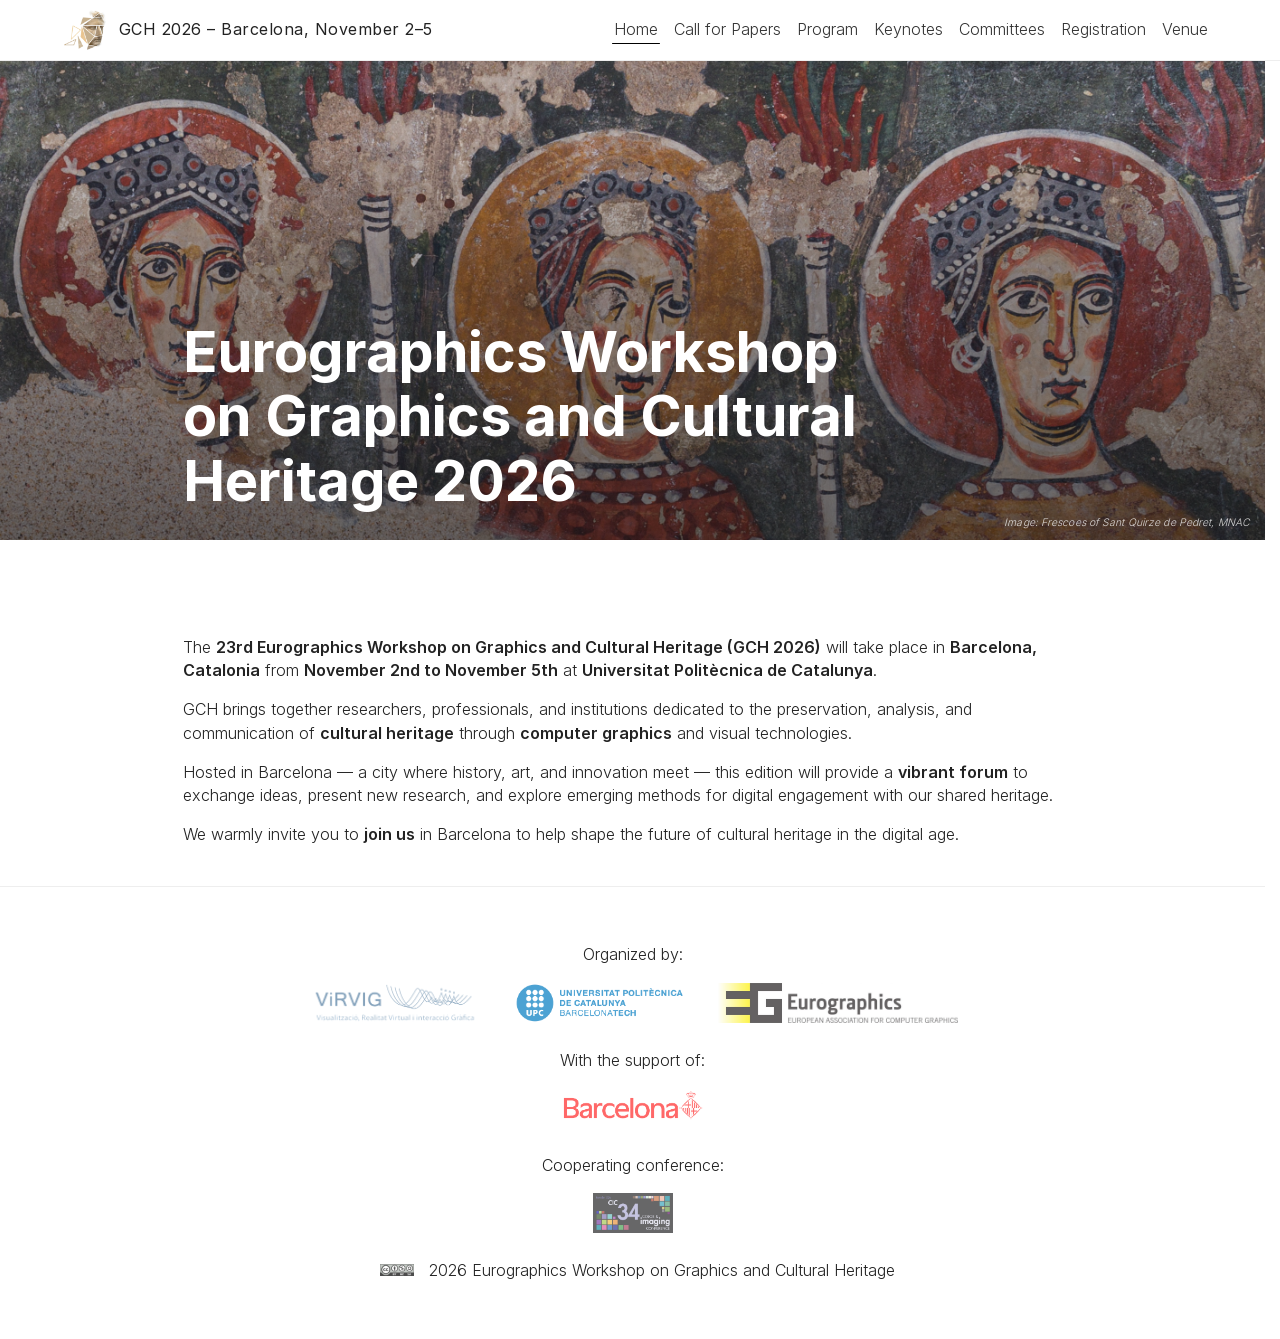
<file: index.html>
<!DOCTYPE html>
<html lang="en">
<head>
  <meta name="google-site-verification" content="f0fb345a88e001f7" />
  
  <meta charset="UTF-8">
  <meta name="viewport" content="width=device-width, initial-scale=1.0">
  <title>GCH 2026 - Graphics and Cultural Heritage. Barcelona, November 2-5 | GCH 2026 – Barcelona, November 2–5</title>
  <meta name="description" content="GCH 2026 — Eurographics Workshop on Graphics and Cultural Heritage. Barcelona, Nov 2–5. Call for papers, program, keynotes, and registration.">
  <meta name="keywords" content="GCH, Graphics and Cultural Heritage, Eurographics, conference, Barcelona 2026">
  <link rel="canonical" href="https://eg-gch2026.github.io/">

  
  <meta property="og:type" content="website">
  <meta property="og:title" content="GCH 2026 - Graphics and Cultural Heritage. Barcelona, November 2-5 | GCH 2026 – Barcelona, November 2–5">
  <meta property="og:description" content="GCH 2026 — Eurographics Workshop on Graphics and Cultural Heritage. Barcelona, Nov 2–5. Call for papers, program, keynotes, and registration.">
  <meta property="og:image" content="https://eg-gch2026.github.io/images/hero-barcelona.jpg">
  <meta property="og:url" content="https://eg-gch2026.github.io/">

  
  <meta name="twitter:card" content="summary_large_image">
  <meta name="twitter:title" content="GCH 2026 - Graphics and Cultural Heritage. Barcelona, November 2-5 | GCH 2026 – Barcelona, November 2–5">
  <meta name="twitter:description" content="GCH 2026 — Eurographics Workshop on Graphics and Cultural Heritage. Barcelona, Nov 2–5. Call for papers, program, keynotes, and registration.">
  <meta name="twitter:image" content="https://eg-gch2026.github.io/images/hero-barcelona.jpg">

  <meta http-equiv="Cache-Control" content="no-cache, no-store, must-revalidate">
  <meta http-equiv="Pragma" content="no-cache">
  <meta http-equiv="Expires" content="0">

  <link rel="stylesheet" href="https://eg-gch2026.github.io/css/style.css?v=1793449265">
  <script defer src="https://eg-gch2026.github.io/js/menu.js?v=1793449265"></script>

  
  <script type="application/ld+json">
  {
    "@context": "https://schema.org",
    "@type": "Event",
    "name": "GCH 2026 – Barcelona, November 2–5",
    "startDate": "2026-11-02",
    "endDate": "2026-11-04",
    "eventAttendanceMode": "https://schema.org/OfflineEventAttendanceMode",
    "eventStatus": "https://schema.org/EventScheduled",
    "location": {
      "@type": "Place",
      "name": "Barcelona",
      "address": {
        "@type": "PostalAddress",
        "addressLocality": "Barcelona",
        "addressCountry": "ES"
      }
    },
    "image": ["https:\/\/eg-gch2026.github.io\/images\/hero-barcelona.jpg"],
    "description": "GCH 2026 — Eurographics Workshop on Graphics and Cultural Heritage. Barcelona, Nov 2–5. Call for papers, program, keynotes, and registration.",
    "organizer": {
      "@type": "Organization",
      "name": "Eurographics Workshop on GCH",
      "url": "https:\/\/eg-gch2026.github.io\/"
    },
    "performer": [
      {
      "@type": "Organization",
      "name": "Eurographics Workshop on GCH"
      }
    ],
    "offers": {
      "@type": "Offer",
      "url": "https:\/\/eg-gch2026.github.io\/registration/",
      "price": "0",
      "priceCurrency": "EUR",
      "availability": "https://schema.org/InStock",
      "validFrom": "2026-02-11T00:00:00Z"
    }
  }
  </script>


<script async src="https://www.googletagmanager.com/gtag/js?id=G-QQ6SKV91PN"></script>
<script>
  window.dataLayer = window.dataLayer || [];
  function gtag(){dataLayer.push(arguments);}
  gtag('js', new Date());

  gtag('config', 'G-QQ6SKV91PN');
</script>



	<meta name="generator" content="Hugo 0.169.0">
</head>
<body>
  
  <noscript><iframe src="https://www.googletagmanager.com/ns.html?id=GTM-W7Z5C3RF"
  height="0" width="0" style="display:none;visibility:hidden"></iframe></noscript>
  
  <header>
  <nav>
    <div class="nav-brand">
      <img src="https://eg-gch2026.github.io/images/logo.png" alt="Logo">
      <span class="title">GCH 2026 – Barcelona, November 2–5</span>
    </div>

    <div class="nav-menu">
      <button class="menu-toggle" aria-label="Toggle navigation menu" aria-expanded="false">
        &#9776; 
      </button>
      <div class="menu-items">
                                        
        
          
          
          
          
          <a href="https://eg-gch2026.github.io/" class="is-current" aria-current="page">
            Home
          </a>
        
          
          
          
          
          <a href="https://eg-gch2026.github.io/call-for-papers/" >
            Call for Papers
          </a>
        
          
          
          
          
          <a href="https://eg-gch2026.github.io/program/" >
            Program
          </a>
        
          
          
          
          
          <a href="https://eg-gch2026.github.io/keynotes/" >
            Keynotes
          </a>
        
          
          
          
          
          <a href="https://eg-gch2026.github.io/committees/" >
            Committees
          </a>
        
          
          
          
          
          <a href="https://eg-gch2026.github.io/registration/" >
            Registration
          </a>
        
          
          
          
          
          <a href="https://eg-gch2026.github.io/venue/" >
            Venue
          </a>
        
      </div>
    </div>
  </nav>
</header>

  
  <section class="hero">
    <img src="https://eg-gch2026.github.io/images/hero-barcelona.jpg" alt="Hero image">
    <h1 class="hero-title">Eurographics Workshop<br>on Graphics and Cultural<br>Heritage 2026</h1>
    <span class="hero-image-credit">Image: Frescoes of Sant Quirze de Pedret, MNAC</span>
  </section>

  <main>
    <p>The <strong>23rd Eurographics Workshop on Graphics and Cultural Heritage (GCH 2026)</strong> will take place in <strong>Barcelona, Catalonia</strong> from <strong>November 2nd to November 5th</strong> at <strong>Universitat Politècnica de Catalunya</strong>.</p>
<p>GCH brings together researchers, professionals, and institutions dedicated to the preservation, analysis, and communication of <strong>cultural heritage</strong> through <strong>computer graphics</strong> and visual technologies.</p>
<p>Hosted in Barcelona — a city where history, art, and innovation meet — this edition will provide a <strong>vibrant forum</strong> to exchange ideas, present new research, and explore emerging methods for digital engagement with our shared heritage.</p>
<p>We warmly invite you to <strong>join us</strong> in Barcelona to help shape the future of cultural heritage in the digital age.</p>

  </main>

  <footer>
  <p>Organized by:</p>
  <div>
    <a href="https://www.virvig.eu/"><img src="https://eg-gch2026.github.io/images/virvig.png" alt="ViRVIG"></a>
    <a href="https://www.upc.edu"><img src="https://eg-gch2026.github.io/images/upc.png" alt="Universitat Politècnica de Catalunya"></a>
    <a href="https://www.eg.org"><img src="https://eg-gch2026.github.io/images/eg.jpg" alt="Eurographics"></a>
  </div>
  <p style="margin-top:20px;">With the support of:</p>
  <div>
    <a href="https://www.barcelona.cat" target="_blank" rel="noopener"><img src="https://eg-gch2026.github.io/images/AJBCN_Sign_Com_Vermell_Transparent.png" alt="Ajuntament de Barcelona"></a>
  </div>
  <p style="margin-top:20px;">Cooperating conference:</p>
  <div>
    <a href="https://imaging.org/IST/Conferences/CIC/CIC2026/CIC34_Home.aspx?WebsiteKey=6d978a6f-475d-46cc-bcf2-7a9e3d5f8f82&hkey=ed1ff42c-2567-4a3e-9c8f-9956598d2198&8a93a38c6b0c=1#8a93a38c6b0c" target="_blank" rel="noopener"><img src="https://eg-gch2026.github.io/images/CIC34_250x125_Nov.png" alt="CIC34"></a>
  </div>
  <p style="margin-top:20px;"><a href="https://creativecommons.org/licenses/by-nc-sa/4.0/"><img style="height:12px" src="https://eg-gch2026.github.io/images/by-nc-sa.png" alt="CC-BY-NC-SA license"></a> 2026 Eurographics Workshop on Graphics and Cultural Heritage</p>
</footer>
</body>
</html>
</file>
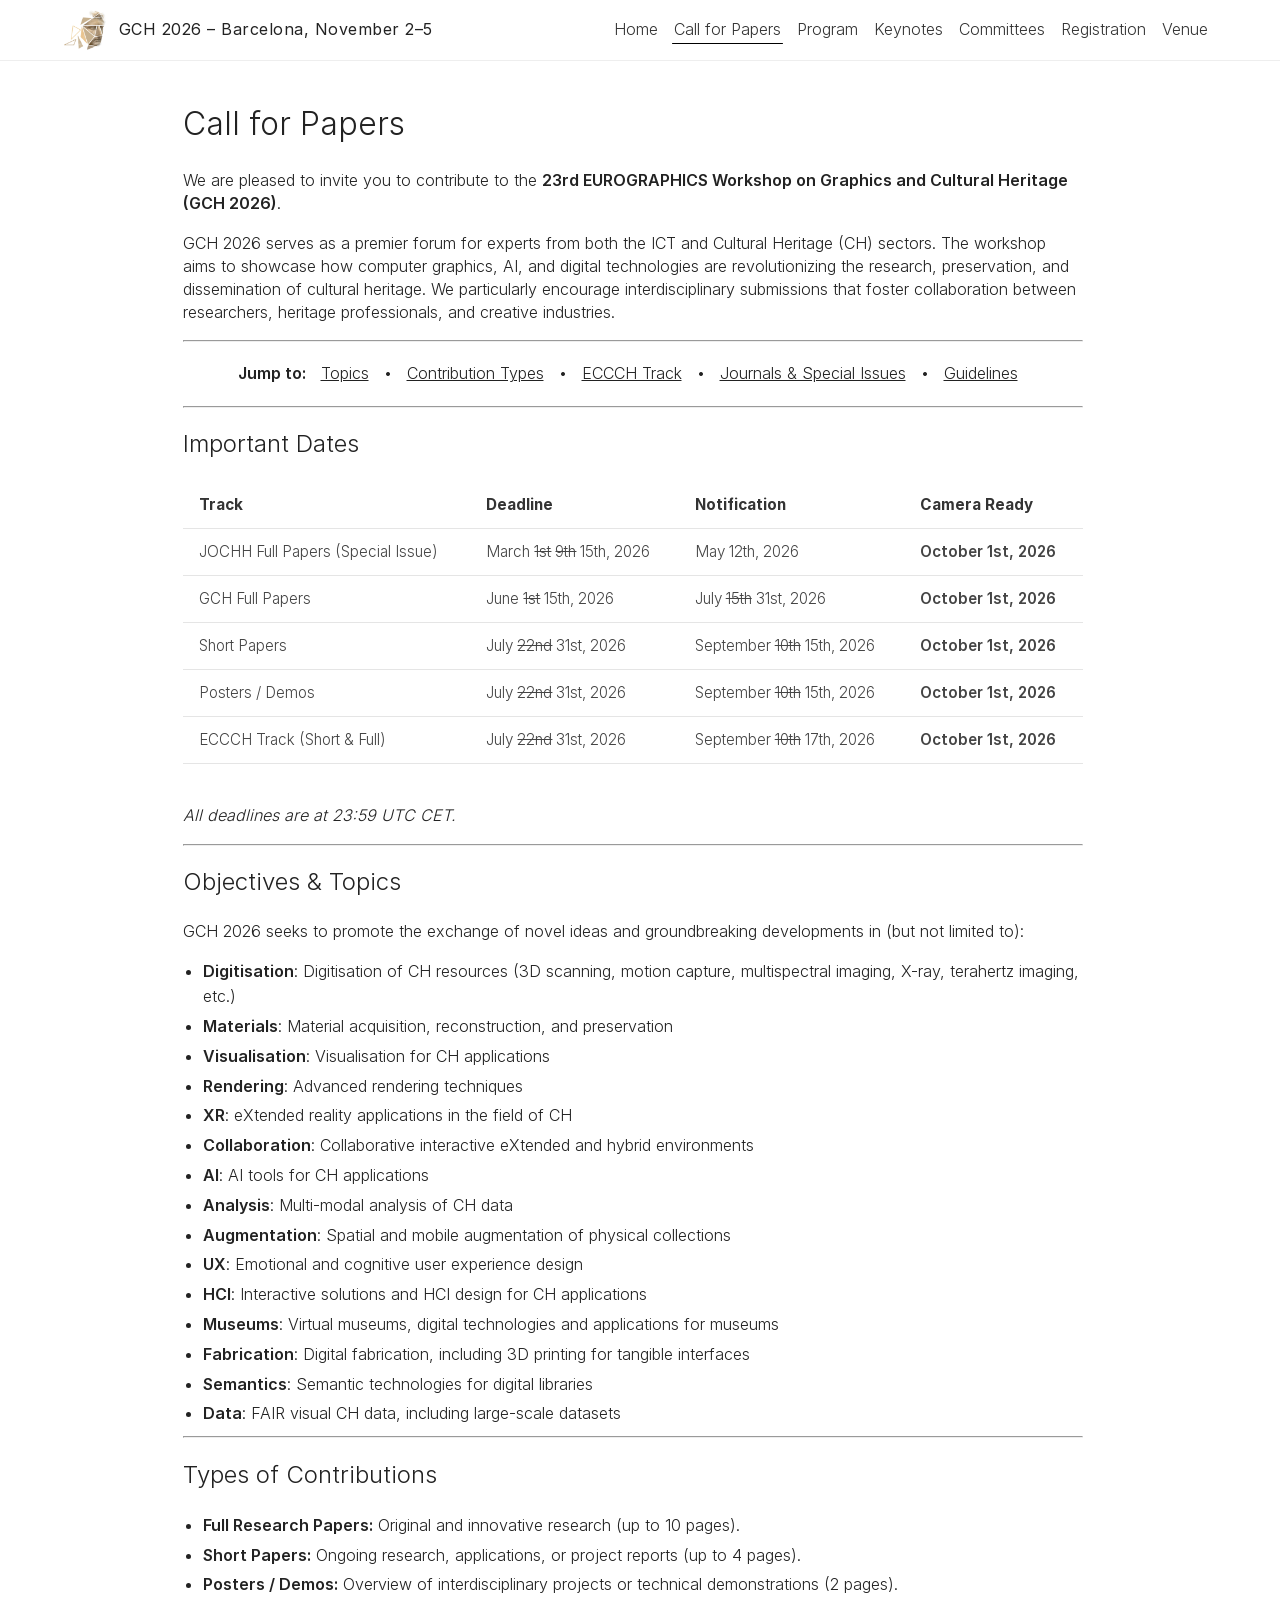
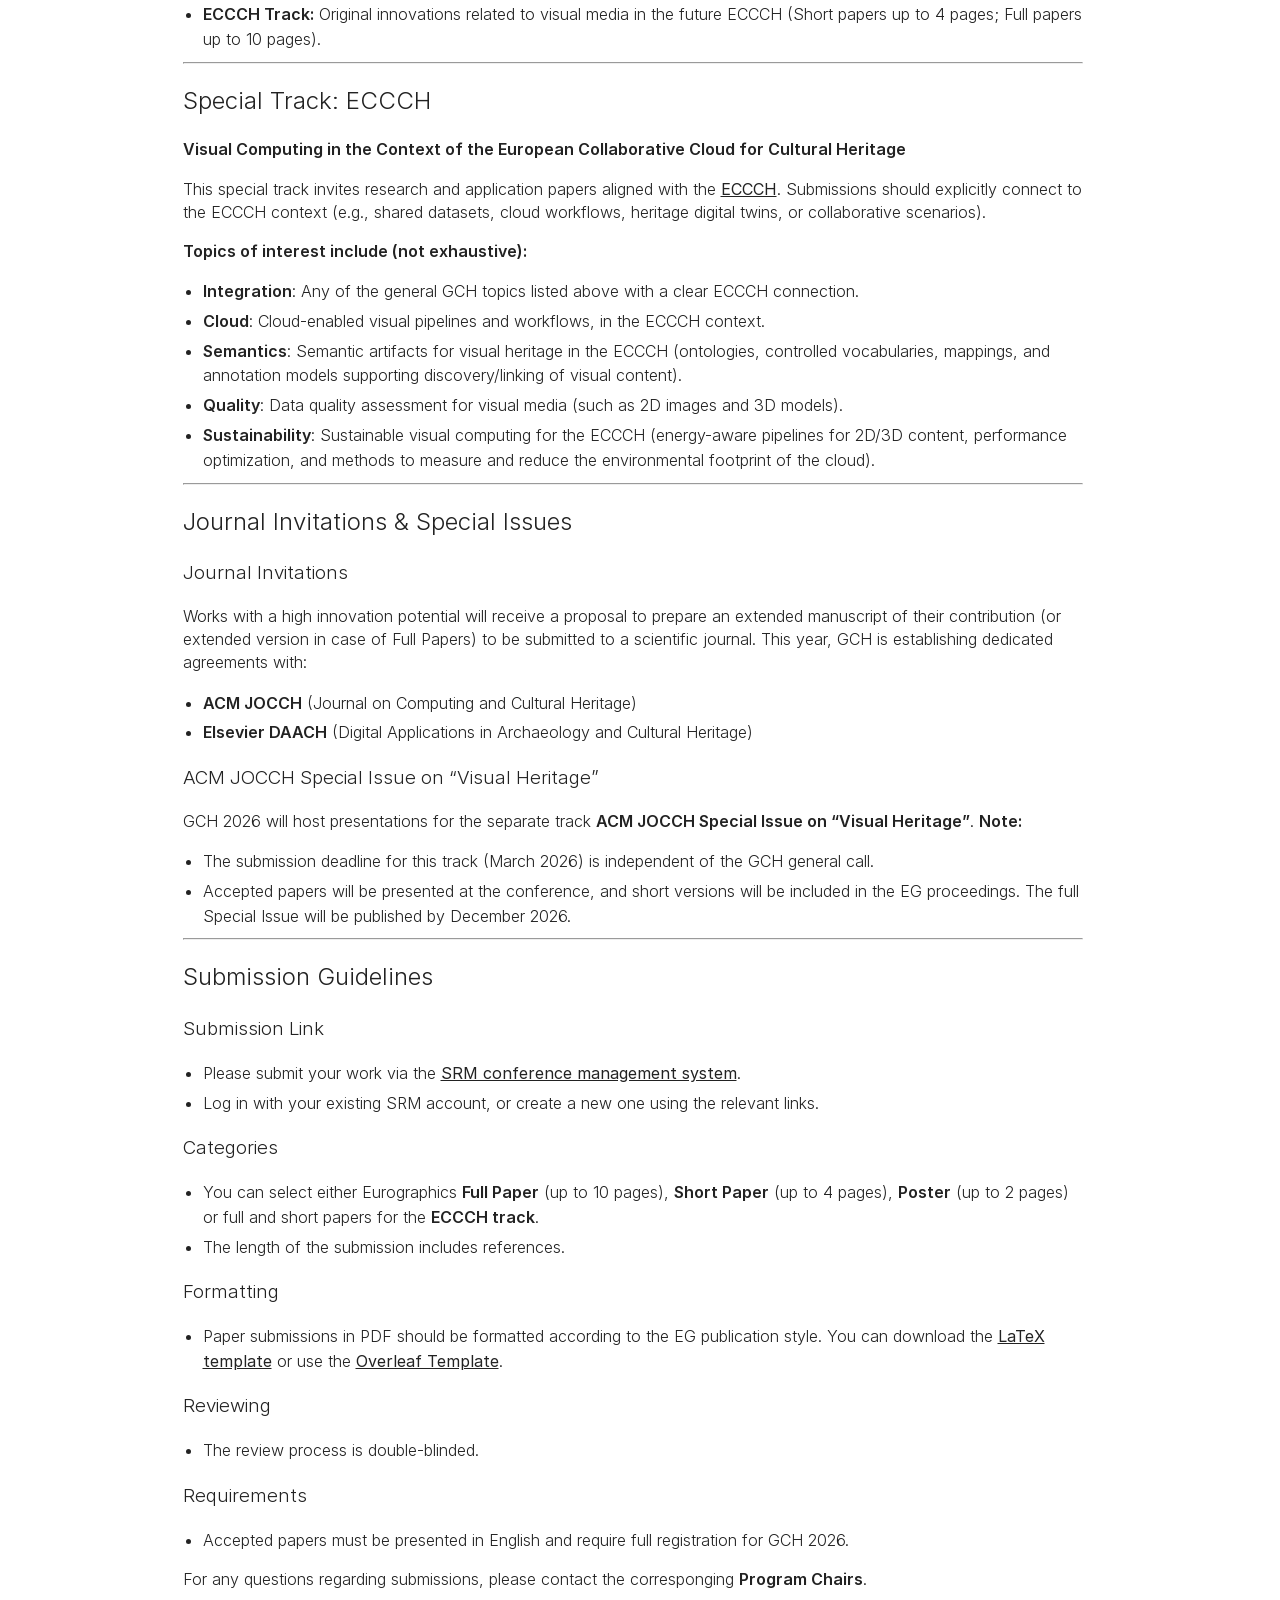
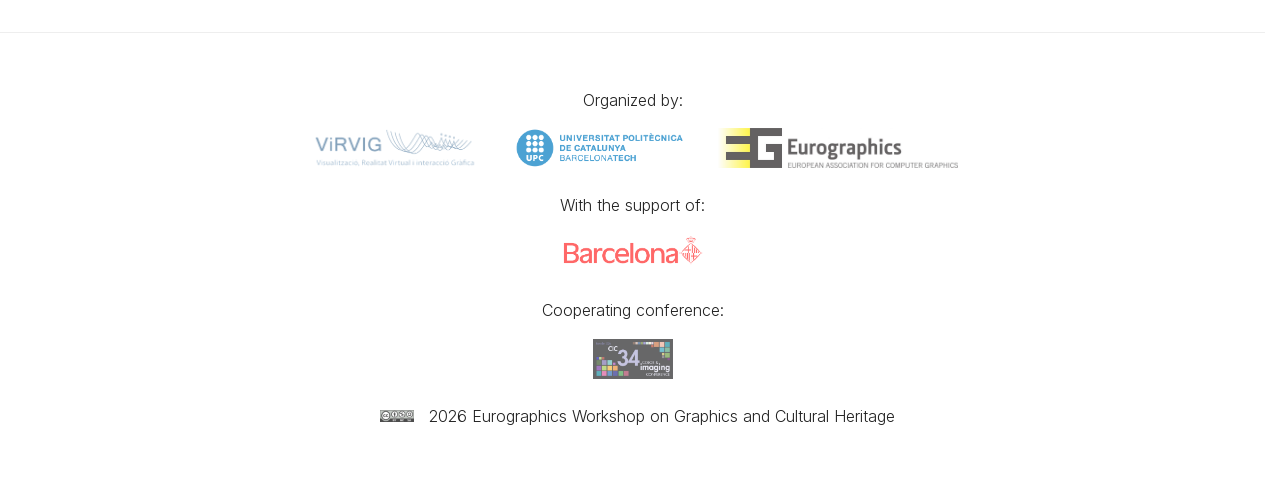
<file: call-for-papers/index.html>
<!DOCTYPE html>
<html lang="en">
<head>
  <meta name="google-site-verification" content="f0fb345a88e001f7" />
  
  <meta charset="UTF-8">
  <meta name="viewport" content="width=device-width, initial-scale=1.0">
  <title>Call for Papers - GCH 2026</title>
  <meta name="description" content="GCH 2026 — Eurographics Workshop on Graphics and Cultural Heritage. Barcelona, Nov 2–5. Call for papers, program, keynotes, and registration.">
  <meta name="keywords" content="GCH, Graphics and Cultural Heritage, Eurographics, conference, Barcelona 2026">
  <link rel="canonical" href="https://eg-gch2026.github.io/call-for-papers/">

  
  <meta property="og:type" content="article">
  <meta property="og:title" content="Call for Papers | GCH 2026 – Barcelona, November 2–5">
  <meta property="og:description" content="GCH 2026 — Eurographics Workshop on Graphics and Cultural Heritage. Barcelona, Nov 2–5. Call for papers, program, keynotes, and registration.">
  <meta property="og:image" content="https://eg-gch2026.github.io/images/hero-barcelona.jpg">
  <meta property="og:url" content="https://eg-gch2026.github.io/call-for-papers/">

  
  <meta name="twitter:card" content="summary_large_image">
  <meta name="twitter:title" content="Call for Papers | GCH 2026 – Barcelona, November 2–5">
  <meta name="twitter:description" content="GCH 2026 — Eurographics Workshop on Graphics and Cultural Heritage. Barcelona, Nov 2–5. Call for papers, program, keynotes, and registration.">
  <meta name="twitter:image" content="https://eg-gch2026.github.io/images/hero-barcelona.jpg">

  <meta http-equiv="Cache-Control" content="no-cache, no-store, must-revalidate">
  <meta http-equiv="Pragma" content="no-cache">
  <meta http-equiv="Expires" content="0">

  <link rel="stylesheet" href="https://eg-gch2026.github.io/css/style.css?v=1793449265">
  <script defer src="https://eg-gch2026.github.io/js/menu.js?v=1793449265"></script>

  
  <script type="application/ld+json">
  {
    "@context": "https://schema.org",
    "@type": "Event",
    "name": "GCH 2026 – Barcelona, November 2–5",
    "startDate": "2026-11-02",
    "endDate": "2026-11-04",
    "eventAttendanceMode": "https://schema.org/OfflineEventAttendanceMode",
    "eventStatus": "https://schema.org/EventScheduled",
    "location": {
      "@type": "Place",
      "name": "Barcelona",
      "address": {
        "@type": "PostalAddress",
        "addressLocality": "Barcelona",
        "addressCountry": "ES"
      }
    },
    "image": ["https:\/\/eg-gch2026.github.io\/images\/hero-barcelona.jpg"],
    "description": "GCH 2026 — Eurographics Workshop on Graphics and Cultural Heritage. Barcelona, Nov 2–5. Call for papers, program, keynotes, and registration.",
    "organizer": {
      "@type": "Organization",
      "name": "Eurographics Workshop on GCH",
      "url": "https:\/\/eg-gch2026.github.io\/"
    },
    "performer": [
      {
      "@type": "Organization",
      "name": "Eurographics Workshop on GCH"
      }
    ],
    "offers": {
      "@type": "Offer",
      "url": "https:\/\/eg-gch2026.github.io\/registration/",
      "price": "0",
      "priceCurrency": "EUR",
      "availability": "https://schema.org/InStock",
      "validFrom": "2026-02-11T00:00:00Z"
    }
  }
  </script>


<script async src="https://www.googletagmanager.com/gtag/js?id=G-QQ6SKV91PN"></script>
<script>
  window.dataLayer = window.dataLayer || [];
  function gtag(){dataLayer.push(arguments);}
  gtag('js', new Date());

  gtag('config', 'G-QQ6SKV91PN');
</script>



</head>
<body>
  
  <noscript><iframe src="https://www.googletagmanager.com/ns.html?id=GTM-W7Z5C3RF"
  height="0" width="0" style="display:none;visibility:hidden"></iframe></noscript>
  
  <header>
  <nav>
    <div class="nav-brand">
      <img src="https://eg-gch2026.github.io/images/logo.png" alt="Logo">
      <span class="title">GCH 2026 – Barcelona, November 2–5</span>
    </div>

    <div class="nav-menu">
      <button class="menu-toggle" aria-label="Toggle navigation menu" aria-expanded="false">
        &#9776; 
      </button>
      <div class="menu-items">
                                        
        
          
          
          
          
          <a href="https://eg-gch2026.github.io/" >
            Home
          </a>
        
          
          
          
          
          <a href="https://eg-gch2026.github.io/call-for-papers/" class="is-current" aria-current="page">
            Call for Papers
          </a>
        
          
          
          
          
          <a href="https://eg-gch2026.github.io/program/" >
            Program
          </a>
        
          
          
          
          
          <a href="https://eg-gch2026.github.io/keynotes/" >
            Keynotes
          </a>
        
          
          
          
          
          <a href="https://eg-gch2026.github.io/committees/" >
            Committees
          </a>
        
          
          
          
          
          <a href="https://eg-gch2026.github.io/registration/" >
            Registration
          </a>
        
          
          
          
          
          <a href="https://eg-gch2026.github.io/venue/" >
            Venue
          </a>
        
      </div>
    </div>
  </nav>
</header>

  
  <main>
    <h1>Call for Papers</h1>
    <p>We are pleased to invite you to contribute to the <strong>23rd EUROGRAPHICS Workshop on Graphics and Cultural Heritage (GCH 2026)</strong>.</p>
<p>GCH 2026 serves as a premier forum for experts from both the ICT and Cultural Heritage (CH) sectors. The workshop aims to showcase how computer graphics, AI, and digital technologies are revolutionizing the research, preservation, and dissemination of cultural heritage. We particularly encourage interdisciplinary submissions that foster collaboration between researchers, heritage professionals, and creative industries.</p>
<hr>
<div class="jump-links">
<p><strong>Jump to:</strong> <a href="#topics">Topics</a> • <a href="#types-of-contributions">Contribution Types</a> • <a href="#special-track-eccch">ECCCH Track</a> • <a href="#journal-invitations--special-issues">Journals &amp; Special Issues</a> • <a href="#submission-guidelines">Guidelines</a></p>
</div>
<hr>
<h2 id="important-dates">Important Dates</h2>
<div class="dates-desktop">
  <table class="dates-table-desktop">
    <thead>
      <tr>
        <th>Track</th>
        <th>Deadline</th>
        <th>Notification</th>
        <th>Camera Ready</th>
      </tr>
    </thead>
    <tbody><tr>
            <td>JOCHH Full Papers (Special Issue)</td>
            <td>March <del>1st</del> <del>9th</del> 15th, 2026</td>
            <td>May 12th, 2026</td>
            <td><strong>October 1st, 2026</strong></td>
          </tr><tr>
            <td>GCH Full Papers</td>
            <td>June <del>1st</del> 15th, 2026</td>
            <td>July <del>15th</del> 31st, 2026</td>
            <td><strong>October 1st, 2026</strong></td>
          </tr><tr>
            <td>Short Papers</td>
            <td>July <del>22nd</del> 31st, 2026</td>
            <td>September <del>10th</del> 15th, 2026</td>
            <td><strong>October 1st, 2026</strong></td>
          </tr><tr>
            <td>Posters / Demos</td>
            <td>July <del>22nd</del> 31st, 2026</td>
            <td>September <del>10th</del> 15th, 2026</td>
            <td><strong>October 1st, 2026</strong></td>
          </tr><tr>
            <td>ECCCH Track (Short &amp; Full)</td>
            <td>July <del>22nd</del> 31st, 2026</td>
            <td>September <del>10th</del> 17th, 2026</td>
            <td><strong>October 1st, 2026</strong></td>
          </tr>
    </tbody>
  </table>
</div>

<div class="dates-table-cards"><div class="table-card">
        <div><strong>Track:</strong> JOCHH Full Papers (Special Issue)</div>
        <div><strong>Deadline:</strong> March <del>1st</del> <del>9th</del> 15th, 2026</div>
        <div><strong>Notification:</strong> May 12th, 2026</div>
        <div><strong>Camera Ready:</strong> <strong>October 1st, 2026</strong></div>
      </div><div class="table-card">
        <div><strong>Track:</strong> GCH Full Papers</div>
        <div><strong>Deadline:</strong> June <del>1st</del> 15th, 2026</div>
        <div><strong>Notification:</strong> July <del>15th</del> 31st, 2026</div>
        <div><strong>Camera Ready:</strong> <strong>October 1st, 2026</strong></div>
      </div><div class="table-card">
        <div><strong>Track:</strong> Short Papers</div>
        <div><strong>Deadline:</strong> July <del>22nd</del> 31st, 2026</div>
        <div><strong>Notification:</strong> September <del>10th</del> 15th, 2026</div>
        <div><strong>Camera Ready:</strong> <strong>October 1st, 2026</strong></div>
      </div><div class="table-card">
        <div><strong>Track:</strong> Posters / Demos</div>
        <div><strong>Deadline:</strong> July <del>22nd</del> 31st, 2026</div>
        <div><strong>Notification:</strong> September <del>10th</del> 15th, 2026</div>
        <div><strong>Camera Ready:</strong> <strong>October 1st, 2026</strong></div>
      </div><div class="table-card">
        <div><strong>Track:</strong> ECCCH Track (Short &amp; Full)</div>
        <div><strong>Deadline:</strong> July <del>22nd</del> 31st, 2026</div>
        <div><strong>Notification:</strong> September <del>10th</del> 17th, 2026</div>
        <div><strong>Camera Ready:</strong> <strong>October 1st, 2026</strong></div>
      </div>
</div>
<p><em>All deadlines are at 23:59 UTC CET.</em></p>
<hr>
<h2 id="topics" class="gch-section-title">Objectives &amp; Topics</h2>
<p>GCH 2026 seeks to promote the exchange of novel ideas and groundbreaking developments in (but not limited to):</p>
<ul>
<li><strong>Digitisation</strong>: Digitisation of CH resources (3D scanning, motion capture, multispectral imaging, X-ray, terahertz imaging, etc.)</li>
<li><strong>Materials</strong>: Material acquisition, reconstruction, and preservation</li>
<li><strong>Visualisation</strong>: Visualisation for CH applications</li>
<li><strong>Rendering</strong>: Advanced rendering techniques</li>
<li><strong>XR</strong>: eXtended reality applications in the field of CH</li>
<li><strong>Collaboration</strong>: Collaborative interactive eXtended and hybrid environments</li>
<li><strong>AI</strong>: AI tools for CH applications</li>
<li><strong>Analysis</strong>: Multi-modal analysis of CH data</li>
<li><strong>Augmentation</strong>: Spatial and mobile augmentation of physical collections</li>
<li><strong>UX</strong>: Emotional and cognitive user experience design</li>
<li><strong>HCI</strong>: Interactive solutions and HCI design for CH applications</li>
<li><strong>Museums</strong>: Virtual museums, digital technologies and applications for museums</li>
<li><strong>Fabrication</strong>: Digital fabrication, including 3D printing for tangible interfaces</li>
<li><strong>Semantics</strong>: Semantic technologies for digital libraries</li>
<li><strong>Data</strong>: FAIR visual CH data, including large-scale datasets</li>
</ul>
<hr>
<h2 id="types-of-contributions">Types of Contributions</h2>
<ul>
<li><strong>Full Research Papers:</strong> Original and innovative research (up to 10 pages).</li>
<li><strong>Short Papers:</strong> Ongoing research, applications, or project reports (up to 4 pages).</li>
<li><strong>Posters / Demos:</strong> Overview of interdisciplinary projects or technical demonstrations (2 pages).</li>
<li><strong>ECCCH Track:</strong> Original innovations related to visual media in the future ECCCH (Short papers up to 4 pages; Full papers up to 10 pages).</li>
</ul>
<hr>
<h2 id="special-track-eccch">Special Track: ECCCH</h2>
<p><strong>Visual Computing in the Context of the European Collaborative Cloud for Cultural Heritage</strong></p>
<p>This special track invites research and application papers aligned with the <a href="https://www.echoes-eccch.eu/community">ECCCH</a>. Submissions should explicitly connect to the ECCCH context (e.g., shared datasets, cloud workflows, heritage digital twins, or collaborative scenarios).</p>
<p><strong>Topics of interest include (not exhaustive):</strong></p>
<ul>
<li><strong>Integration</strong>: Any of the general GCH topics listed above with a clear ECCCH connection.</li>
<li><strong>Cloud</strong>: Cloud-enabled visual pipelines and workflows, in the ECCCH context.</li>
<li><strong>Semantics</strong>: Semantic artifacts for visual heritage in the ECCCH (ontologies, controlled vocabularies, mappings, and annotation models supporting discovery/linking of visual content).</li>
<li><strong>Quality</strong>: Data quality assessment for visual media (such as 2D images and 3D models).</li>
<li><strong>Sustainability</strong>: Sustainable visual computing for the ECCCH (energy-aware pipelines for 2D/3D content, performance optimization, and methods to measure and reduce the environmental footprint of the cloud).</li>
</ul>
<hr>
<h2 id="journal-invitations--special-issues">Journal Invitations &amp; Special Issues</h2>
<h3 id="journal-invitations">Journal Invitations</h3>
<p>Works with a high innovation potential will receive a proposal to prepare an extended manuscript of their contribution (or extended version in case of Full Papers) to be submitted to a scientific journal. This year, GCH is establishing dedicated agreements with:</p>
<ul>
<li><strong>ACM JOCCH</strong> (Journal on Computing and Cultural Heritage)</li>
<li><strong>Elsevier DAACH</strong> (Digital Applications in Archaeology and Cultural Heritage)</li>
</ul>
<h3 id="acm-jocch-special-issue-on-visual-heritage">ACM JOCCH Special Issue on “Visual Heritage”</h3>
<p>GCH 2026 will host presentations for the separate track <strong>ACM JOCCH Special Issue on &ldquo;Visual Heritage&rdquo;</strong>.
<strong>Note:</strong></p>
<ul>
<li>The submission deadline for this track (March 2026) is independent of the GCH general call.</li>
<li>Accepted papers will be presented at the conference, and short versions will be included in the EG proceedings. The full Special Issue will be published by December 2026.</li>
</ul>
<hr>
<h2 id="submission-guidelines">Submission Guidelines</h2>
<h3 id="submission-link">Submission Link</h3>
<ul>
<li>Please submit your work via the <a href="https://srmv2.eg.org/COMFy/Conference/GCH_2026">SRM conference management system</a>.</li>
<li>Log in with your existing SRM account, or create a new one using the relevant links.</li>
</ul>
<h3 id="categories">Categories</h3>
<ul>
<li>You can select either Eurographics <strong>Full Paper</strong> (up to 10 pages), <strong>Short Paper</strong> (up to 4 pages), <strong>Poster</strong> (up to 2 pages) or full and short papers for the <strong>ECCCH track</strong>.</li>
<li>The length of the submission includes references.</li>
</ul>
<h3 id="formatting">Formatting</h3>
<ul>
<li>Paper submissions in PDF should be formatted according to the EG publication style. You can download the <a href="https://eg-gch2026.github.io/GCH2026___Adapted_Eurographics_Style.zip">LaTeX template</a> or use the <a href="https://www.overleaf.com/latex/templates/gch2026-official-latex-template/mksydnbgwydx">Overleaf Template</a>.</li>
</ul>
<h3 id="reviewing">Reviewing</h3>
<ul>
<li>The review process is double-blinded.</li>
</ul>
<h3 id="requirements">Requirements</h3>
<ul>
<li>Accepted papers must be presented in English and require full registration for GCH 2026.</li>
</ul>
<p>For any questions regarding submissions, please contact the corresponging <strong>Program Chairs</strong>.</p>

  </main>

  <footer>
  <p>Organized by:</p>
  <div>
    <a href="https://www.virvig.eu/"><img src="https://eg-gch2026.github.io/images/virvig.png" alt="ViRVIG"></a>
    <a href="https://www.upc.edu"><img src="https://eg-gch2026.github.io/images/upc.png" alt="Universitat Politècnica de Catalunya"></a>
    <a href="https://www.eg.org"><img src="https://eg-gch2026.github.io/images/eg.jpg" alt="Eurographics"></a>
  </div>
  <p style="margin-top:20px;">With the support of:</p>
  <div>
    <a href="https://www.barcelona.cat" target="_blank" rel="noopener"><img src="https://eg-gch2026.github.io/images/AJBCN_Sign_Com_Vermell_Transparent.png" alt="Ajuntament de Barcelona"></a>
  </div>
  <p style="margin-top:20px;">Cooperating conference:</p>
  <div>
    <a href="https://imaging.org/IST/Conferences/CIC/CIC2026/CIC34_Home.aspx?WebsiteKey=6d978a6f-475d-46cc-bcf2-7a9e3d5f8f82&hkey=ed1ff42c-2567-4a3e-9c8f-9956598d2198&8a93a38c6b0c=1#8a93a38c6b0c" target="_blank" rel="noopener"><img src="https://eg-gch2026.github.io/images/CIC34_250x125_Nov.png" alt="CIC34"></a>
  </div>
  <p style="margin-top:20px;"><a href="https://creativecommons.org/licenses/by-nc-sa/4.0/"><img style="height:12px" src="https://eg-gch2026.github.io/images/by-nc-sa.png" alt="CC-BY-NC-SA license"></a> 2026 Eurographics Workshop on Graphics and Cultural Heritage</p>
</footer>
</body>
</html>
</file>
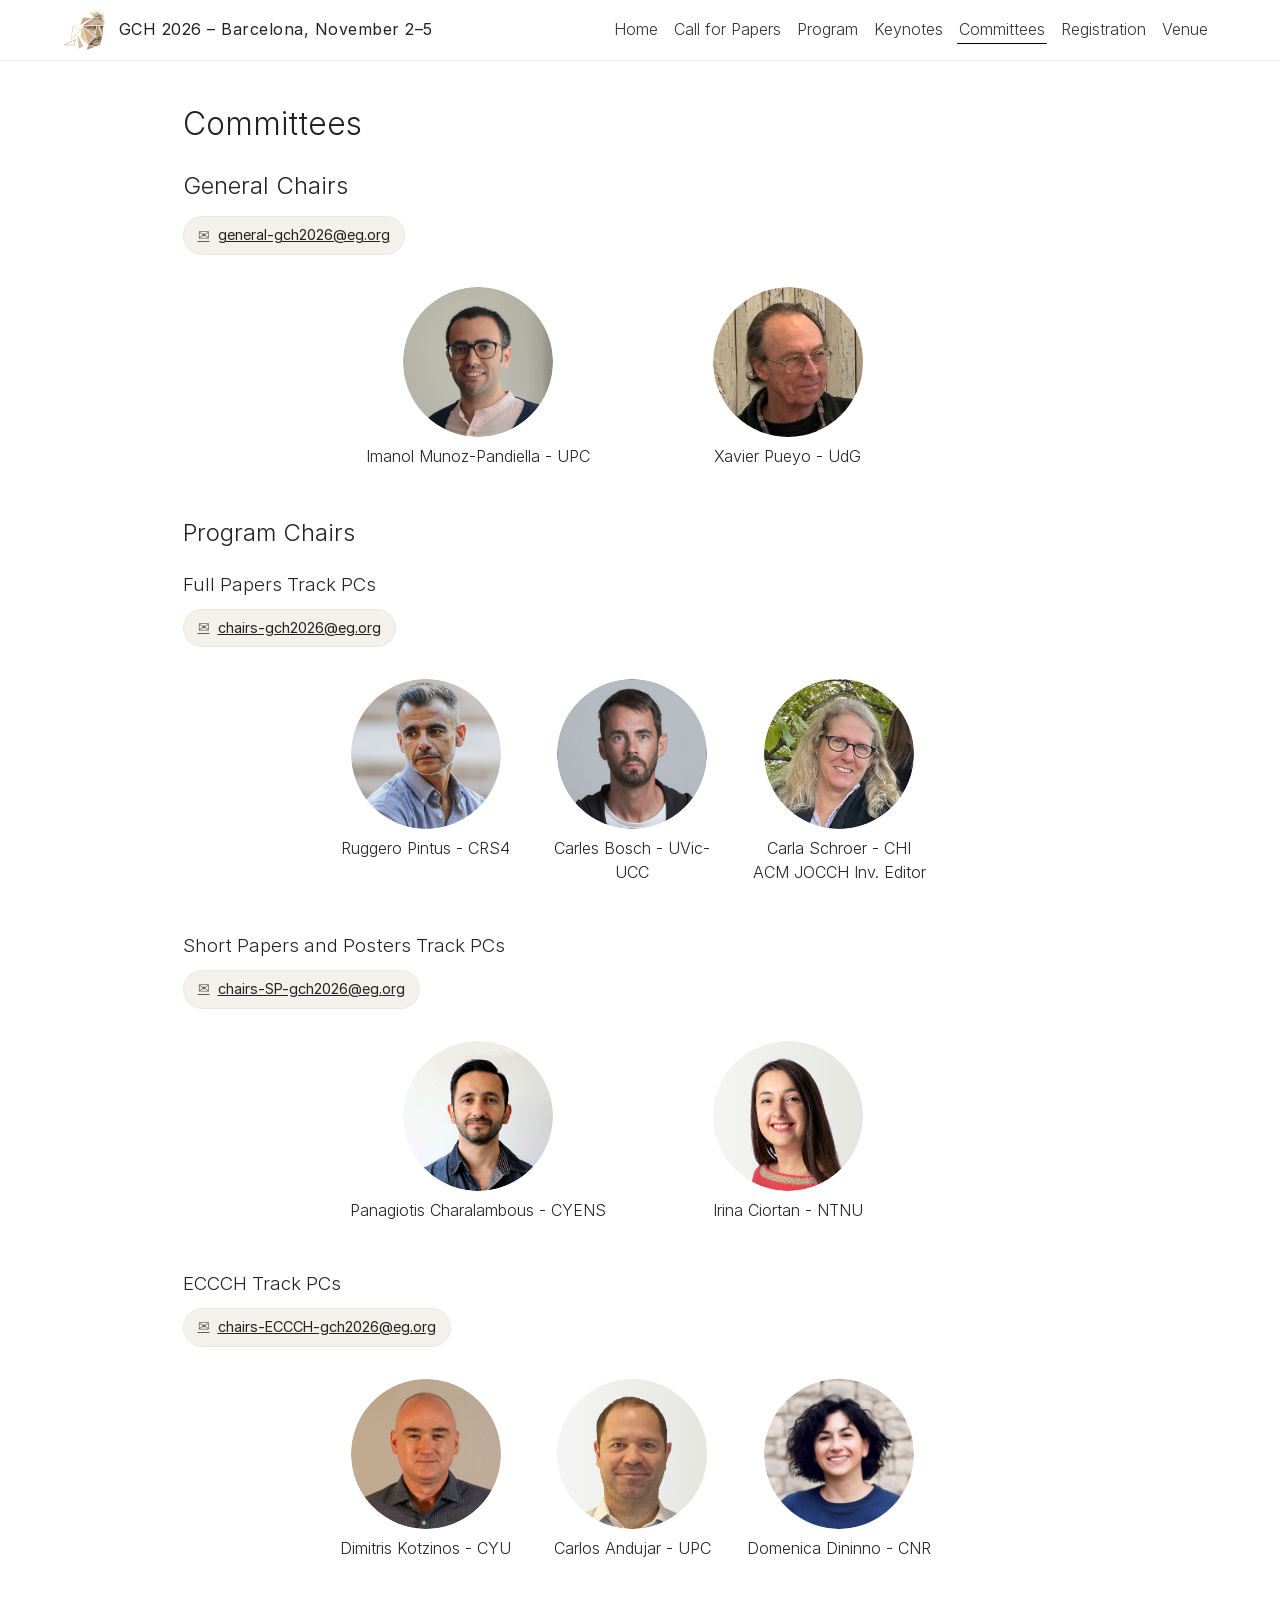
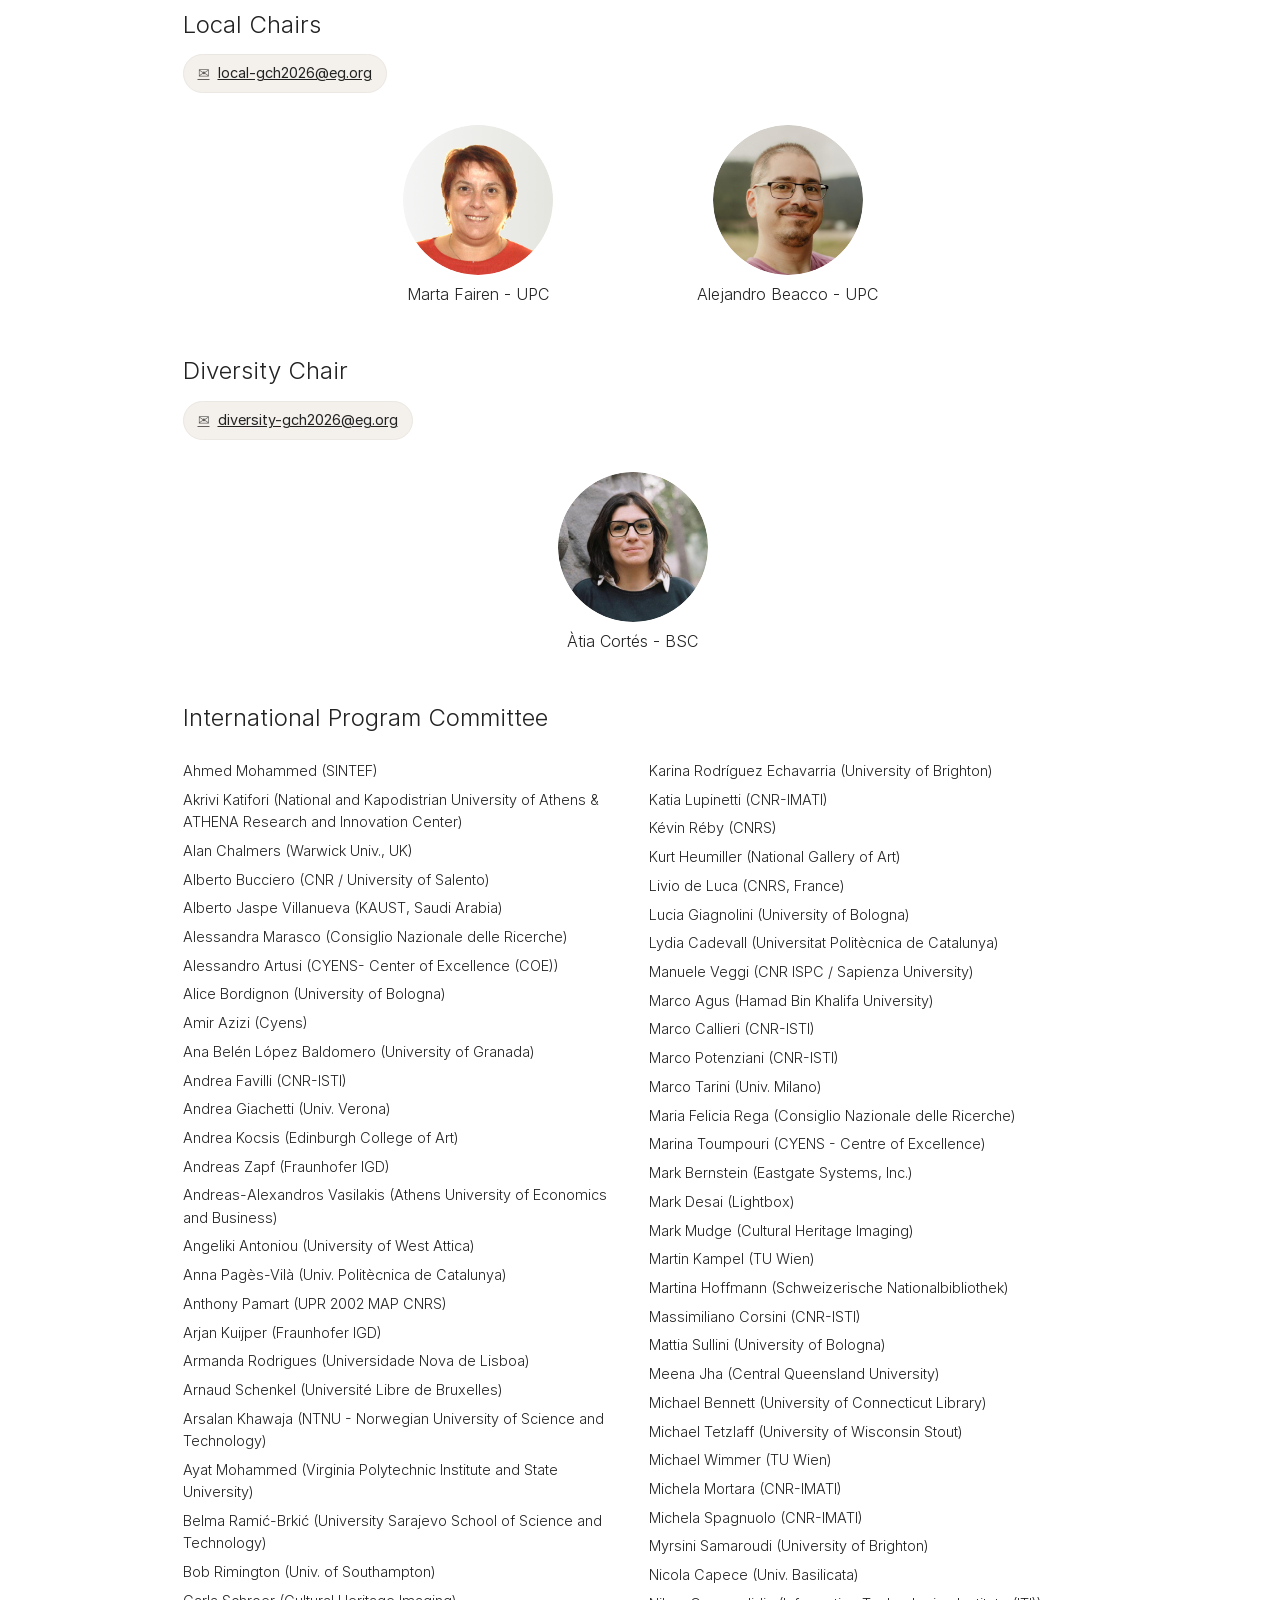
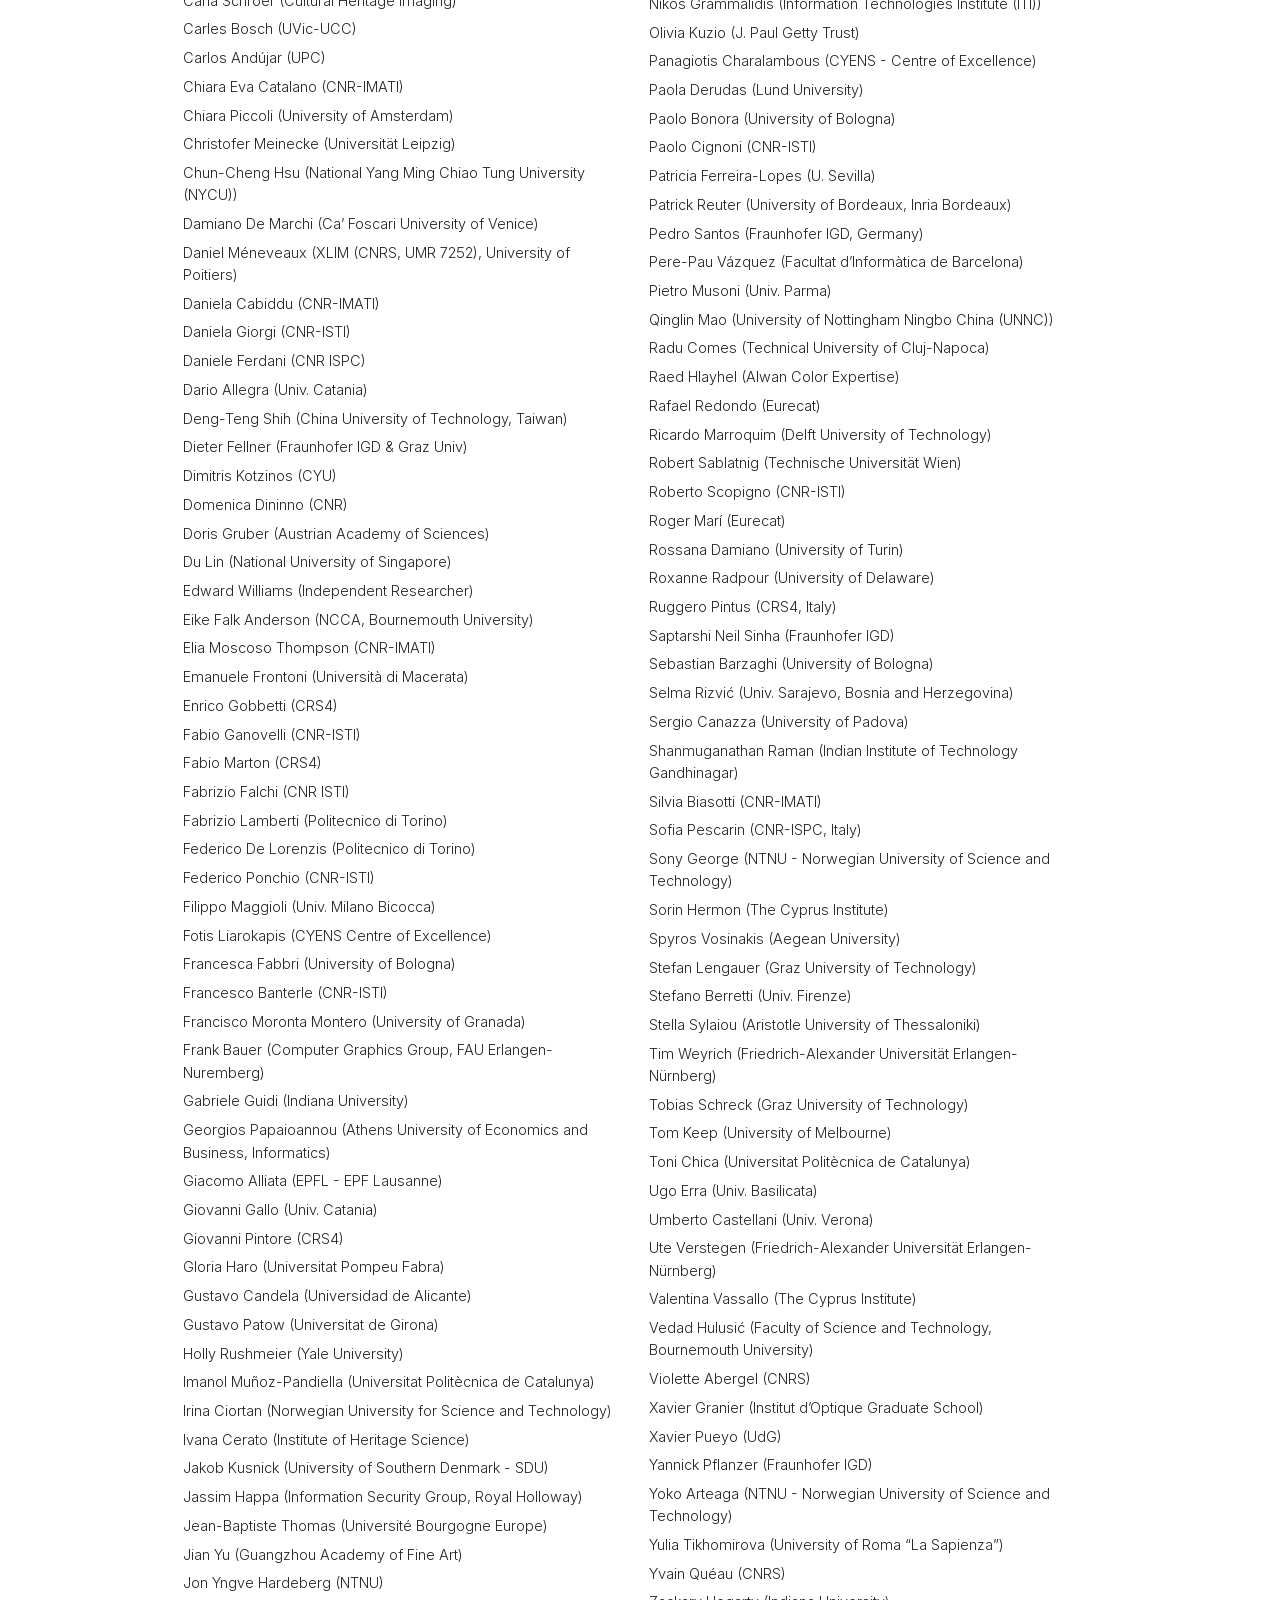
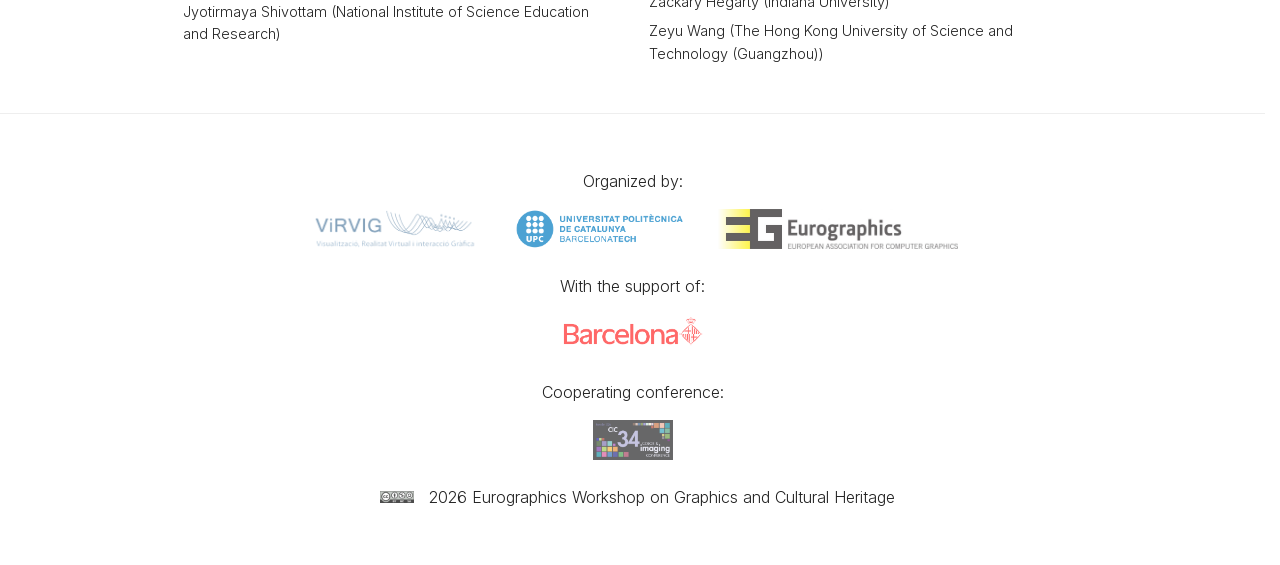
<file: committees/index.html>
<!DOCTYPE html>
<html lang="en">
<head>
  <meta name="google-site-verification" content="f0fb345a88e001f7" />
  
  <meta charset="UTF-8">
  <meta name="viewport" content="width=device-width, initial-scale=1.0">
  <title>Committees - GCH 2026</title>
  <meta name="description" content="GCH 2026 — Eurographics Workshop on Graphics and Cultural Heritage. Barcelona, Nov 2–5. Call for papers, program, keynotes, and registration.">
  <meta name="keywords" content="GCH, Graphics and Cultural Heritage, Eurographics, conference, Barcelona 2026">
  <link rel="canonical" href="https://eg-gch2026.github.io/committees/">

  
  <meta property="og:type" content="article">
  <meta property="og:title" content="Committees | GCH 2026 – Barcelona, November 2–5">
  <meta property="og:description" content="GCH 2026 — Eurographics Workshop on Graphics and Cultural Heritage. Barcelona, Nov 2–5. Call for papers, program, keynotes, and registration.">
  <meta property="og:image" content="https://eg-gch2026.github.io/images/hero-barcelona.jpg">
  <meta property="og:url" content="https://eg-gch2026.github.io/committees/">

  
  <meta name="twitter:card" content="summary_large_image">
  <meta name="twitter:title" content="Committees | GCH 2026 – Barcelona, November 2–5">
  <meta name="twitter:description" content="GCH 2026 — Eurographics Workshop on Graphics and Cultural Heritage. Barcelona, Nov 2–5. Call for papers, program, keynotes, and registration.">
  <meta name="twitter:image" content="https://eg-gch2026.github.io/images/hero-barcelona.jpg">

  <meta http-equiv="Cache-Control" content="no-cache, no-store, must-revalidate">
  <meta http-equiv="Pragma" content="no-cache">
  <meta http-equiv="Expires" content="0">

  <link rel="stylesheet" href="https://eg-gch2026.github.io/css/style.css?v=1793449265">
  <script defer src="https://eg-gch2026.github.io/js/menu.js?v=1793449265"></script>

  
  <script type="application/ld+json">
  {
    "@context": "https://schema.org",
    "@type": "Event",
    "name": "GCH 2026 – Barcelona, November 2–5",
    "startDate": "2026-11-02",
    "endDate": "2026-11-04",
    "eventAttendanceMode": "https://schema.org/OfflineEventAttendanceMode",
    "eventStatus": "https://schema.org/EventScheduled",
    "location": {
      "@type": "Place",
      "name": "Barcelona",
      "address": {
        "@type": "PostalAddress",
        "addressLocality": "Barcelona",
        "addressCountry": "ES"
      }
    },
    "image": ["https:\/\/eg-gch2026.github.io\/images\/hero-barcelona.jpg"],
    "description": "GCH 2026 — Eurographics Workshop on Graphics and Cultural Heritage. Barcelona, Nov 2–5. Call for papers, program, keynotes, and registration.",
    "organizer": {
      "@type": "Organization",
      "name": "Eurographics Workshop on GCH",
      "url": "https:\/\/eg-gch2026.github.io\/"
    },
    "performer": [
      {
      "@type": "Organization",
      "name": "Eurographics Workshop on GCH"
      }
    ],
    "offers": {
      "@type": "Offer",
      "url": "https:\/\/eg-gch2026.github.io\/registration/",
      "price": "0",
      "priceCurrency": "EUR",
      "availability": "https://schema.org/InStock",
      "validFrom": "2026-02-11T00:00:00Z"
    }
  }
  </script>


<script async src="https://www.googletagmanager.com/gtag/js?id=G-QQ6SKV91PN"></script>
<script>
  window.dataLayer = window.dataLayer || [];
  function gtag(){dataLayer.push(arguments);}
  gtag('js', new Date());

  gtag('config', 'G-QQ6SKV91PN');
</script>



</head>
<body>
  
  <noscript><iframe src="https://www.googletagmanager.com/ns.html?id=GTM-W7Z5C3RF"
  height="0" width="0" style="display:none;visibility:hidden"></iframe></noscript>
  
  <header>
  <nav>
    <div class="nav-brand">
      <img src="https://eg-gch2026.github.io/images/logo.png" alt="Logo">
      <span class="title">GCH 2026 – Barcelona, November 2–5</span>
    </div>

    <div class="nav-menu">
      <button class="menu-toggle" aria-label="Toggle navigation menu" aria-expanded="false">
        &#9776; 
      </button>
      <div class="menu-items">
                                        
        
          
          
          
          
          <a href="https://eg-gch2026.github.io/" >
            Home
          </a>
        
          
          
          
          
          <a href="https://eg-gch2026.github.io/call-for-papers/" >
            Call for Papers
          </a>
        
          
          
          
          
          <a href="https://eg-gch2026.github.io/program/" >
            Program
          </a>
        
          
          
          
          
          <a href="https://eg-gch2026.github.io/keynotes/" >
            Keynotes
          </a>
        
          
          
          
          
          <a href="https://eg-gch2026.github.io/committees/" class="is-current" aria-current="page">
            Committees
          </a>
        
          
          
          
          
          <a href="https://eg-gch2026.github.io/registration/" >
            Registration
          </a>
        
          
          
          
          
          <a href="https://eg-gch2026.github.io/venue/" >
            Venue
          </a>
        
      </div>
    </div>
  </nav>
</header>

  
  <main>
    <h1>Committees</h1>
    <h2 id="general-chairs">General Chairs</h2>
<div class="committee-section">

  
    <div class="committee-email">
      <a href="mailto:general-gch2026@eg.org" class="email-link">
        general-gch2026@eg.org
      </a>
    </div>
  

  <div class="committee-grid">
    
  <div class="committee-member">
    <img src="https://eg-gch2026.github.io/images/committees/imanol-rd.jpg" alt="Imanol Munoz-Pandiella - UPC">
    <p class="member-name">Imanol Munoz-Pandiella - UPC</p>
  </div>
  <div class="committee-member">
    <img src="https://eg-gch2026.github.io/images/committees/xavier-rd.png" alt="Xavier Pueyo - UdG">
    <p class="member-name">Xavier Pueyo - UdG</p>
  </div>

  </div>

</div>
<h2 id="program-chairs">Program Chairs</h2>
<h3 id="full-papers-track-pcs">Full Papers Track PCs</h3>
<div class="committee-section">

  
    <div class="committee-email">
      <a href="mailto:chairs-gch2026@eg.org" class="email-link">
        chairs-gch2026@eg.org
      </a>
    </div>
  

  <div class="committee-grid">
    
  <div class="committee-member">
    <img src="https://eg-gch2026.github.io/images/committees/ruggero-rd.png" alt="Ruggero Pintus - CRS4">
    <p class="member-name">Ruggero Pintus - CRS4</p>
  </div>
  <div class="committee-member">
    <img src="https://eg-gch2026.github.io/images/committees/carles-rd.png" alt="Carles Bosch - UVic-UCC">
    <p class="member-name">Carles Bosch - UVic-UCC</p>
  </div>
  <div class="committee-member">
    <img src="https://eg-gch2026.github.io/images/committees/carla-rd.png" alt="Carla Schroer - CHI &lt;br&gt; ACM JOCCH Inv. Editor">
    <p class="member-name">Carla Schroer - CHI <br> ACM JOCCH Inv. Editor</p>
  </div>

  </div>

</div>
<h3 id="short-papers-and-posters-track-pcs">Short Papers and Posters Track PCs</h3>
<div class="committee-section">

  
    <div class="committee-email">
      <a href="mailto:chairs-SP-gch2026@eg.org" class="email-link">
        chairs-SP-gch2026@eg.org
      </a>
    </div>
  

  <div class="committee-grid">
    
  <div class="committee-member">
    <img src="https://eg-gch2026.github.io/images/committees/panagiottis-rd.png" alt="Panagiotis Charalambous - CYENS">
    <p class="member-name">Panagiotis Charalambous - CYENS</p>
  </div>
  <div class="committee-member">
    <img src="https://eg-gch2026.github.io/images/committees/irina-rd.png" alt="Irina Ciortan - NTNU">
    <p class="member-name">Irina Ciortan - NTNU</p>
  </div>

  </div>

</div>
<h3 id="eccch-track-pcs">ECCCH Track PCs</h3>
<div class="committee-section">

  
    <div class="committee-email">
      <a href="mailto:chairs-ECCCH-gch2026@eg.org" class="email-link">
        chairs-ECCCH-gch2026@eg.org
      </a>
    </div>
  

  <div class="committee-grid">
    
  <div class="committee-member">
    <img src="https://eg-gch2026.github.io/images/committees/dimitris-rd.png" alt="Dimitris Kotzinos - CYU">
    <p class="member-name">Dimitris Kotzinos - CYU</p>
  </div>
  <div class="committee-member">
    <img src="https://eg-gch2026.github.io/images/committees/carlos-rd.png" alt="Carlos Andujar - UPC">
    <p class="member-name">Carlos Andujar - UPC</p>
  </div>
  <div class="committee-member">
    <img src="https://eg-gch2026.github.io/images/committees/domenica-rd.png" alt="Domenica Dininno - CNR">
    <p class="member-name">Domenica Dininno - CNR</p>
  </div>

  </div>

</div>
<h2 id="local-chairs">Local Chairs</h2>
<div class="committee-section">

  
    <div class="committee-email">
      <a href="mailto:local-gch2026@eg.org" class="email-link">
        local-gch2026@eg.org
      </a>
    </div>
  

  <div class="committee-grid">
    
  <div class="committee-member">
    <img src="https://eg-gch2026.github.io/images/committees/marta-rd.png" alt="Marta Fairen - UPC">
    <p class="member-name">Marta Fairen - UPC</p>
  </div>
  <div class="committee-member">
    <img src="https://eg-gch2026.github.io/images/committees/alejandro-rd.png" alt="Alejandro Beacco - UPC">
    <p class="member-name">Alejandro Beacco - UPC</p>
  </div>

  </div>

</div>
<h2 id="diversity-chair">Diversity Chair</h2>
<div class="committee-section">

  
    <div class="committee-email">
      <a href="mailto:diversity-gch2026@eg.org%20" class="email-link">
        diversity-gch2026@eg.org 
      </a>
    </div>
  

  <div class="committee-grid">
    
  <div class="committee-member">
    <img src="https://eg-gch2026.github.io/images/committees/atia-rd.png" alt="Àtia Cortés - BSC">
    <p class="member-name">Àtia Cortés - BSC</p>
  </div>

  </div>

</div>
<h2 id="international-program-committee">International Program Committee</h2>
<div class="ipc-list">
<ul>
<li>Ahmed Mohammed (SINTEF)</li>
<li>Akrivi Katifori (National and Kapodistrian University of Athens &amp; ATHENA Research and Innovation Center)</li>
<li>Alan Chalmers (Warwick Univ., UK)</li>
<li>Alberto Bucciero (CNR / University of Salento)</li>
<li>Alberto Jaspe Villanueva (KAUST, Saudi Arabia)</li>
<li>Alessandra Marasco (Consiglio Nazionale delle Ricerche)</li>
<li>Alessandro Artusi (CYENS- Center of Excellence (COE))</li>
<li>Alice Bordignon (University of Bologna)</li>
<li>Amir Azizi (Cyens)</li>
<li>Ana Belén López Baldomero (University of Granada)</li>
<li>Andrea Favilli (CNR-ISTI)</li>
<li>Andrea Giachetti (Univ. Verona)</li>
<li>Andrea Kocsis (Edinburgh College of Art)</li>
<li>Andreas Zapf (Fraunhofer IGD)</li>
<li>Andreas-Alexandros Vasilakis (Athens University of Economics and Business)</li>
<li>Angeliki Antoniou (University of West Attica)</li>
<li>Anna Pagès-Vilà (Univ. Politècnica de Catalunya)</li>
<li>Anthony Pamart (UPR 2002 MAP CNRS)</li>
<li>Arjan Kuijper (Fraunhofer IGD)</li>
<li>Armanda Rodrigues (Universidade Nova de Lisboa)</li>
<li>Arnaud Schenkel (Université Libre de Bruxelles)</li>
<li>Arsalan Khawaja (NTNU - Norwegian University of Science and Technology)</li>
<li>Ayat Mohammed (Virginia Polytechnic Institute and State University)</li>
<li>Belma Ramić-Brkić (University Sarajevo School of Science and Technology)</li>
<li>Bob Rimington (Univ. of Southampton)</li>
<li>Carla Schroer (Cultural Heritage Imaging)</li>
<li>Carles Bosch (UVic-UCC)</li>
<li>Carlos Andújar (UPC)</li>
<li>Chiara Eva Catalano (CNR-IMATI)</li>
<li>Chiara Piccoli (University of Amsterdam)</li>
<li>Christofer Meinecke (Universität Leipzig)</li>
<li>Chun-Cheng Hsu (National Yang Ming Chiao Tung University (NYCU))</li>
<li>Damiano De Marchi (Ca’ Foscari University of Venice)</li>
<li>Daniel Méneveaux (XLIM (CNRS, UMR 7252), University of Poitiers)</li>
<li>Daniela Cabiddu (CNR-IMATI)</li>
<li>Daniela Giorgi (CNR-ISTI)</li>
<li>Daniele Ferdani (CNR ISPC)</li>
<li>Dario Allegra (Univ. Catania)</li>
<li>Deng-Teng Shih (China University of Technology, Taiwan)</li>
<li>Dieter Fellner (Fraunhofer IGD &amp; Graz Univ)</li>
<li>Dimitris Kotzinos (CYU)</li>
<li>Domenica Dininno (CNR)</li>
<li>Doris Gruber (Austrian Academy of Sciences)</li>
<li>Du Lin (National University of Singapore)</li>
<li>Edward Williams (Independent Researcher)</li>
<li>Eike Falk Anderson (NCCA, Bournemouth University)</li>
<li>Elia Moscoso Thompson (CNR-IMATI)</li>
<li>Emanuele Frontoni (Università di Macerata)</li>
<li>Enrico Gobbetti (CRS4)</li>
<li>Fabio Ganovelli (CNR-ISTI)</li>
<li>Fabio Marton (CRS4)</li>
<li>Fabrizio Falchi (CNR ISTI)</li>
<li>Fabrizio Lamberti (Politecnico di Torino)</li>
<li>Federico De Lorenzis (Politecnico di Torino)</li>
<li>Federico Ponchio (CNR-ISTI)</li>
<li>Filippo Maggioli (Univ. Milano Bicocca)</li>
<li>Fotis Liarokapis (CYENS Centre of Excellence)</li>
<li>Francesca Fabbri (University of Bologna)</li>
<li>Francesco Banterle (CNR-ISTI)</li>
<li>Francisco Moronta Montero (University of Granada)</li>
<li>Frank Bauer (Computer Graphics Group, FAU Erlangen-Nuremberg)</li>
<li>Gabriele Guidi (Indiana University)</li>
<li>Georgios Papaioannou (Athens University of Economics and Business, Informatics)</li>
<li>Giacomo Alliata (EPFL - EPF Lausanne)</li>
<li>Giovanni Gallo (Univ. Catania)</li>
<li>Giovanni Pintore (CRS4)</li>
<li>Gloria Haro (Universitat Pompeu Fabra)</li>
<li>Gustavo Candela (Universidad de Alicante)</li>
<li>Gustavo Patow (Universitat de Girona)</li>
<li>Holly Rushmeier (Yale University)</li>
<li>Imanol Muñoz-Pandiella (Universitat Politècnica de Catalunya)</li>
<li>Irina Ciortan (Norwegian University for Science and Technology)</li>
<li>Ivana Cerato (Institute of Heritage Science)</li>
<li>Jakob Kusnick (University of Southern Denmark - SDU)</li>
<li>Jassim Happa (Information Security Group, Royal Holloway)</li>
<li>Jean-Baptiste Thomas (Université Bourgogne Europe)</li>
<li>Jian Yu (Guangzhou Academy of Fine Art)</li>
<li>Jon Yngve Hardeberg (NTNU)</li>
<li>Jyotirmaya Shivottam (National Institute of Science Education and Research)</li>
<li>Karina Rodríguez Echavarria (University of Brighton)</li>
<li>Katia Lupinetti (CNR-IMATI)</li>
<li>Kévin Réby (CNRS)</li>
<li>Kurt Heumiller (National Gallery of Art)</li>
<li>Livio de Luca (CNRS, France)</li>
<li>Lucia Giagnolini (University of Bologna)</li>
<li>Lydia Cadevall (Universitat Politècnica de Catalunya)</li>
<li>Manuele Veggi (CNR ISPC / Sapienza University)</li>
<li>Marco Agus (Hamad Bin Khalifa University)</li>
<li>Marco Callieri (CNR-ISTI)</li>
<li>Marco Potenziani (CNR-ISTI)</li>
<li>Marco Tarini (Univ. Milano)</li>
<li>Maria Felicia Rega (Consiglio Nazionale delle Ricerche)</li>
<li>Marina Toumpouri (CYENS - Centre of Excellence)</li>
<li>Mark Bernstein (Eastgate Systems, Inc.)</li>
<li>Mark Desai (Lightbox)</li>
<li>Mark Mudge (Cultural Heritage Imaging)</li>
<li>Martin Kampel (TU Wien)</li>
<li>Martina Hoffmann (Schweizerische Nationalbibliothek)</li>
<li>Massimiliano Corsini (CNR-ISTI)</li>
<li>Mattia Sullini (University of Bologna)</li>
<li>Meena Jha (Central Queensland University)</li>
<li>Michael Bennett (University of Connecticut Library)</li>
<li>Michael Tetzlaff (University of Wisconsin Stout)</li>
<li>Michael Wimmer (TU Wien)</li>
<li>Michela Mortara (CNR-IMATI)</li>
<li>Michela Spagnuolo (CNR-IMATI)</li>
<li>Myrsini Samaroudi (University of Brighton)</li>
<li>Nicola Capece (Univ. Basilicata)</li>
<li>Nikos Grammalidis (Information Technologies Institute (ITI))</li>
<li>Olivia Kuzio (J. Paul Getty Trust)</li>
<li>Panagiotis Charalambous (CYENS - Centre of Excellence)</li>
<li>Paola Derudas (Lund University)</li>
<li>Paolo Bonora (University of Bologna)</li>
<li>Paolo Cignoni (CNR-ISTI)</li>
<li>Patricia Ferreira-Lopes (U. Sevilla)</li>
<li>Patrick Reuter (University of Bordeaux, Inria Bordeaux)</li>
<li>Pedro Santos (Fraunhofer IGD, Germany)</li>
<li>Pere-Pau Vázquez (Facultat d&rsquo;Informàtica de Barcelona)</li>
<li>Pietro Musoni (Univ. Parma)</li>
<li>Qinglin Mao (University of Nottingham Ningbo China (UNNC))</li>
<li>Radu Comes (Technical University of Cluj-Napoca)</li>
<li>Raed Hlayhel (Alwan Color Expertise)</li>
<li>Rafael Redondo (Eurecat)</li>
<li>Ricardo Marroquim (Delft University of Technology)</li>
<li>Robert Sablatnig (Technische Universität Wien)</li>
<li>Roberto Scopigno (CNR-ISTI)</li>
<li>Roger Marí (Eurecat)</li>
<li>Rossana Damiano (University of Turin)</li>
<li>Roxanne Radpour (University of Delaware)</li>
<li>Ruggero Pintus (CRS4, Italy)</li>
<li>Saptarshi Neil Sinha (Fraunhofer IGD)</li>
<li>Sebastian Barzaghi (University of Bologna)</li>
<li>Selma Rizvić (Univ. Sarajevo, Bosnia and Herzegovina)</li>
<li>Sergio Canazza (University of Padova)</li>
<li>Shanmuganathan Raman (Indian Institute of Technology Gandhinagar)</li>
<li>Silvia Biasotti (CNR-IMATI)</li>
<li>Sofia Pescarin (CNR-ISPC, Italy)</li>
<li>Sony George (NTNU - Norwegian University of Science and Technology)</li>
<li>Sorin Hermon (The Cyprus Institute)</li>
<li>Spyros Vosinakis (Aegean University)</li>
<li>Stefan Lengauer (Graz University of Technology)</li>
<li>Stefano Berretti (Univ. Firenze)</li>
<li>Stella Sylaiou (Aristotle University of Thessaloniki)</li>
<li>Tim Weyrich (Friedrich-Alexander Universität Erlangen-Nürnberg)</li>
<li>Tobias Schreck (Graz University of Technology)</li>
<li>Tom Keep (University of Melbourne)</li>
<li>Toni Chica (Universitat Politècnica de Catalunya)</li>
<li>Ugo Erra (Univ. Basilicata)</li>
<li>Umberto Castellani (Univ. Verona)</li>
<li>Ute Verstegen (Friedrich-Alexander Universität Erlangen-Nürnberg)</li>
<li>Valentina Vassallo (The Cyprus Institute)</li>
<li>Vedad Hulusić (Faculty of Science and Technology, Bournemouth University)</li>
<li>Violette Abergel (CNRS)</li>
<li>Xavier Granier (Institut d&rsquo;Optique Graduate School)</li>
<li>Xavier Pueyo (UdG)</li>
<li>Yannick Pflanzer (Fraunhofer IGD)</li>
<li>Yoko Arteaga (NTNU - Norwegian University of Science and Technology)</li>
<li>Yulia Tikhomirova (University of Roma &ldquo;La Sapienza&rdquo;)</li>
<li>Yvain Quéau (CNRS)</li>
<li>Zackary Hegarty (Indiana University)</li>
<li>Zeyu Wang (The Hong Kong University of Science and Technology (Guangzhou))</li>
</ul>
</div>

  </main>

  <footer>
  <p>Organized by:</p>
  <div>
    <a href="https://www.virvig.eu/"><img src="https://eg-gch2026.github.io/images/virvig.png" alt="ViRVIG"></a>
    <a href="https://www.upc.edu"><img src="https://eg-gch2026.github.io/images/upc.png" alt="Universitat Politècnica de Catalunya"></a>
    <a href="https://www.eg.org"><img src="https://eg-gch2026.github.io/images/eg.jpg" alt="Eurographics"></a>
  </div>
  <p style="margin-top:20px;">With the support of:</p>
  <div>
    <a href="https://www.barcelona.cat" target="_blank" rel="noopener"><img src="https://eg-gch2026.github.io/images/AJBCN_Sign_Com_Vermell_Transparent.png" alt="Ajuntament de Barcelona"></a>
  </div>
  <p style="margin-top:20px;">Cooperating conference:</p>
  <div>
    <a href="https://imaging.org/IST/Conferences/CIC/CIC2026/CIC34_Home.aspx?WebsiteKey=6d978a6f-475d-46cc-bcf2-7a9e3d5f8f82&hkey=ed1ff42c-2567-4a3e-9c8f-9956598d2198&8a93a38c6b0c=1#8a93a38c6b0c" target="_blank" rel="noopener"><img src="https://eg-gch2026.github.io/images/CIC34_250x125_Nov.png" alt="CIC34"></a>
  </div>
  <p style="margin-top:20px;"><a href="https://creativecommons.org/licenses/by-nc-sa/4.0/"><img style="height:12px" src="https://eg-gch2026.github.io/images/by-nc-sa.png" alt="CC-BY-NC-SA license"></a> 2026 Eurographics Workshop on Graphics and Cultural Heritage</p>
</footer>
</body>
</html>
</file>
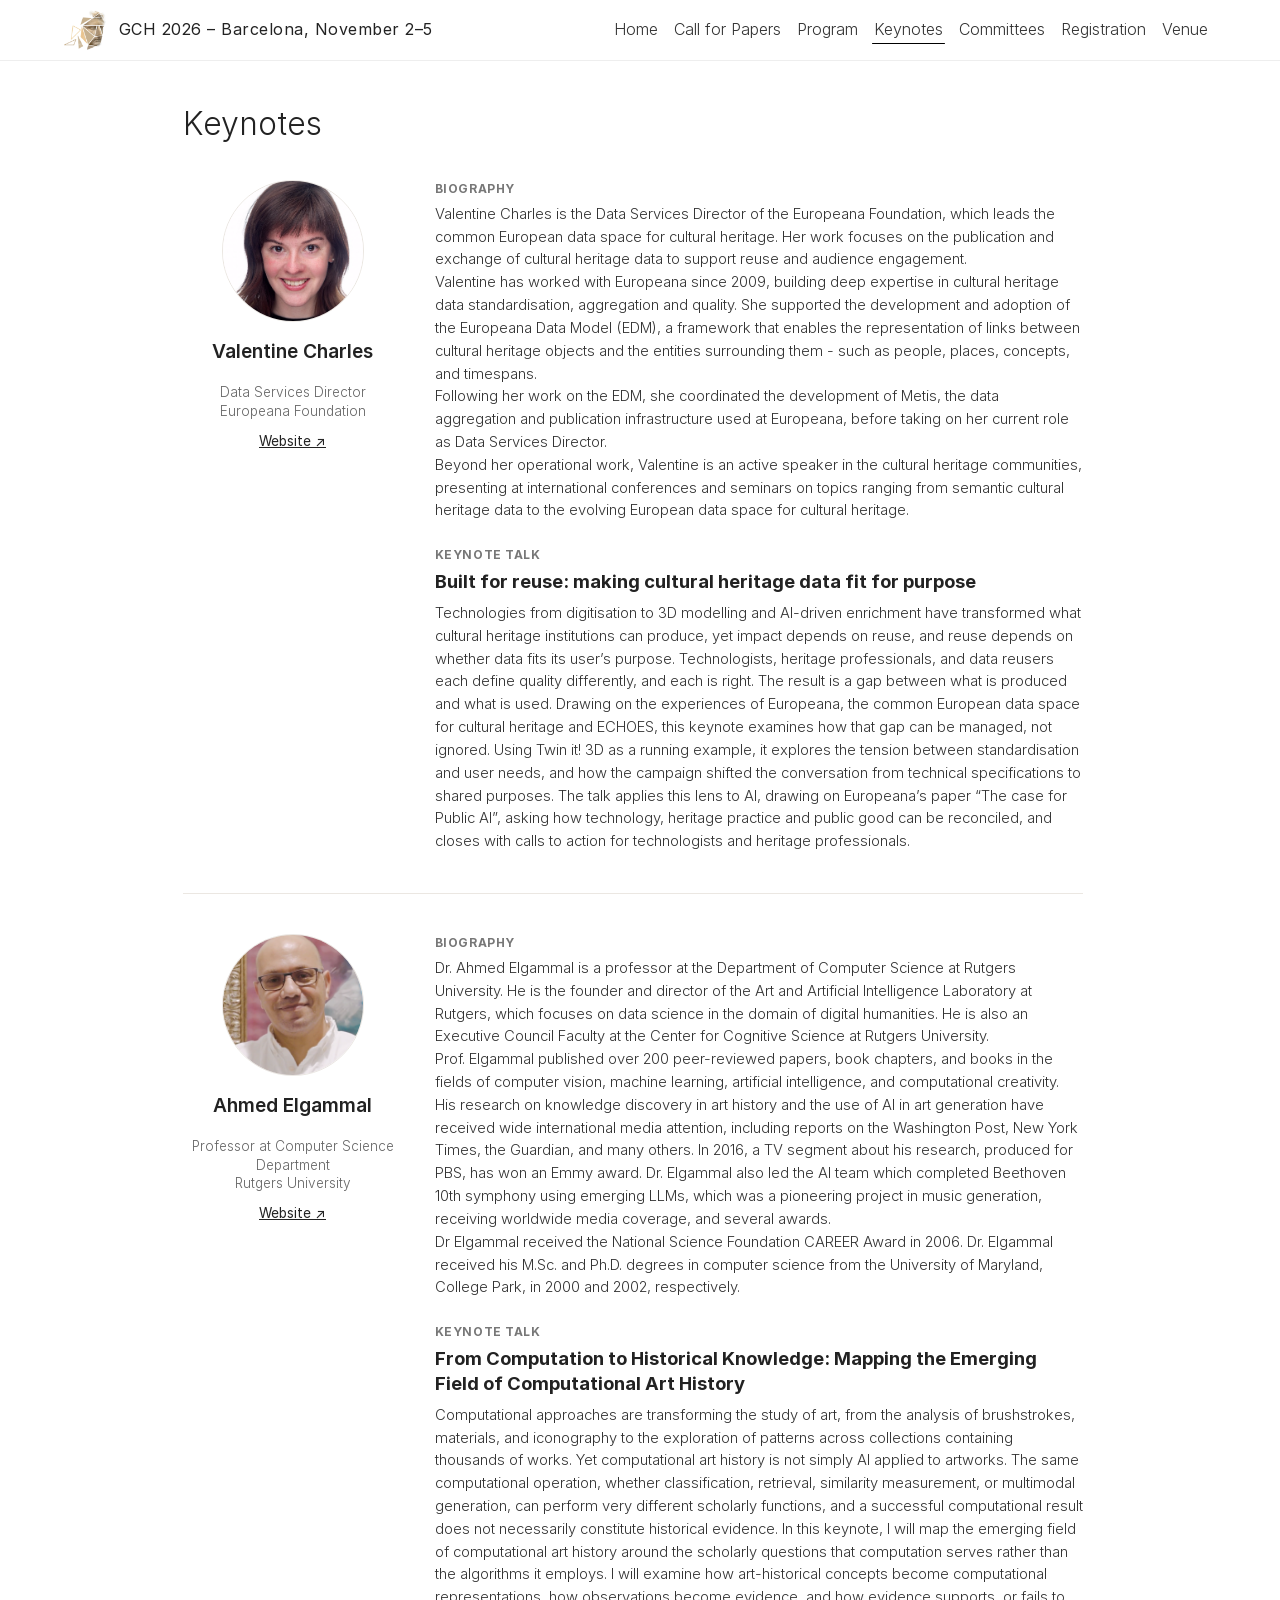
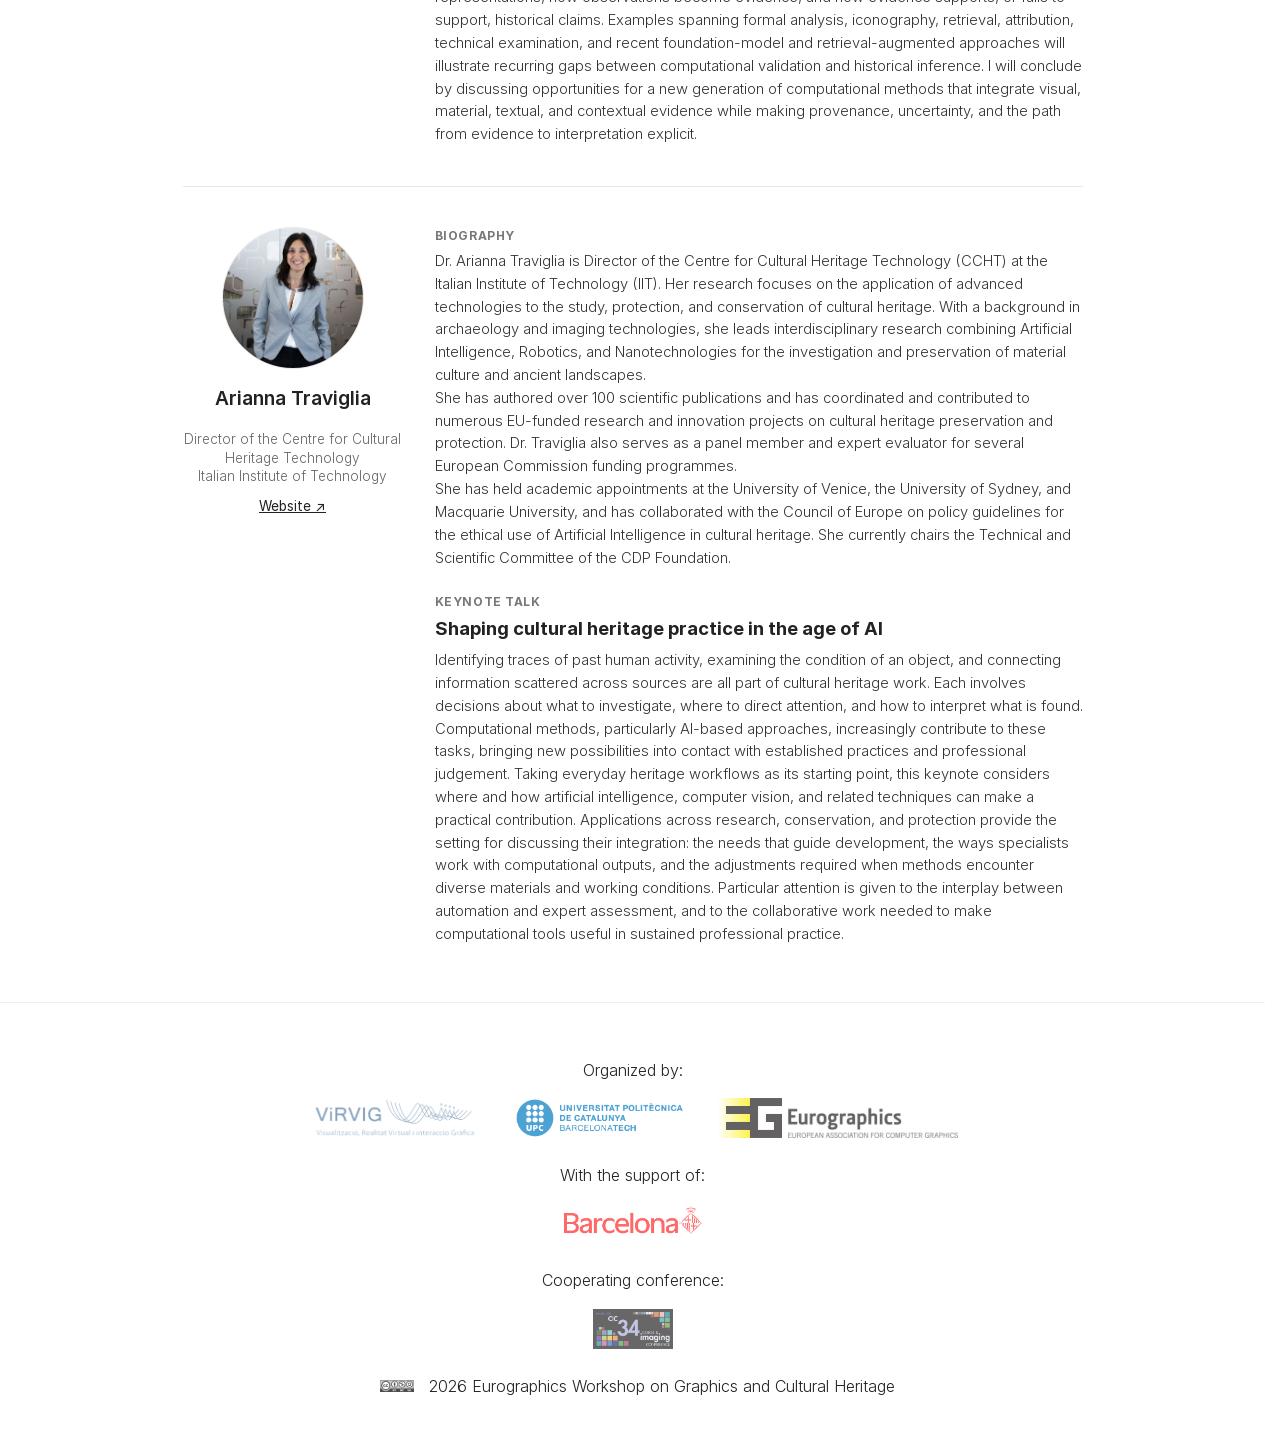
<file: keynotes/index.html>
<!DOCTYPE html>
<html lang="en">
<head>
  <meta name="google-site-verification" content="f0fb345a88e001f7" />
  
  <meta charset="UTF-8">
  <meta name="viewport" content="width=device-width, initial-scale=1.0">
  <title>Keynotes - GCH 2026</title>
  <meta name="description" content="GCH 2026 — Eurographics Workshop on Graphics and Cultural Heritage. Barcelona, Nov 2–5. Call for papers, program, keynotes, and registration.">
  <meta name="keywords" content="GCH, Graphics and Cultural Heritage, Eurographics, conference, Barcelona 2026">
  <link rel="canonical" href="https://eg-gch2026.github.io/keynotes/">

  
  <meta property="og:type" content="article">
  <meta property="og:title" content="Keynotes | GCH 2026 – Barcelona, November 2–5">
  <meta property="og:description" content="GCH 2026 — Eurographics Workshop on Graphics and Cultural Heritage. Barcelona, Nov 2–5. Call for papers, program, keynotes, and registration.">
  <meta property="og:image" content="https://eg-gch2026.github.io/images/hero-barcelona.jpg">
  <meta property="og:url" content="https://eg-gch2026.github.io/keynotes/">

  
  <meta name="twitter:card" content="summary_large_image">
  <meta name="twitter:title" content="Keynotes | GCH 2026 – Barcelona, November 2–5">
  <meta name="twitter:description" content="GCH 2026 — Eurographics Workshop on Graphics and Cultural Heritage. Barcelona, Nov 2–5. Call for papers, program, keynotes, and registration.">
  <meta name="twitter:image" content="https://eg-gch2026.github.io/images/hero-barcelona.jpg">

  <meta http-equiv="Cache-Control" content="no-cache, no-store, must-revalidate">
  <meta http-equiv="Pragma" content="no-cache">
  <meta http-equiv="Expires" content="0">

  <link rel="stylesheet" href="https://eg-gch2026.github.io/css/style.css?v=1793449265">
  <script defer src="https://eg-gch2026.github.io/js/menu.js?v=1793449265"></script>

  
  <script type="application/ld+json">
  {
    "@context": "https://schema.org",
    "@type": "Event",
    "name": "GCH 2026 – Barcelona, November 2–5",
    "startDate": "2026-11-02",
    "endDate": "2026-11-04",
    "eventAttendanceMode": "https://schema.org/OfflineEventAttendanceMode",
    "eventStatus": "https://schema.org/EventScheduled",
    "location": {
      "@type": "Place",
      "name": "Barcelona",
      "address": {
        "@type": "PostalAddress",
        "addressLocality": "Barcelona",
        "addressCountry": "ES"
      }
    },
    "image": ["https:\/\/eg-gch2026.github.io\/images\/hero-barcelona.jpg"],
    "description": "GCH 2026 — Eurographics Workshop on Graphics and Cultural Heritage. Barcelona, Nov 2–5. Call for papers, program, keynotes, and registration.",
    "organizer": {
      "@type": "Organization",
      "name": "Eurographics Workshop on GCH",
      "url": "https:\/\/eg-gch2026.github.io\/"
    },
    "performer": [
      {
      "@type": "Organization",
      "name": "Eurographics Workshop on GCH"
      }
    ],
    "offers": {
      "@type": "Offer",
      "url": "https:\/\/eg-gch2026.github.io\/registration/",
      "price": "0",
      "priceCurrency": "EUR",
      "availability": "https://schema.org/InStock",
      "validFrom": "2026-02-11T00:00:00Z"
    }
  }
  </script>


<script async src="https://www.googletagmanager.com/gtag/js?id=G-QQ6SKV91PN"></script>
<script>
  window.dataLayer = window.dataLayer || [];
  function gtag(){dataLayer.push(arguments);}
  gtag('js', new Date());

  gtag('config', 'G-QQ6SKV91PN');
</script>



</head>
<body>
  
  <noscript><iframe src="https://www.googletagmanager.com/ns.html?id=GTM-W7Z5C3RF"
  height="0" width="0" style="display:none;visibility:hidden"></iframe></noscript>
  
  <header>
  <nav>
    <div class="nav-brand">
      <img src="https://eg-gch2026.github.io/images/logo.png" alt="Logo">
      <span class="title">GCH 2026 – Barcelona, November 2–5</span>
    </div>

    <div class="nav-menu">
      <button class="menu-toggle" aria-label="Toggle navigation menu" aria-expanded="false">
        &#9776; 
      </button>
      <div class="menu-items">
                                        
        
          
          
          
          
          <a href="https://eg-gch2026.github.io/" >
            Home
          </a>
        
          
          
          
          
          <a href="https://eg-gch2026.github.io/call-for-papers/" >
            Call for Papers
          </a>
        
          
          
          
          
          <a href="https://eg-gch2026.github.io/program/" >
            Program
          </a>
        
          
          
          
          
          <a href="https://eg-gch2026.github.io/keynotes/" class="is-current" aria-current="page">
            Keynotes
          </a>
        
          
          
          
          
          <a href="https://eg-gch2026.github.io/committees/" >
            Committees
          </a>
        
          
          
          
          
          <a href="https://eg-gch2026.github.io/registration/" >
            Registration
          </a>
        
          
          
          
          
          <a href="https://eg-gch2026.github.io/venue/" >
            Venue
          </a>
        
      </div>
    </div>
  </nav>
</header>

  
  <main>
    <h1>Keynotes</h1>
    <div class="keynotes-container">
  
  <article class="keynote-card" id="valentine-charles">
    <div class="keynote-sidebar">
      
      <img src="https://eg-gch2026.github.io/images/keynotes/ValentineCharles.png" alt="Valentine Charles" class="keynote-photo">
      
      <h3 class="keynote-name">Valentine Charles</h3>
      <p class="keynote-position">Data Services Director<br>Europeana Foundation</p>
      
      <a href="https://pro.europeana.eu/person/valentine-charles" target="_blank" rel="noopener" class="keynote-link">Website ↗</a>
      
    </div>
    
    <div class="keynote-content">
      
      <div class="bio-block">
        <span class="keynote-section-label">Biography</span>
        <p class="keynote-bio">Valentine Charles is the Data Services Director of the Europeana Foundation, which leads the common European data space for cultural heritage. Her work focuses on the publication and exchange of cultural heritage data to support reuse and audience engagement.<br>Valentine has worked with Europeana since 2009, building deep expertise in cultural heritage data standardisation, aggregation and quality. She supported the development and adoption of the Europeana Data Model (EDM), a framework that enables the representation of links between cultural heritage objects and the entities surrounding them - such as people, places, concepts, and timespans.<br>Following her work on the EDM, she coordinated the development of Metis, the data aggregation and publication infrastructure used at Europeana, before taking on her current role as Data Services Director.<br>Beyond her operational work, Valentine is an active speaker in the cultural heritage communities, presenting at international conferences and seminars on topics ranging from semantic cultural heritage data to the evolving European data space for cultural heritage.</p>
      </div>

      
      <div class="talk-block">
        <span class="keynote-section-label">Keynote Talk</span>
        <h4 class="talk-title">Built for reuse: making cultural heritage data fit for purpose</h4>
        <p class="talk-description">Technologies from digitisation to 3D modelling and AI-driven enrichment have transformed what cultural heritage institutions can produce, yet impact depends on reuse, and reuse depends on whether data fits its user&rsquo;s purpose. Technologists, heritage professionals, and data reusers each define quality differently, and each is right. The result is a gap between what is produced and what is used. Drawing on the experiences of Europeana, the common European data space for cultural heritage and ECHOES, this keynote examines how that gap can be managed, not ignored. Using Twin it! 3D as a running example, it explores the tension between standardisation and user needs, and how the campaign shifted the conversation from technical specifications to shared purposes. The talk applies this lens to AI, drawing on Europeana&rsquo;s paper &ldquo;The case for Public AI&rdquo;, asking how technology, heritage practice and public good can be reconciled, and closes with calls to action for technologists and heritage professionals.</p>
      </div>
    </div>
  </article>
  
  <article class="keynote-card" id="ahmed-elgammal">
    <div class="keynote-sidebar">
      
      <img src="https://eg-gch2026.github.io/images/keynotes/AhmedElgammal.png" alt="Ahmed Elgammal" class="keynote-photo">
      
      <h3 class="keynote-name">Ahmed Elgammal</h3>
      <p class="keynote-position">Professor at Computer Science Department<br>Rutgers University</p>
      
      <a href="https://cs.rutgers.edu/~elgammal" target="_blank" rel="noopener" class="keynote-link">Website ↗</a>
      
    </div>
    
    <div class="keynote-content">
      
      <div class="bio-block">
        <span class="keynote-section-label">Biography</span>
        <p class="keynote-bio">Dr. Ahmed Elgammal is a professor at the Department of Computer Science at Rutgers University. He is the founder and director of the Art and Artificial Intelligence Laboratory at Rutgers, which focuses on data science in the domain of digital humanities. He is also an Executive Council Faculty at the Center for Cognitive Science at Rutgers University.<br>Prof. Elgammal published over 200 peer-reviewed papers, book chapters, and books in the fields of computer vision, machine learning, artificial intelligence, and computational creativity. His research on knowledge discovery in art history and the use of AI in art generation have received wide international media attention, including reports on the Washington Post, New York Times, the Guardian, and many others. In 2016, a TV segment about his research, produced for PBS, has won an Emmy award. Dr. Elgammal also led the AI team which completed Beethoven 10th symphony using emerging LLMs, which was a pioneering project in music generation, receiving worldwide media coverage, and several awards.<br>Dr Elgammal received the National Science Foundation CAREER Award in 2006. Dr. Elgammal received his M.Sc. and Ph.D. degrees in computer science from the University of Maryland, College Park, in 2000 and 2002, respectively.</p>
      </div>

      
      <div class="talk-block">
        <span class="keynote-section-label">Keynote Talk</span>
        <h4 class="talk-title">From Computation to Historical Knowledge: Mapping the Emerging Field of Computational Art History</h4>
        <p class="talk-description">Computational approaches are transforming the study of art, from the analysis of brushstrokes, materials, and iconography to the exploration of patterns across collections containing thousands of works. Yet computational art history is not simply AI applied to artworks. The same computational operation, whether classification, retrieval, similarity measurement, or multimodal generation, can perform very different scholarly functions, and a successful computational result does not necessarily constitute historical evidence. In this keynote, I will map the emerging field of computational art history around the scholarly questions that computation serves rather than the algorithms it employs. I will examine how art-historical concepts become computational representations, how observations become evidence, and how evidence supports, or fails to support, historical claims. Examples spanning formal analysis, iconography, retrieval, attribution, technical examination, and recent foundation-model and retrieval-augmented approaches will illustrate recurring gaps between computational validation and historical inference. I will conclude by discussing opportunities for a new generation of computational methods that integrate visual, material, textual, and contextual evidence while making provenance, uncertainty, and the path from evidence to interpretation explicit.</p>
      </div>
    </div>
  </article>
  
  <article class="keynote-card" id="arianna-traviglia">
    <div class="keynote-sidebar">
      
      <img src="https://eg-gch2026.github.io/images/keynotes/AriannaTraviglia.jpg" alt="Arianna Traviglia" class="keynote-photo">
      
      <h3 class="keynote-name">Arianna Traviglia</h3>
      <p class="keynote-position">Director of the Centre for Cultural Heritage Technology<br>Italian Institute of Technology</p>
      
      <a href="https://ccht.iit.it/it/" target="_blank" rel="noopener" class="keynote-link">Website ↗</a>
      
    </div>
    
    <div class="keynote-content">
      
      <div class="bio-block">
        <span class="keynote-section-label">Biography</span>
        <p class="keynote-bio">Dr. Arianna Traviglia is Director of the Centre for Cultural Heritage Technology (CCHT) at the Italian Institute of Technology (IIT). Her research focuses on the application of advanced technologies to the study, protection, and conservation of cultural heritage. With a background in archaeology and imaging technologies, she leads interdisciplinary research combining Artificial Intelligence, Robotics, and Nanotechnologies for the investigation and preservation of material culture and ancient landscapes.<br>She has authored over 100 scientific publications and has coordinated and contributed to numerous EU-funded research and innovation projects on cultural heritage preservation and protection. Dr. Traviglia also serves as a panel member and expert evaluator for several European Commission funding programmes.<br>She has held academic appointments at the University of Venice, the University of Sydney, and Macquarie University, and has collaborated with the Council of Europe on policy guidelines for the ethical use of Artificial Intelligence in cultural heritage. She currently chairs the Technical and Scientific Committee of the CDP Foundation.</p>
      </div>

      
      <div class="talk-block">
        <span class="keynote-section-label">Keynote Talk</span>
        <h4 class="talk-title">Shaping cultural heritage practice in the age of AI</h4>
        <p class="talk-description">Identifying traces of past human activity, examining the condition of an object, and connecting information scattered across sources are all part of cultural heritage work. Each involves decisions about what to investigate, where to direct attention, and how to interpret what is found. Computational methods, particularly AI-based approaches, increasingly contribute to these tasks, bringing new possibilities into contact with established practices and professional judgement. Taking everyday heritage workflows as its starting point, this keynote considers where and how artificial intelligence, computer vision, and related techniques can make a practical contribution. Applications across research, conservation, and protection provide the setting for discussing their integration: the needs that guide development, the ways specialists work with computational outputs, and the adjustments required when methods encounter diverse materials and working conditions. Particular attention is given to the interplay between automation and expert assessment, and to the collaborative work needed to make computational tools useful in sustained professional practice.</p>
      </div>
    </div>
  </article>
  
</div>

  </main>

  <footer>
  <p>Organized by:</p>
  <div>
    <a href="https://www.virvig.eu/"><img src="https://eg-gch2026.github.io/images/virvig.png" alt="ViRVIG"></a>
    <a href="https://www.upc.edu"><img src="https://eg-gch2026.github.io/images/upc.png" alt="Universitat Politècnica de Catalunya"></a>
    <a href="https://www.eg.org"><img src="https://eg-gch2026.github.io/images/eg.jpg" alt="Eurographics"></a>
  </div>
  <p style="margin-top:20px;">With the support of:</p>
  <div>
    <a href="https://www.barcelona.cat" target="_blank" rel="noopener"><img src="https://eg-gch2026.github.io/images/AJBCN_Sign_Com_Vermell_Transparent.png" alt="Ajuntament de Barcelona"></a>
  </div>
  <p style="margin-top:20px;">Cooperating conference:</p>
  <div>
    <a href="https://imaging.org/IST/Conferences/CIC/CIC2026/CIC34_Home.aspx?WebsiteKey=6d978a6f-475d-46cc-bcf2-7a9e3d5f8f82&hkey=ed1ff42c-2567-4a3e-9c8f-9956598d2198&8a93a38c6b0c=1#8a93a38c6b0c" target="_blank" rel="noopener"><img src="https://eg-gch2026.github.io/images/CIC34_250x125_Nov.png" alt="CIC34"></a>
  </div>
  <p style="margin-top:20px;"><a href="https://creativecommons.org/licenses/by-nc-sa/4.0/"><img style="height:12px" src="https://eg-gch2026.github.io/images/by-nc-sa.png" alt="CC-BY-NC-SA license"></a> 2026 Eurographics Workshop on Graphics and Cultural Heritage</p>
</footer>
</body>
</html>
</file>
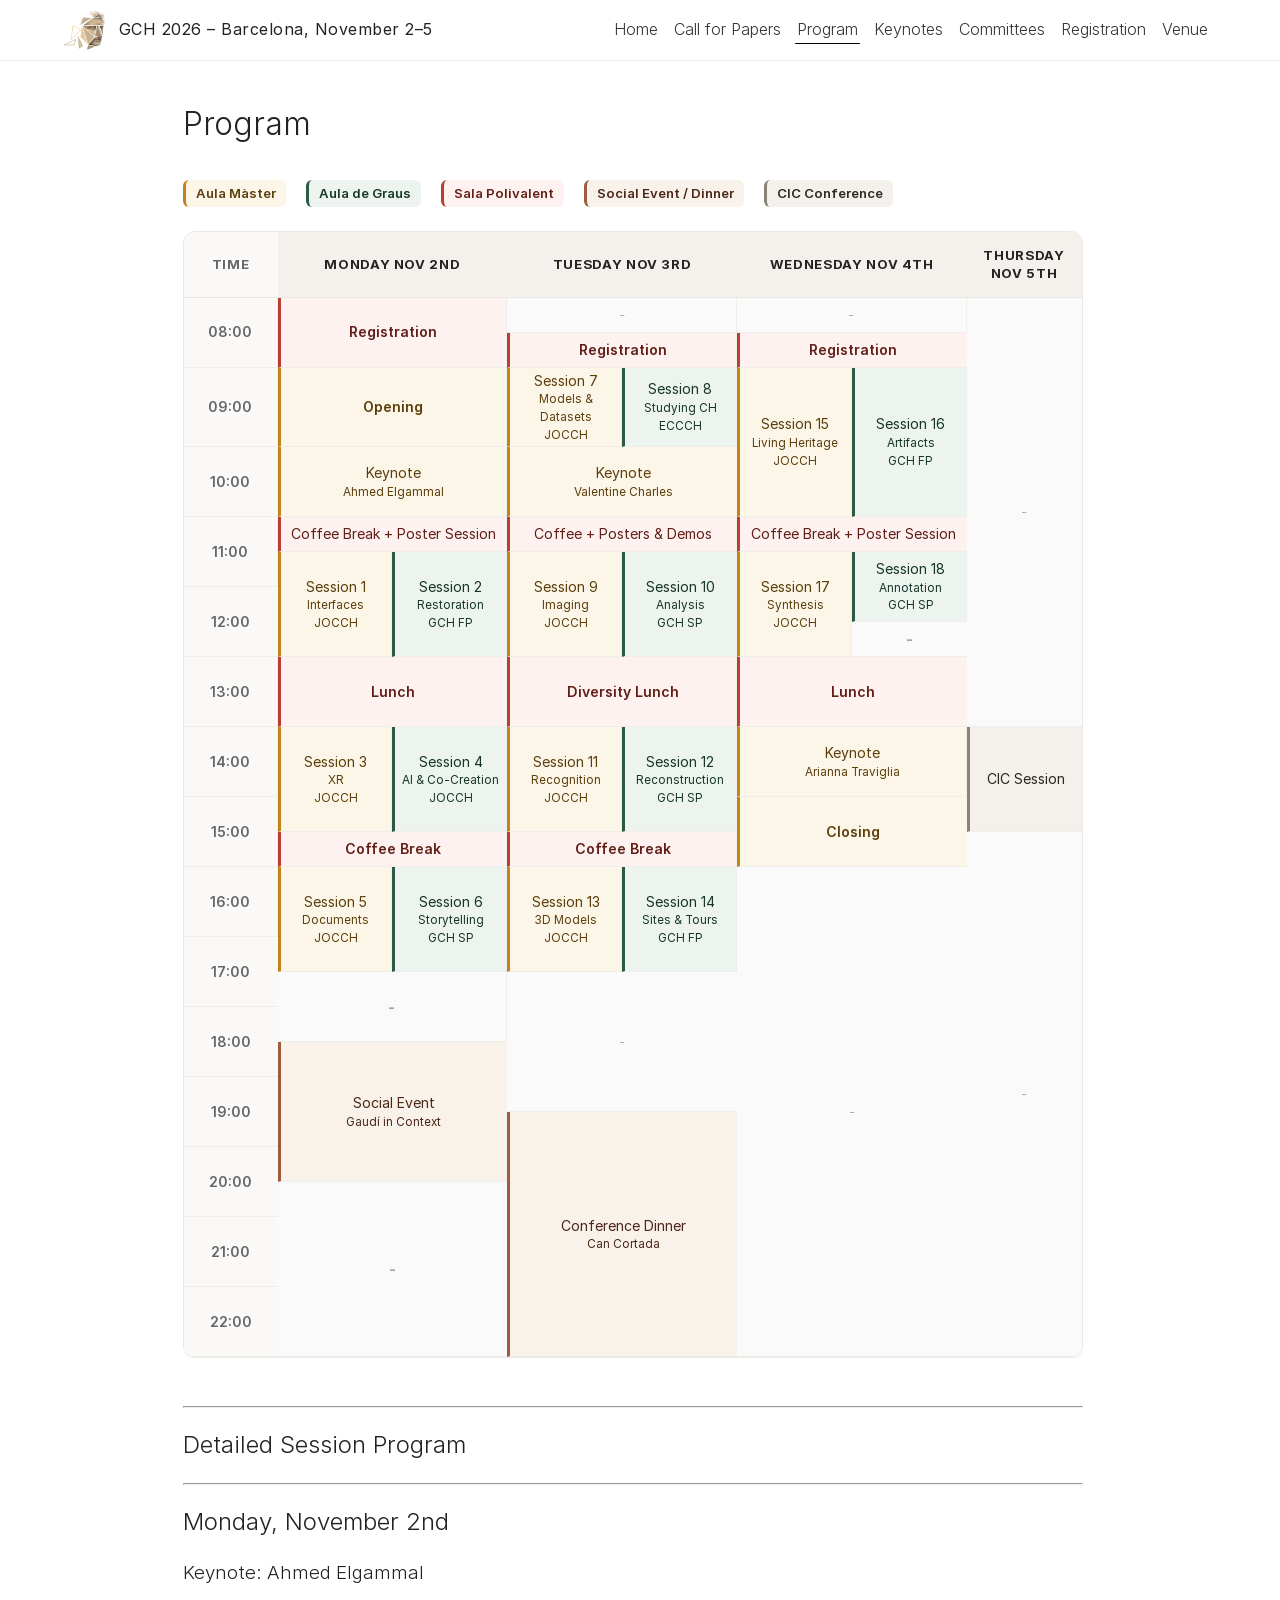
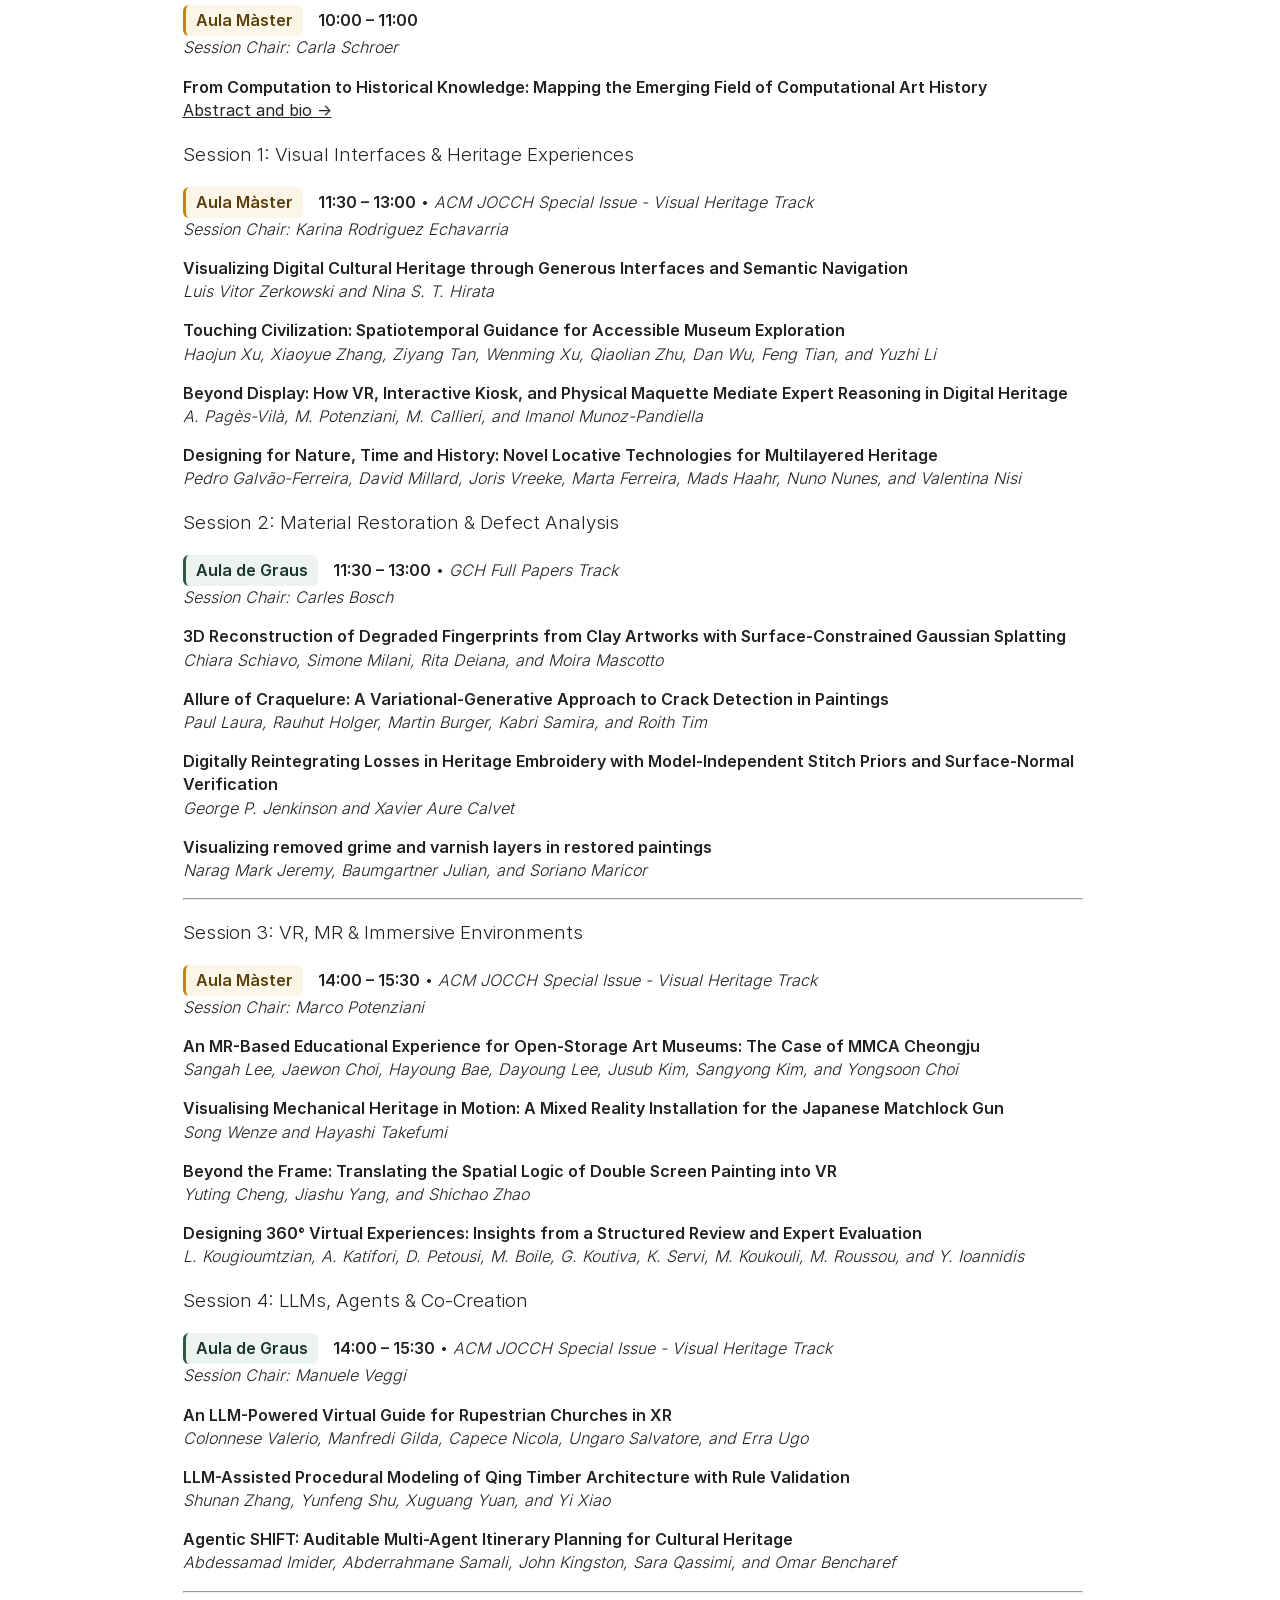
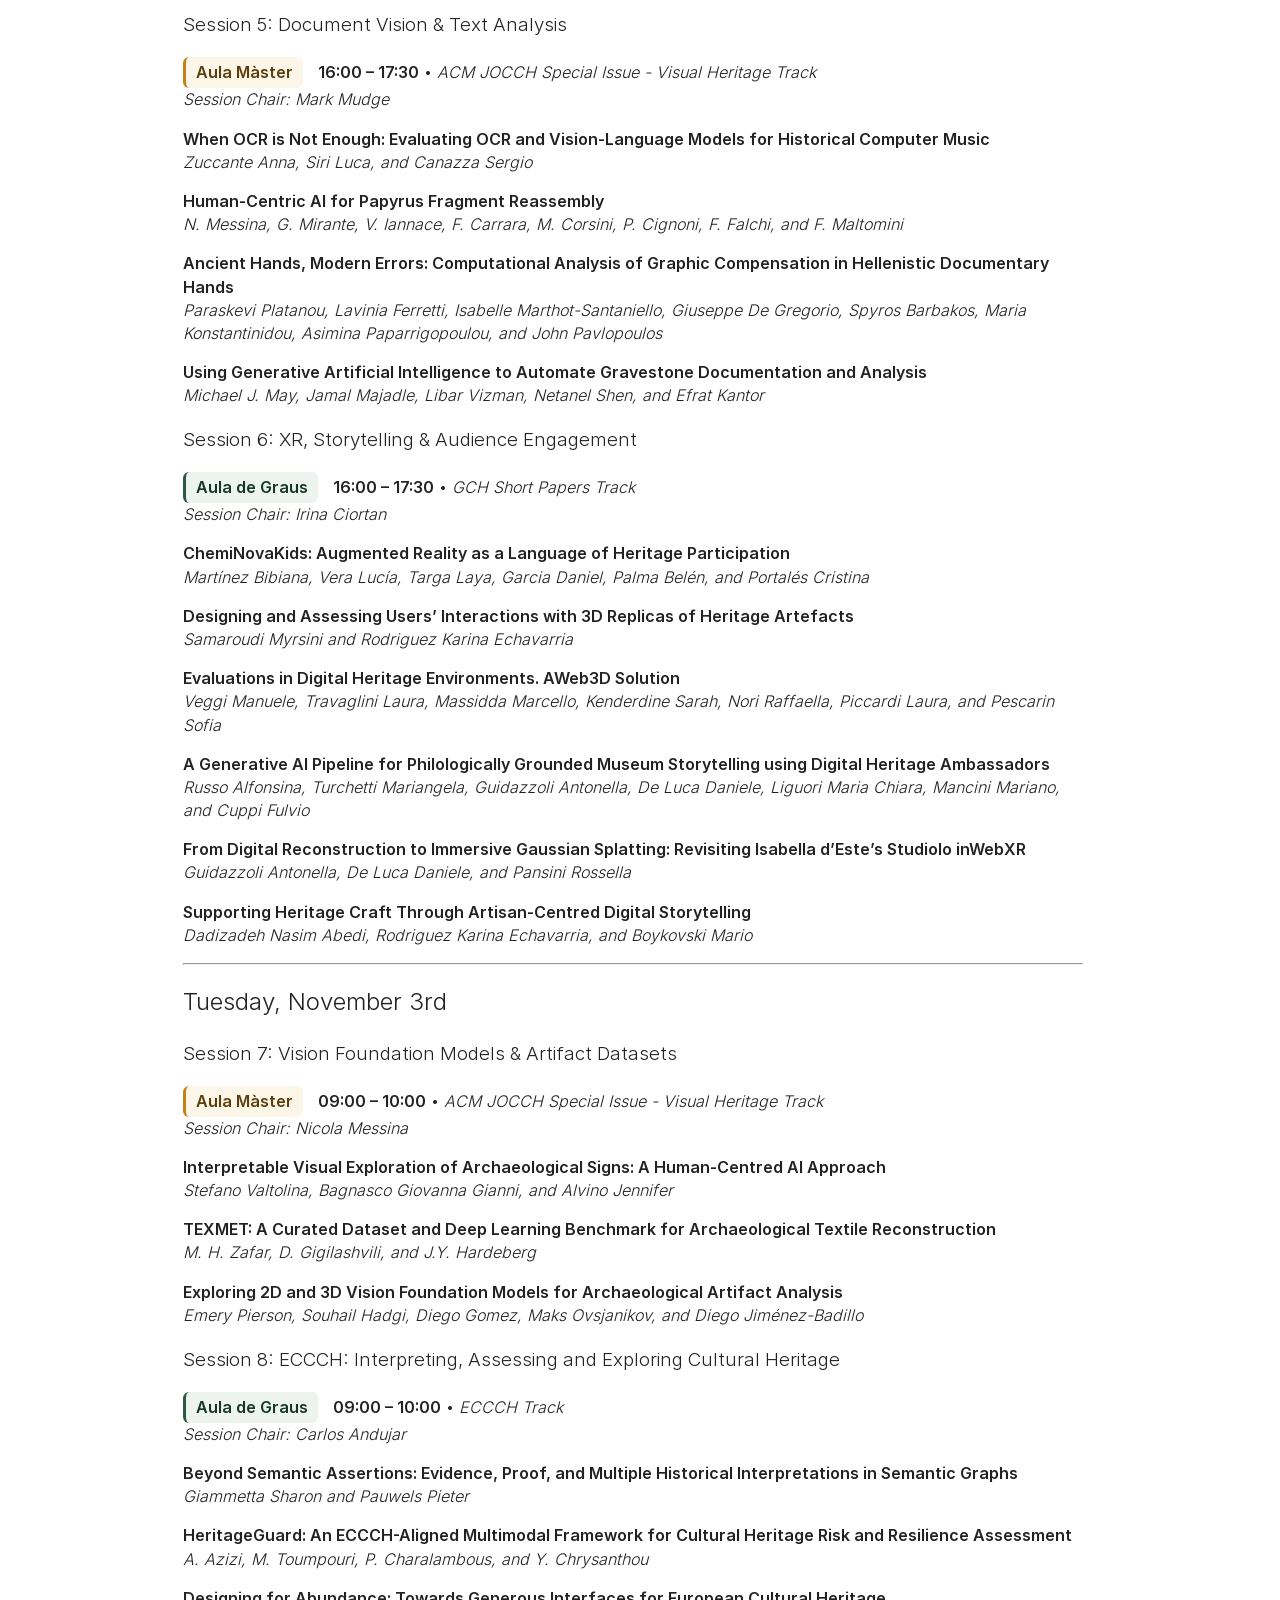
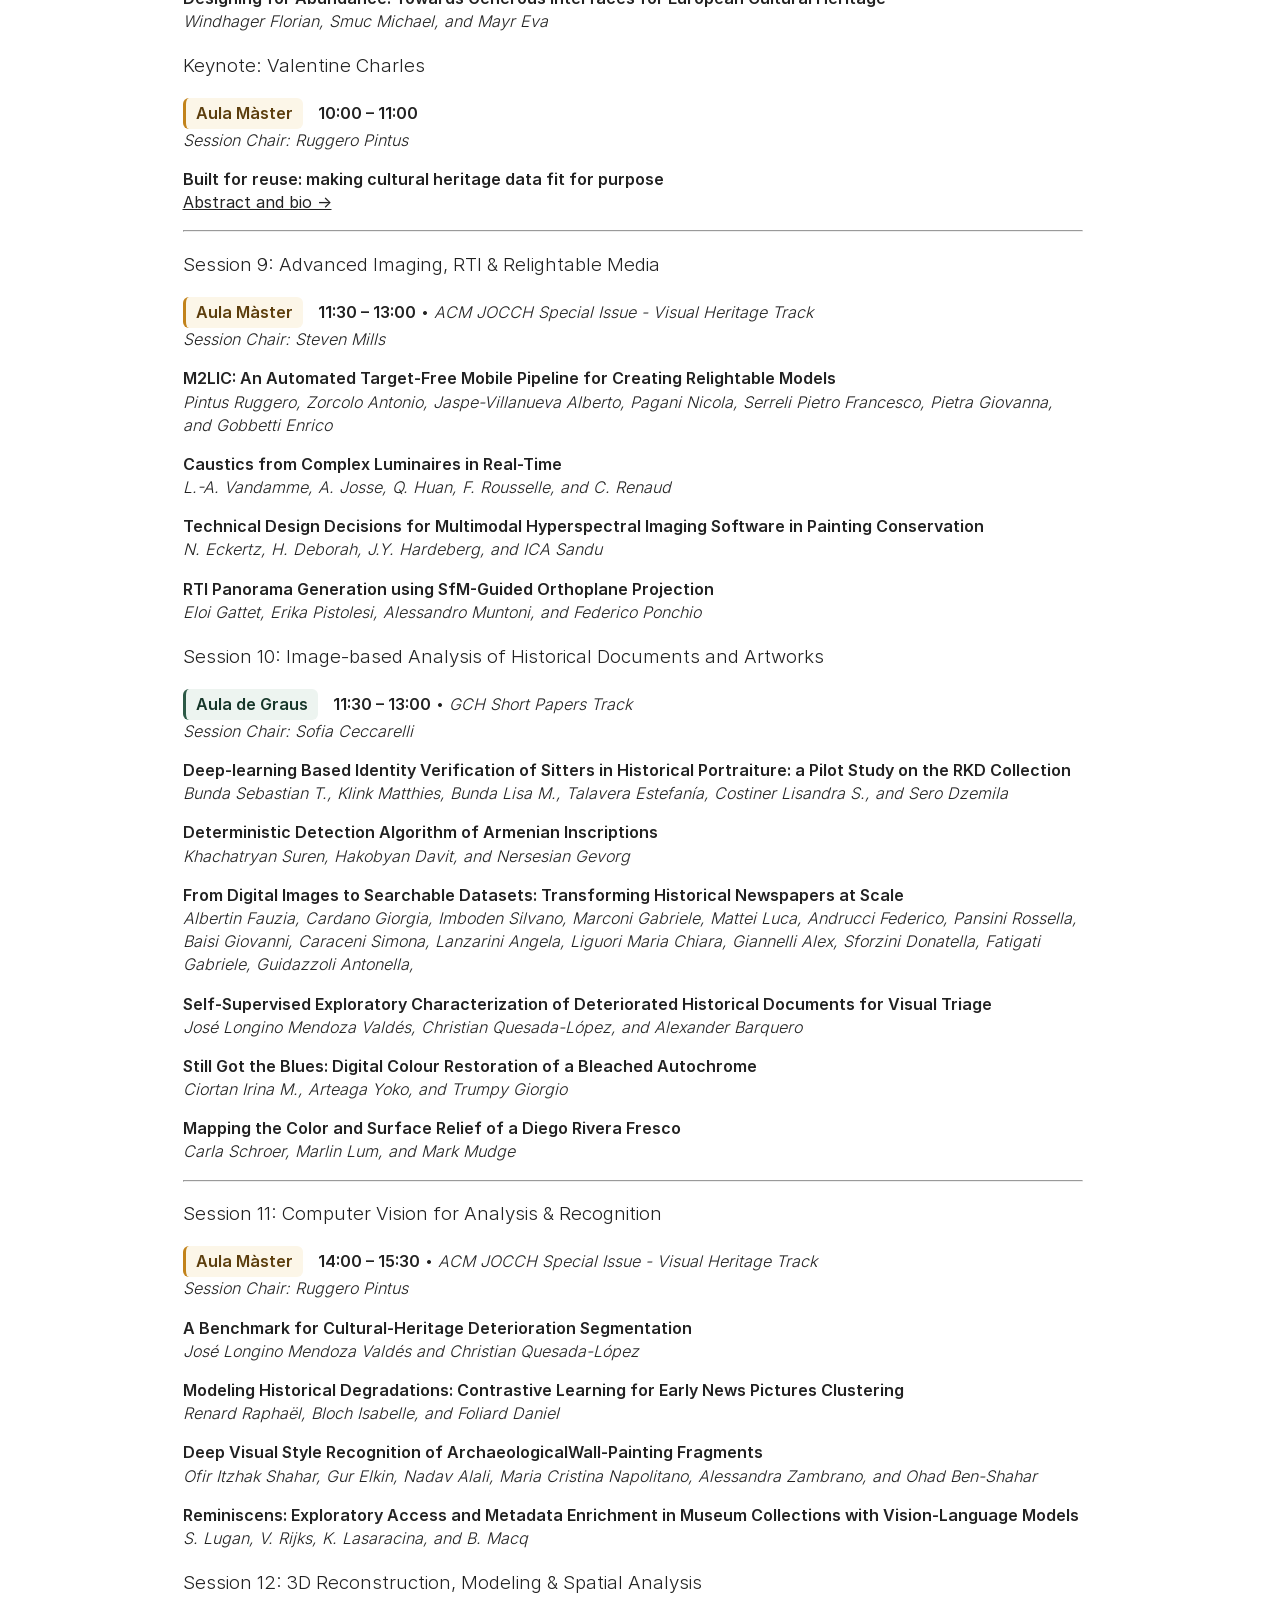
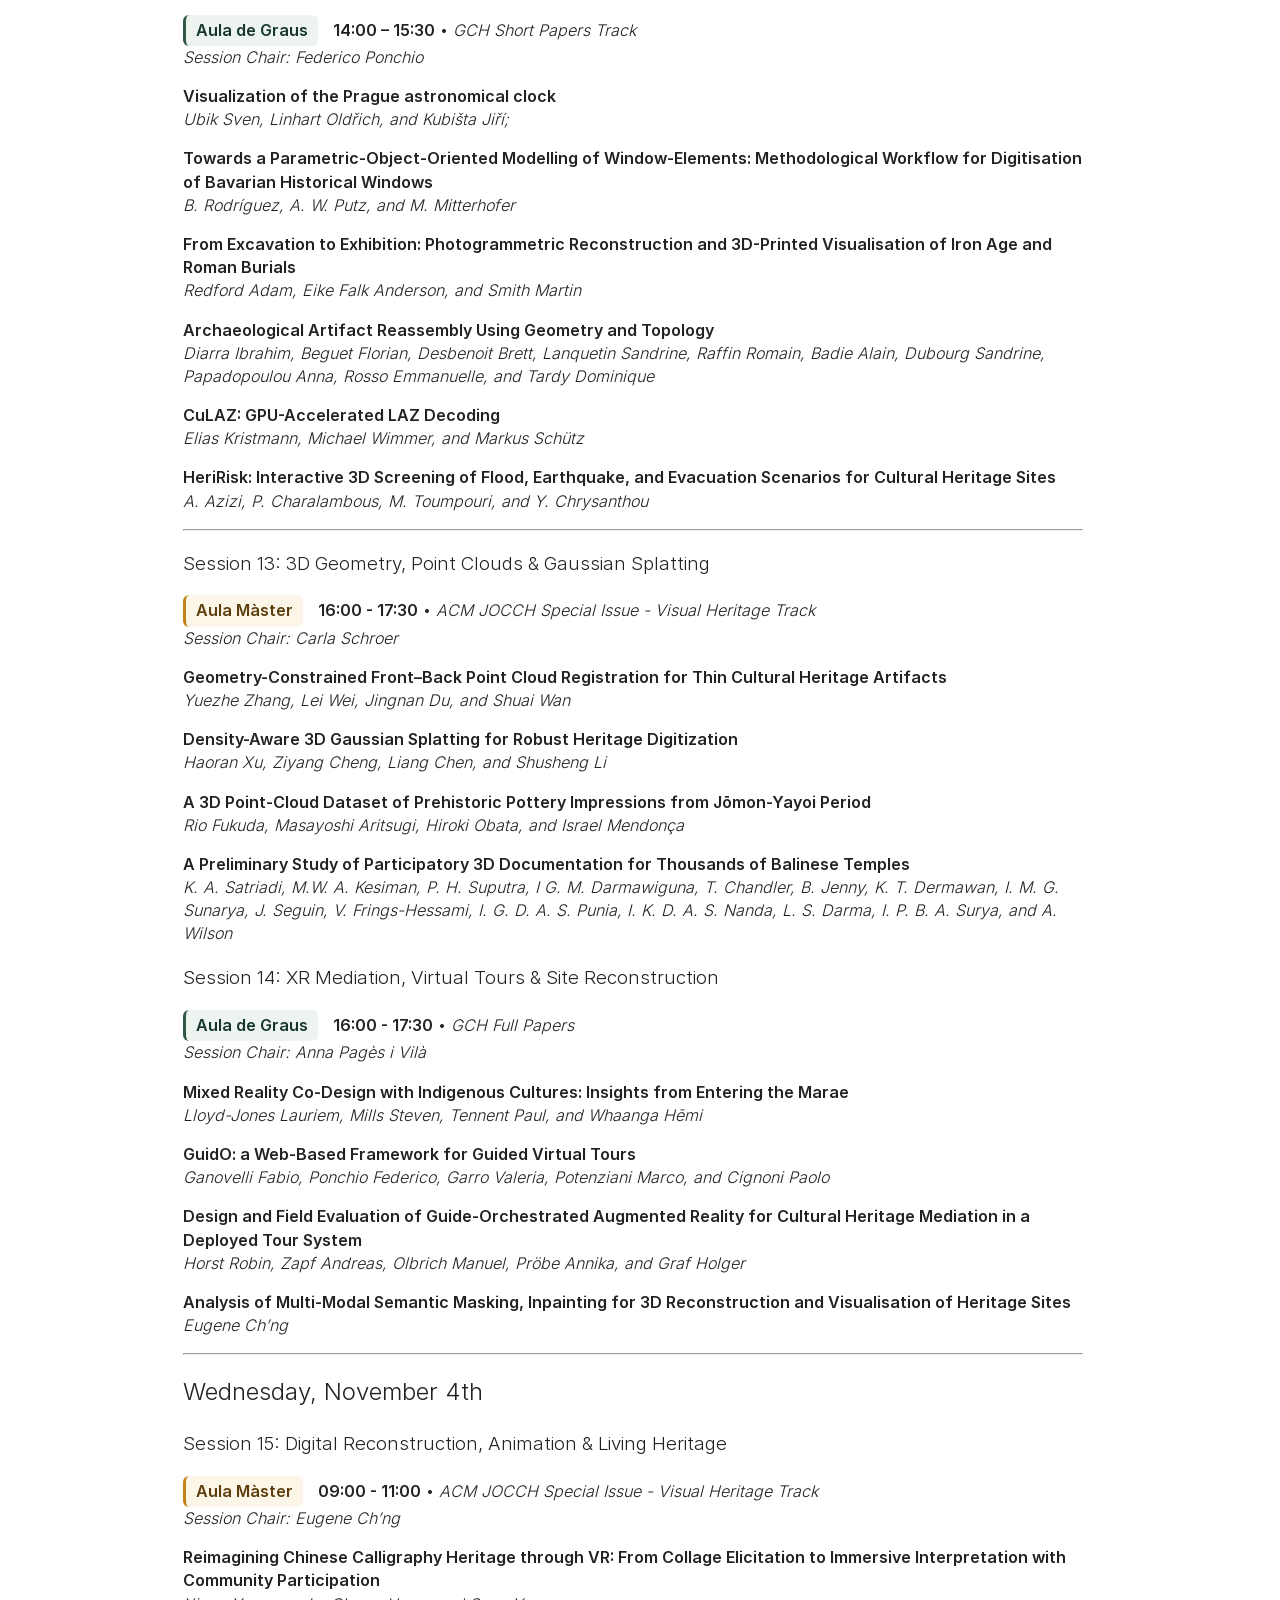
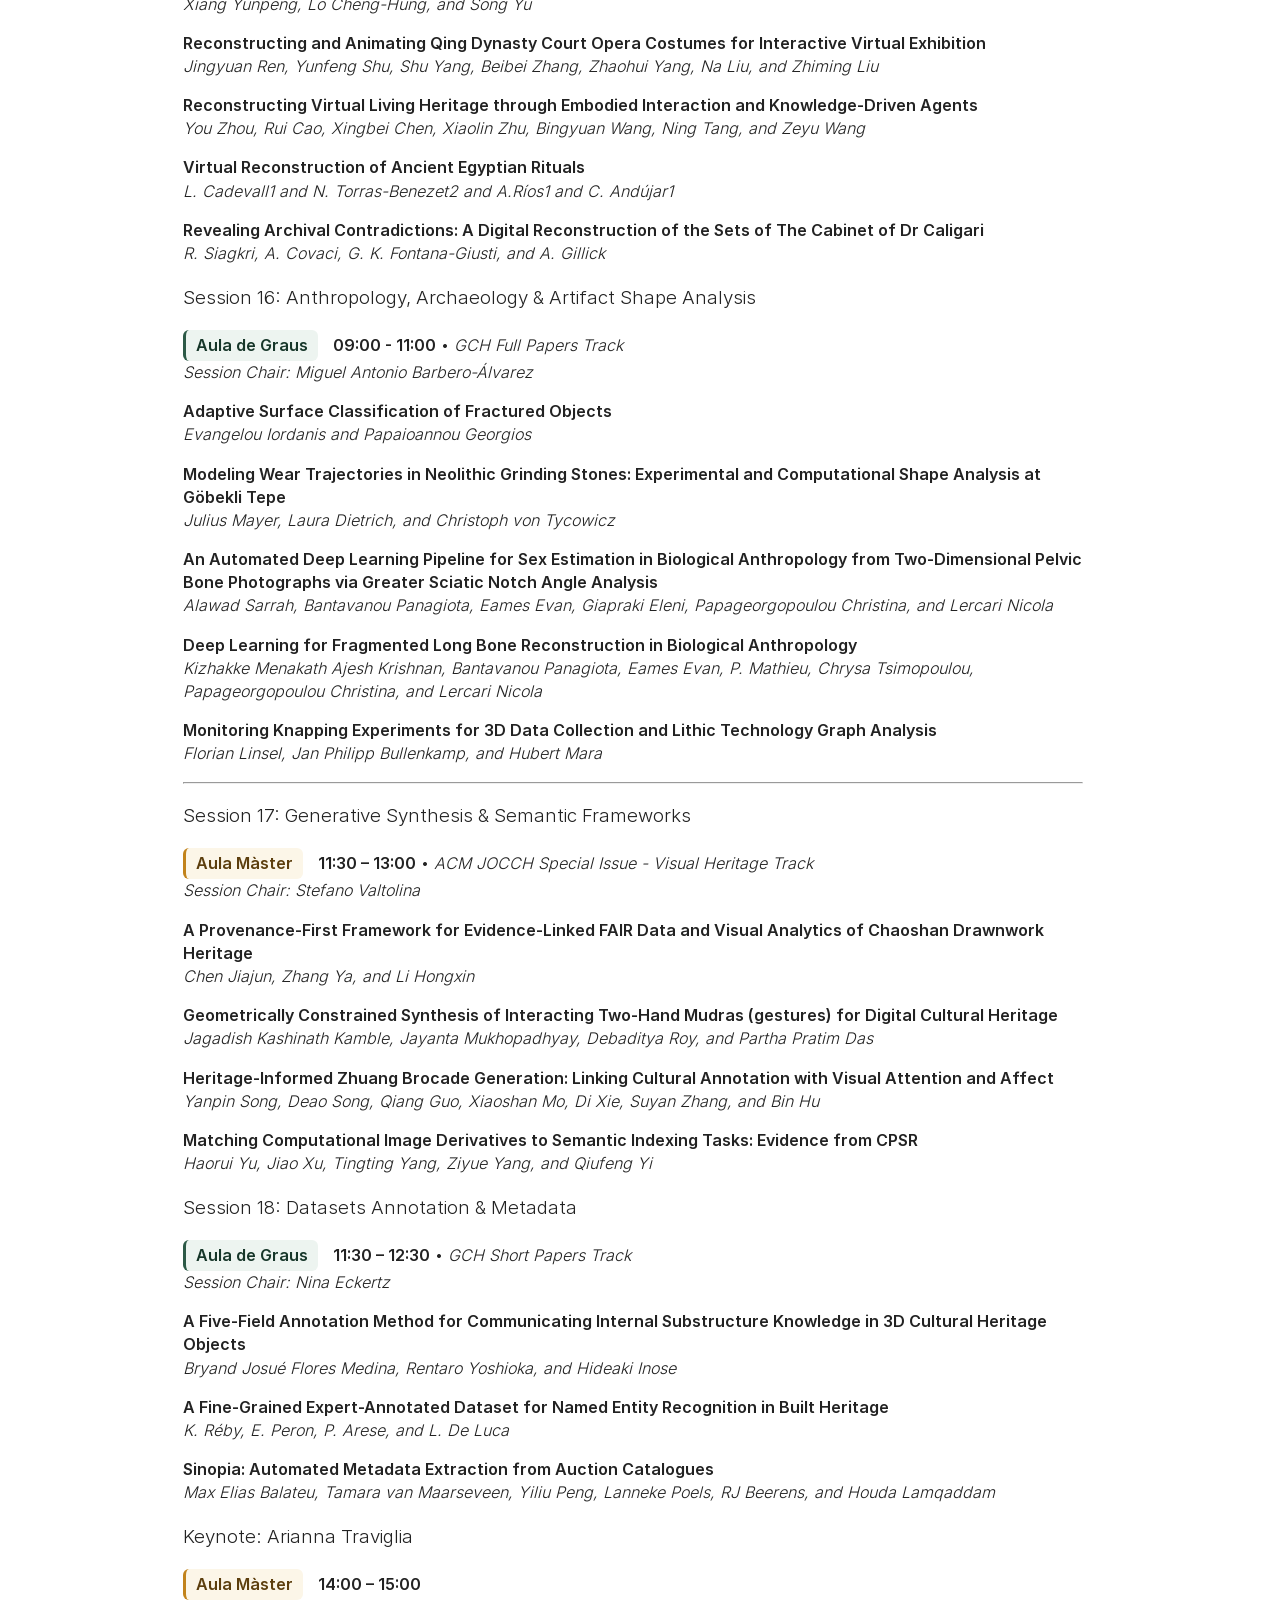
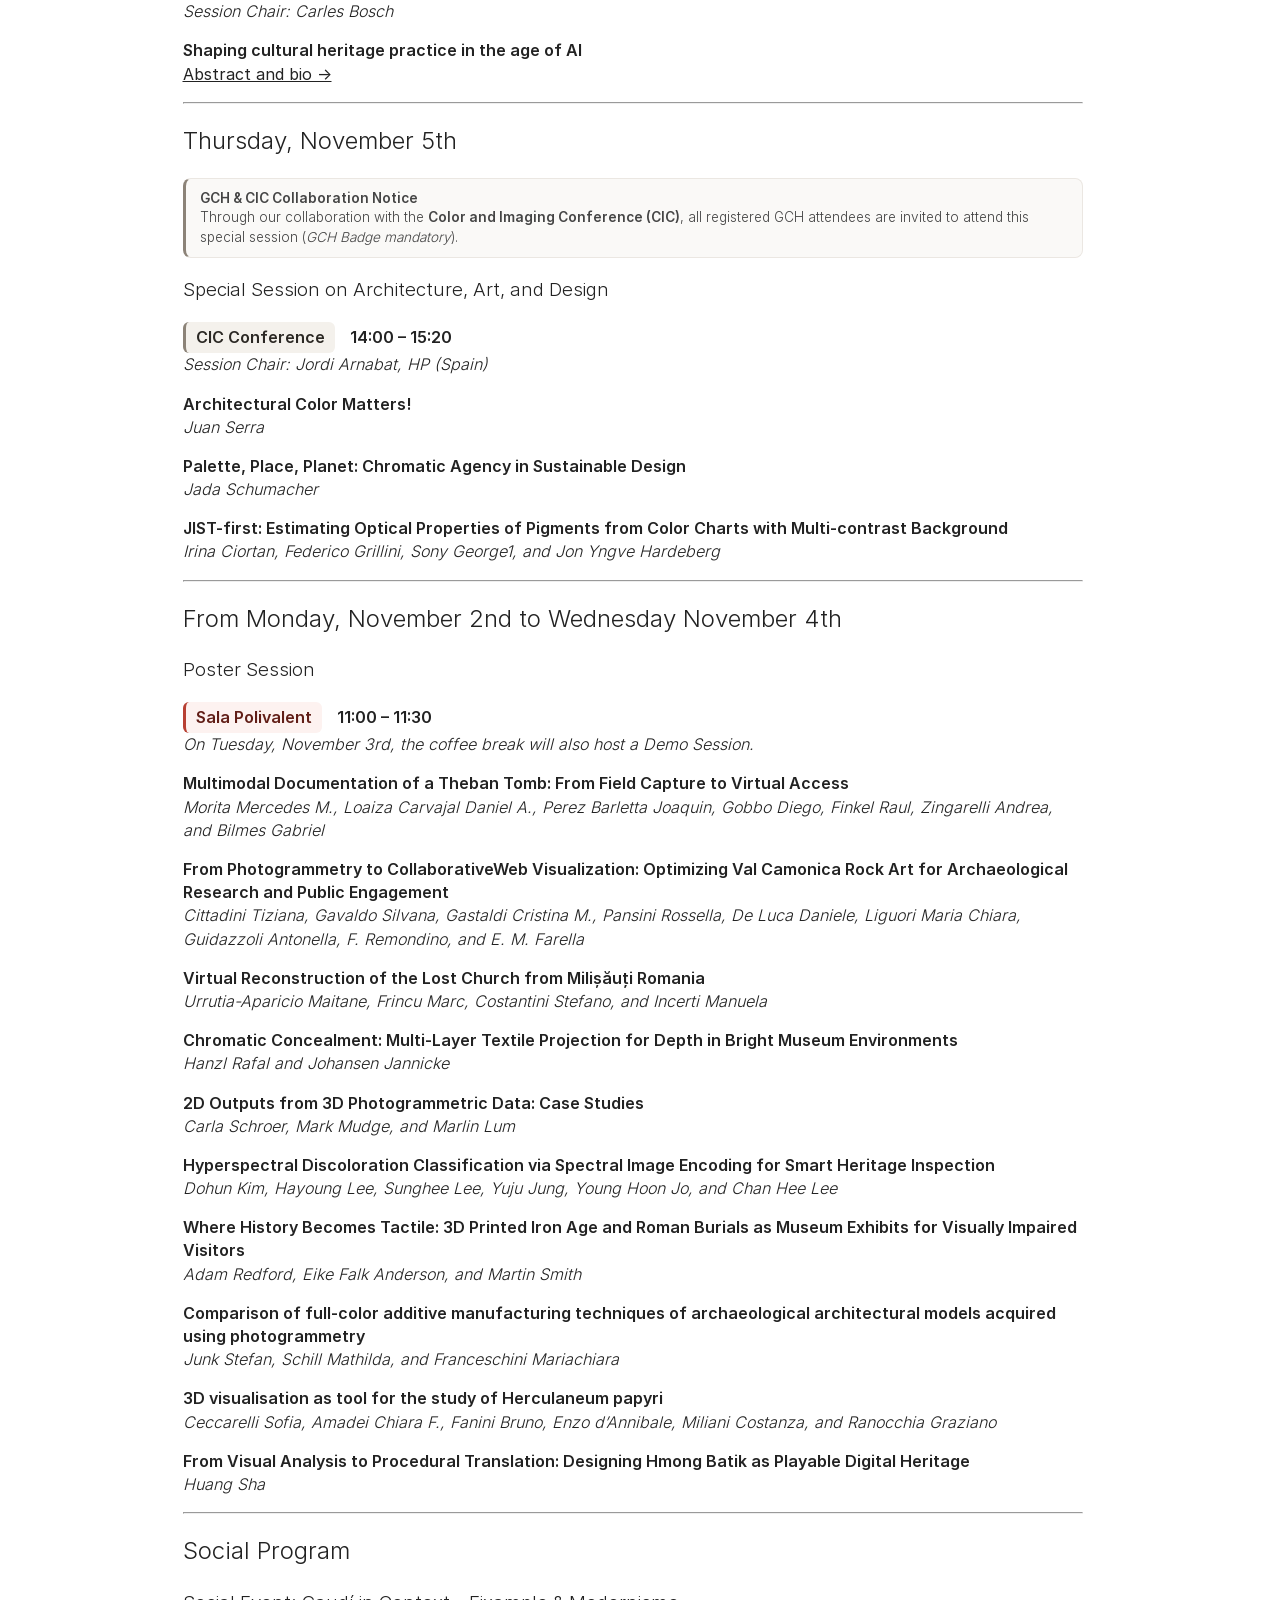
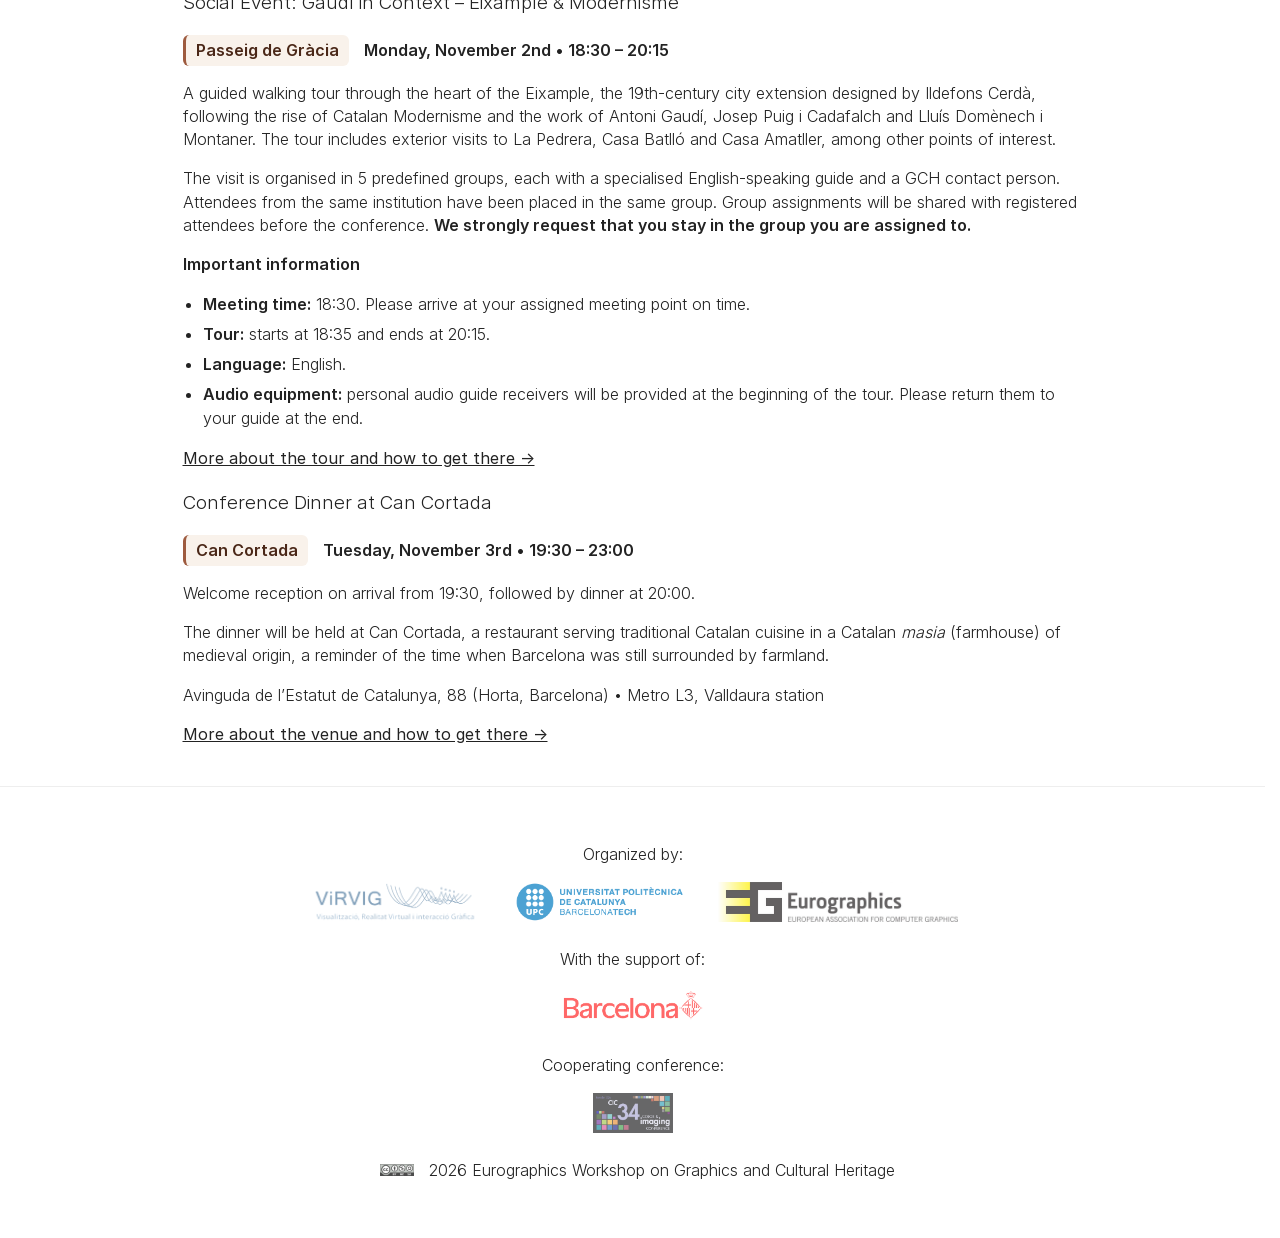
<file: program/index.html>
<!DOCTYPE html>
<html lang="en">
<head>
  <meta name="google-site-verification" content="f0fb345a88e001f7" />
  
  <meta charset="UTF-8">
  <meta name="viewport" content="width=device-width, initial-scale=1.0">
  <title>Program - GCH 2026</title>
  <meta name="description" content="GCH 2026 — Eurographics Workshop on Graphics and Cultural Heritage. Barcelona, Nov 2–5. Call for papers, program, keynotes, and registration.">
  <meta name="keywords" content="GCH, Graphics and Cultural Heritage, Eurographics, conference, Barcelona 2026">
  <link rel="canonical" href="https://eg-gch2026.github.io/program/">

  
  <meta property="og:type" content="article">
  <meta property="og:title" content="Program | GCH 2026 – Barcelona, November 2–5">
  <meta property="og:description" content="GCH 2026 — Eurographics Workshop on Graphics and Cultural Heritage. Barcelona, Nov 2–5. Call for papers, program, keynotes, and registration.">
  <meta property="og:image" content="https://eg-gch2026.github.io/images/hero-barcelona.jpg">
  <meta property="og:url" content="https://eg-gch2026.github.io/program/">

  
  <meta name="twitter:card" content="summary_large_image">
  <meta name="twitter:title" content="Program | GCH 2026 – Barcelona, November 2–5">
  <meta name="twitter:description" content="GCH 2026 — Eurographics Workshop on Graphics and Cultural Heritage. Barcelona, Nov 2–5. Call for papers, program, keynotes, and registration.">
  <meta name="twitter:image" content="https://eg-gch2026.github.io/images/hero-barcelona.jpg">

  <meta http-equiv="Cache-Control" content="no-cache, no-store, must-revalidate">
  <meta http-equiv="Pragma" content="no-cache">
  <meta http-equiv="Expires" content="0">

  <link rel="stylesheet" href="https://eg-gch2026.github.io/css/style.css?v=1793449265">
  <script defer src="https://eg-gch2026.github.io/js/menu.js?v=1793449265"></script>

  
  <script type="application/ld+json">
  {
    "@context": "https://schema.org",
    "@type": "Event",
    "name": "GCH 2026 – Barcelona, November 2–5",
    "startDate": "2026-11-02",
    "endDate": "2026-11-04",
    "eventAttendanceMode": "https://schema.org/OfflineEventAttendanceMode",
    "eventStatus": "https://schema.org/EventScheduled",
    "location": {
      "@type": "Place",
      "name": "Barcelona",
      "address": {
        "@type": "PostalAddress",
        "addressLocality": "Barcelona",
        "addressCountry": "ES"
      }
    },
    "image": ["https:\/\/eg-gch2026.github.io\/images\/hero-barcelona.jpg"],
    "description": "GCH 2026 — Eurographics Workshop on Graphics and Cultural Heritage. Barcelona, Nov 2–5. Call for papers, program, keynotes, and registration.",
    "organizer": {
      "@type": "Organization",
      "name": "Eurographics Workshop on GCH",
      "url": "https:\/\/eg-gch2026.github.io\/"
    },
    "performer": [
      {
      "@type": "Organization",
      "name": "Eurographics Workshop on GCH"
      }
    ],
    "offers": {
      "@type": "Offer",
      "url": "https:\/\/eg-gch2026.github.io\/registration/",
      "price": "0",
      "priceCurrency": "EUR",
      "availability": "https://schema.org/InStock",
      "validFrom": "2026-02-11T00:00:00Z"
    }
  }
  </script>


<script async src="https://www.googletagmanager.com/gtag/js?id=G-QQ6SKV91PN"></script>
<script>
  window.dataLayer = window.dataLayer || [];
  function gtag(){dataLayer.push(arguments);}
  gtag('js', new Date());

  gtag('config', 'G-QQ6SKV91PN');
</script>



</head>
<body>
  
  <noscript><iframe src="https://www.googletagmanager.com/ns.html?id=GTM-W7Z5C3RF"
  height="0" width="0" style="display:none;visibility:hidden"></iframe></noscript>
  
  <header>
  <nav>
    <div class="nav-brand">
      <img src="https://eg-gch2026.github.io/images/logo.png" alt="Logo">
      <span class="title">GCH 2026 – Barcelona, November 2–5</span>
    </div>

    <div class="nav-menu">
      <button class="menu-toggle" aria-label="Toggle navigation menu" aria-expanded="false">
        &#9776; 
      </button>
      <div class="menu-items">
                                        
        
          
          
          
          
          <a href="https://eg-gch2026.github.io/" >
            Home
          </a>
        
          
          
          
          
          <a href="https://eg-gch2026.github.io/call-for-papers/" >
            Call for Papers
          </a>
        
          
          
          
          
          <a href="https://eg-gch2026.github.io/program/" class="is-current" aria-current="page">
            Program
          </a>
        
          
          
          
          
          <a href="https://eg-gch2026.github.io/keynotes/" >
            Keynotes
          </a>
        
          
          
          
          
          <a href="https://eg-gch2026.github.io/committees/" >
            Committees
          </a>
        
          
          
          
          
          <a href="https://eg-gch2026.github.io/registration/" >
            Registration
          </a>
        
          
          
          
          
          <a href="https://eg-gch2026.github.io/venue/" >
            Venue
          </a>
        
      </div>
    </div>
  </nav>
</header>

  
  <main>
    <h1>Program</h1>
    <div class="program-desktop">
  
<div class="program-legend">
  <span class="legend-item loc-room1">Aula Màster</span>
  <span class="legend-item loc-room2">Aula de Graus</span>
  <span class="legend-item loc-social">Sala Polivalent</span>
  <span class="legend-item loc-event">Social Event / Dinner</span>
  <span class="legend-item loc-cic">CIC Conference</span>
</div>

<table>
  <thead>
    <tr>
      <th rowspan="2" style="width: 70px;">Time</th>
      <th colspan="2">Monday Nov 2nd</th>
      <th colspan="2">Tuesday Nov 3rd</th>
      <th colspan="2">Wednesday Nov 4th</th>
      <th>Thursday Nov 5th</th>
    </tr>
  </thead>
  <tbody>
    <tr>
      <td rowspan="2"><strong>08:00</strong></td>
      <td rowspan="2" colspan="2" class="loc-social">Registration</td>
      <td colspan="2" class="empty">-</td>
      <td colspan="2" class="empty">-</td>
      <td rowspan="12" class="empty">-</td>
    </tr>
    <tr>
      <td colspan="2" class="loc-social">Registration</td>
      <td colspan="2" class="loc-social">Registration</td>
    </tr>
    <tr>
      <td rowspan="2"><strong>09:00</strong></td>
      <td rowspan="2" colspan="2" class="loc-room1">Opening</td>
      <td rowspan="2" class="loc-room1"><a href="#session-7" class="session-link">Session 7<br><small>Models & Datasets<br>JOCCH</small></a></td>
      <td rowspan="2" class="loc-room2"><a href="#session-8" class="session-link">Session 8<br><small>Studying CH<br>ECCCH</small></a></td>
      <td rowspan="4" class="loc-room1"><a href="#session-15" class="session-link">Session 15<br><small>Living Heritage<br>JOCCH</small></a></td>
      <td rowspan="4" class="loc-room2"><a href="#session-16" class="session-link">Session 16<br><small>Artifacts<br>GCH FP</small></a></td>
    </tr>
    <tr></tr>
    <tr>
      <td rowspan="2"><strong>10:00</strong></td>
      <td rowspan="2" colspan="2" class="loc-room1"><a href="https://eg-gch2026.github.io/keynotes/#ahmed-elgammal" class="session-link">Keynote<br><small>Ahmed Elgammal</small></a></td>
      <td rowspan="2" colspan="2" class="loc-room1"><a href="https://eg-gch2026.github.io/keynotes/#valentine-charles" class="session-link">Keynote<br><small>Valentine Charles</small></a></td>
    </tr>
    <tr></tr>
    <tr>
      <td rowspan="2"><strong>11:00</strong></td>
      <td colspan="2" class="loc-social"><a href="#session-poster" class="session-link">Coffee Break + Poster Session</a></td>
      <td colspan="2" class="loc-social"><a href="#session-poster" class="session-link">Coffee + Posters &amp; Demos</a></td>
      <td colspan="2" class="loc-social"><a href="#session-poster" class="session-link">Coffee Break + Poster Session</a></td>
    </tr>
    <tr>
      <td rowspan="3" class="loc-room1"><a href="#session-1" class="session-link">Session 1<br><small>Interfaces<br>JOCCH</small></a></td>
      <td rowspan="3" class="loc-room2"><a href="#session-2" class="session-link">Session 2<br><small>Restoration<br>GCH FP</small></a></td>
      <td rowspan="3" class="loc-room1"><a href="#session-9" class="session-link">Session 9<br><small>Imaging<br>JOCCH</small></a></td>
      <td rowspan="3" class="loc-room2"><a href="#session-10" class="session-link">Session 10<br><small>Analysis<br>GCH SP</small></a></td>
      <td rowspan="3" class="loc-room1"><a href="#session-17" class="session-link">Session 17<br><small>Synthesis<br>JOCCH</small></a></td>
      <td rowspan="2" class="loc-room2"><a href="#session-18" class="session-link">Session 18<br><small>Annotation<br>GCH SP</small></a></td>
    </tr>
    <tr>
      <td rowspan="2"><strong>12:00</strong></td>
    </tr>
    <tr>
      <td class="empty">-</td>
    </tr>
    <tr>
      <td rowspan="2"><strong>13:00</strong></td>
      <td rowspan="2" colspan="2" class="loc-social">Lunch</td>
      <td rowspan="2" colspan="2" class="loc-social">Diversity Lunch</td>
      <td rowspan="2" colspan="2" class="loc-social">Lunch</td>
    </tr>
    <tr></tr>
    <tr>
      <td rowspan="2"><strong>14:00</strong></td>
      <td rowspan="3" class="loc-room1"><a href="#session-3" class="session-link">Session 3<br><small>XR<br>JOCCH</small></a></td>
      <td rowspan="3" class="loc-room2"><a href="#session-4" class="session-link">Session 4<br><small>AI & Co-Creation<br>JOCCH</small></a></td>
      <td rowspan="3" class="loc-room1"><a href="#session-11" class="session-link">Session 11<br><small>Recognition<br>JOCCH</small></a></td>
      <td rowspan="3" class="loc-room2"><a href="#session-12" class="session-link">Session 12<br><small>Reconstruction<br>GCH SP</small></a></td>
      <td rowspan="2" colspan="2" class="loc-room1"><a href="https://eg-gch2026.github.io/keynotes/#arianna-traviglia" class="session-link">Keynote<br><small>Arianna Traviglia</small></a></td>
      <td rowspan="3" class="loc-cic"><a href="#session-cic" class="session-link">CIC Session<br><small></small></a></td>
    </tr>
    <tr></tr>
    <tr>
      <td rowspan="2"><strong>15:00</strong></td>
      <td rowspan="2" colspan="2" class="loc-room1">Closing</td>
    </tr>
    <tr>
      <td colspan="2" class="loc-social">Coffee Break</td>
      <td colspan="2" class="loc-social">Coffee Break</td>
      <td rowspan="15" class="empty">-</td>
    </tr>
    <tr>
      <td rowspan="2"><strong>16:00</strong></td>
      <td rowspan="3" class="loc-room1"><a href="#session-5" class="session-link">Session 5<br><small>Documents<br>JOCCH</small></a></td>
      <td rowspan="3" class="loc-room2"><a href="#session-6" class="session-link">Session 6<br><small>Storytelling<br>GCH SP</small></a></td>
      <td rowspan="3" class="loc-room1"><a href="#session-13" class="session-link">Session 13<br><small>3D Models<br>JOCCH</small></a></td>
      <td rowspan="3" class="loc-room2"><a href="#session-14" class="session-link">Session 14<br><small>Sites & Tours<br>GCH FP</small></a></td>
      <td rowspan="14" colspan="2" class="empty">-</td>
    </tr>
    <tr></tr>
    <tr>
      <td rowspan="2"><strong>17:00</strong></td>
    </tr>
    <tr>
      <td rowspan="2" colspan="2" class="empty">-</td>
      <td rowspan="4" colspan="2" class="empty">-</td>
    </tr>
    <tr>
      <td rowspan="2"><strong>18:00</strong></td>
    </tr>
    <tr>
      <td rowspan="4" colspan="2" class="loc-event"><a href="#social-event" class="session-link">Social Event<br><small>Gaudí in Context</small></a></td>
    </tr>
    <tr>
      <td rowspan="2"><strong>19:00</strong></td>
    </tr>
    <tr>
      <td rowspan="7" colspan="2" class="loc-event"><a href="#social-dinner" class="session-link">Conference Dinner<br><small>Can Cortada</small></a></td>
    </tr>
    <tr>
      <td rowspan="2"><strong>20:00</strong></td>
    </tr>
    <tr>
      <td rowspan="5" colspan="2" class="empty">-</td>
    </tr>
    <tr>
      <td rowspan="2"><strong>21:00</strong></td>
    </tr>
    <tr></tr>
    <tr>
      <td rowspan="2"><strong>22:00</strong></td>
    </tr>
    <tr></tr>
  </tbody>
</table>

</div>
<hr>
<h2 id="detailed-session-program">Detailed Session Program</h2>
<hr>
<h2 id="monday-november-2nd">Monday, November 2nd</h2>







  

  

  


<h3 id="keynote-ahmed-elgammal">Keynote: Ahmed Elgammal</h3>
<p><span class="legend-item loc-room1">Aula Màster</span> <strong>10:00 – 11:00</strong><br><em>Session Chair: Carla Schroer</em></p>
<p><strong>From Computation to Historical Knowledge: Mapping the Emerging Field of Computational Art History</strong><br>
<a href="https://eg-gch2026.github.io/keynotes/#ahmed-elgammal">Abstract and bio →</a></p>

<h3 id="session-1">Session 1: Visual Interfaces &amp; Heritage Experiences</h3>
<p><span class="legend-item loc-room1">Aula Màster</span> <strong>11:30 – 13:00</strong> • <em>ACM JOCCH Special Issue - Visual Heritage Track</em>
<br><em>Session Chair: Karina Rodriguez Echavarria</em></p>
<p><strong>Visualizing Digital Cultural Heritage through Generous Interfaces and Semantic Navigation</strong><br>
<em>Luis Vitor Zerkowski and Nina S. T. Hirata</em></p>
<p><strong>Touching Civilization: Spatiotemporal Guidance for Accessible Museum Exploration</strong><br>
<em>Haojun Xu, Xiaoyue Zhang, Ziyang Tan, Wenming Xu, Qiaolian Zhu, Dan Wu, Feng Tian, and Yuzhi Li</em></p>
<p><strong>Beyond Display: How VR, Interactive Kiosk, and Physical Maquette Mediate Expert Reasoning in Digital Heritage</strong><br>
<em>A. Pagès-Vilà, M. Potenziani, M. Callieri, and Imanol Munoz-Pandiella</em></p>
<p><strong>Designing for Nature, Time and History: Novel Locative Technologies for Multilayered Heritage</strong><br>
<em>Pedro Galvão-Ferreira, David Millard, Joris Vreeke, Marta Ferreira, Mads Haahr, Nuno Nunes, and Valentina Nisi</em></p>
<h3 id="session-2">Session 2: Material Restoration &amp; Defect Analysis</h3>
<p><span class="legend-item loc-room2">Aula de Graus</span> <strong>11:30 – 13:00</strong> • <em>GCH Full Papers Track</em>
<br><em>Session Chair: Carles Bosch</em></p>
<p><strong>3D Reconstruction of Degraded Fingerprints from Clay Artworks with Surface-Constrained Gaussian Splatting</strong><br>
<em>Chiara Schiavo, Simone Milani, Rita Deiana, and Moira Mascotto</em></p>
<p><strong>Allure of Craquelure: A Variational-Generative Approach to Crack Detection in Paintings</strong><br>
<em>Paul Laura, Rauhut Holger, Martin Burger, Kabri Samira, and Roith Tim</em></p>
<p><strong>Digitally Reintegrating Losses in Heritage Embroidery with Model-Independent Stitch Priors and Surface-Normal Verification</strong><br>
<em>George P. Jenkinson and Xavier Aure Calvet</em></p>
<p><strong>Visualizing removed grime and varnish layers in restored paintings</strong><br>
<em>Narag Mark Jeremy, Baumgartner Julian, and Soriano Maricor</em></p>
<hr>
<h3 id="session-3">Session 3: VR, MR &amp; Immersive Environments</h3>
<p><span class="legend-item loc-room1">Aula Màster</span> <strong>14:00 – 15:30</strong> • <em>ACM JOCCH Special Issue - Visual Heritage Track</em>
<br><em>Session Chair: Marco Potenziani</em></p>
<p><strong>An MR-Based Educational Experience for Open-Storage Art Museums: The Case of MMCA Cheongju</strong><br>
<em>Sangah Lee, Jaewon Choi, Hayoung Bae, Dayoung Lee, Jusub Kim, Sangyong Kim, and Yongsoon Choi</em></p>
<p><strong>Visualising Mechanical Heritage in Motion: A Mixed Reality Installation for the Japanese Matchlock Gun</strong><br>
<em>Song Wenze and Hayashi Takefumi</em></p>
<p><strong>Beyond the Frame: Translating the Spatial Logic of Double Screen Painting into VR</strong><br>
<em>Yuting Cheng, Jiashu Yang, and Shichao Zhao</em></p>
<p><strong>Designing 360° Virtual Experiences: Insights from a Structured Review and Expert Evaluation</strong><br>
<em>L. Kougioumtzian, A. Katifori, D. Petousi, M. Boile, G. Koutiva, K. Servi, M. Koukouli, M. Roussou, and Y. Ioannidis</em></p>
<h3 id="session-4">Session 4: LLMs, Agents &amp; Co-Creation</h3>
<p><span class="legend-item loc-room2">Aula de Graus</span> <strong>14:00 – 15:30</strong> • <em>ACM JOCCH Special Issue - Visual Heritage Track</em>
<br><em>Session Chair: Manuele Veggi</em></p>
<p><strong>An LLM-Powered Virtual Guide for Rupestrian Churches in XR</strong><br>
<em>Colonnese Valerio, Manfredi Gilda, Capece Nicola, Ungaro Salvatore, and Erra Ugo</em></p>
<p><strong>LLM-Assisted Procedural Modeling of Qing Timber Architecture with Rule Validation</strong><br>
<em>Shunan Zhang, Yunfeng Shu, Xuguang Yuan, and Yi Xiao</em></p>
<p><strong>Agentic SHIFT: Auditable Multi-Agent Itinerary Planning for Cultural Heritage</strong><br>
<em>Abdessamad Imider, Abderrahmane Samali, John Kingston, Sara Qassimi, and Omar Bencharef</em></p>
<hr>
<h3 id="session-5">Session 5: Document Vision &amp; Text Analysis</h3>
<p><span class="legend-item loc-room1">Aula Màster</span> <strong>16:00 – 17:30</strong> • <em>ACM JOCCH Special Issue - Visual Heritage Track</em>
<br><em>Session Chair: Mark Mudge</em></p>
<p><strong>When OCR is Not Enough: Evaluating OCR and Vision-Language Models for Historical Computer Music</strong><br>
<em>Zuccante Anna, Siri Luca, and Canazza Sergio</em></p>
<p><strong>Human-Centric AI for Papyrus Fragment Reassembly</strong><br>
<em>N. Messina, G. Mirante, V. Iannace, F. Carrara, M. Corsini, P. Cignoni, F. Falchi, and F. Maltomini</em></p>
<p><strong>Ancient Hands, Modern Errors: Computational Analysis of Graphic Compensation in Hellenistic Documentary Hands</strong><br>
<em>Paraskevi Platanou, Lavinia Ferretti, Isabelle Marthot-Santaniello, Giuseppe De Gregorio, Spyros Barbakos, Maria Konstantinidou, Asimina Paparrigopoulou, and John Pavlopoulos</em></p>
<p><strong>Using Generative Artificial Intelligence to Automate Gravestone Documentation and Analysis</strong><br>
<em>Michael J. May, Jamal Majadle, Libar Vizman, Netanel Shen, and Efrat Kantor</em></p>
<h3 id="session-6">Session 6: XR, Storytelling &amp; Audience Engagement</h3>
<p><span class="legend-item loc-room2">Aula de Graus</span> <strong>16:00 – 17:30</strong> • <em>GCH Short Papers Track</em>
<br><em>Session Chair: Irina Ciortan</em></p>
<p><strong>ChemiNovaKids: Augmented Reality as a Language of Heritage Participation</strong><br>
<em>Martínez Bibiana, Vera Lucía, Targa Laya, Garcia Daniel, Palma Belén, and Portalés Cristina</em></p>
<p><strong>Designing and Assessing Users’ Interactions with 3D Replicas of Heritage Artefacts</strong><br>
<em>Samaroudi Myrsini and Rodriguez Karina Echavarria</em></p>
<p><strong>Evaluations in Digital Heritage Environments. AWeb3D Solution</strong><br>
<em>Veggi Manuele, Travaglini Laura, Massidda Marcello, Kenderdine Sarah, Nori Raffaella, Piccardi Laura, and Pescarin Sofia</em></p>
<p><strong>A Generative AI Pipeline for Philologically Grounded Museum Storytelling using Digital Heritage Ambassadors</strong><br>
<em>Russo Alfonsina, Turchetti Mariangela, Guidazzoli Antonella, De Luca Daniele, Liguori Maria Chiara, Mancini Mariano, and Cuppi Fulvio</em></p>
<p><strong>From Digital Reconstruction to Immersive Gaussian Splatting: Revisiting Isabella d’Este’s Studiolo inWebXR</strong><br>
<em>Guidazzoli Antonella, De Luca Daniele, and Pansini Rossella</em></p>
<p><strong>Supporting Heritage Craft Through Artisan-Centred Digital Storytelling</strong><br>
<em>Dadizadeh Nasim Abedi, Rodriguez Karina Echavarria, and Boykovski Mario</em></p>
<hr>
<h2 id="tuesday-november-3rd">Tuesday, November 3rd</h2>
<h3 id="session-7">Session 7: Vision Foundation Models &amp; Artifact Datasets</h3>
<p><span class="legend-item loc-room1">Aula Màster</span> <strong>09:00 – 10:00</strong> • <em>ACM JOCCH Special Issue - Visual Heritage Track</em>
<br><em>Session Chair: Nicola Messina</em></p>
<p><strong>Interpretable Visual Exploration of Archaeological Signs: A Human-Centred AI Approach</strong><br>
<em>Stefano Valtolina, Bagnasco Giovanna Gianni, and Alvino Jennifer</em></p>
<p><strong>TEXMET: A Curated Dataset and Deep Learning Benchmark for Archaeological Textile Reconstruction</strong><br>
<em>M. H. Zafar, D. Gigilashvili, and J.Y. Hardeberg</em></p>
<p><strong>Exploring 2D and 3D Vision Foundation Models for Archaeological Artifact Analysis</strong><br>
<em>Emery Pierson, Souhail Hadgi, Diego Gomez, Maks Ovsjanikov, and Diego Jiménez-Badillo</em></p>
<h3 id="session-8">Session 8: ECCCH: Interpreting, Assessing and Exploring Cultural Heritage</h3>
<p><span class="legend-item loc-room2">Aula de Graus</span> <strong>09:00 – 10:00</strong> • <em>ECCCH Track</em>
<br><em>Session Chair: Carlos Andujar</em></p>
<p><strong>Beyond Semantic Assertions: Evidence, Proof, and Multiple Historical Interpretations in Semantic Graphs</strong><br>
<em>Giammetta Sharon and Pauwels Pieter</em></p>
<p><strong>HeritageGuard: An ECCCH-Aligned Multimodal Framework for Cultural Heritage Risk and Resilience Assessment</strong><br>
<em>A. Azizi, M. Toumpouri, P. Charalambous, and Y. Chrysanthou</em></p>
<p><strong>Designing for Abundance: Towards Generous Interfaces for European Cultural Heritage</strong><br>
<em>Windhager Florian, Smuc Michael, and Mayr Eva</em></p>







  

  

  


<h3 id="keynote-valentine-charles">Keynote: Valentine Charles</h3>
<p><span class="legend-item loc-room1">Aula Màster</span> <strong>10:00 – 11:00</strong><br><em>Session Chair: Ruggero Pintus</em></p>
<p><strong>Built for reuse: making cultural heritage data fit for purpose</strong><br>
<a href="https://eg-gch2026.github.io/keynotes/#valentine-charles">Abstract and bio →</a></p>

<hr>
<h3 id="session-9">Session 9: Advanced Imaging, RTI &amp; Relightable Media</h3>
<p><span class="legend-item loc-room1">Aula Màster</span> <strong>11:30 – 13:00</strong> • <em>ACM JOCCH Special Issue - Visual Heritage Track</em>
<br><em>Session Chair: Steven Mills</em></p>
<p><strong>M2LIC: An Automated Target-Free Mobile Pipeline for Creating Relightable Models</strong><br>
<em>Pintus Ruggero, Zorcolo Antonio, Jaspe-Villanueva Alberto, Pagani Nicola, Serreli Pietro Francesco, Pietra Giovanna, and Gobbetti Enrico</em></p>
<p><strong>Caustics from Complex Luminaires in Real-Time</strong><br>
<em>L.-A. Vandamme, A. Josse, Q. Huan, F. Rousselle, and C. Renaud</em></p>
<p><strong>Technical Design Decisions for Multimodal Hyperspectral Imaging Software in Painting Conservation</strong><br>
<em>N. Eckertz, H. Deborah, J.Y. Hardeberg, and ICA Sandu</em></p>
<p><strong>RTI Panorama Generation using SfM-Guided Orthoplane Projection</strong><br>
<em>Eloi Gattet, Erika Pistolesi, Alessandro Muntoni, and Federico Ponchio</em></p>
<h3 id="session-10">Session 10: Image-based Analysis of Historical Documents and Artworks</h3>
<p><span class="legend-item loc-room2">Aula de Graus</span> <strong>11:30 – 13:00</strong> • <em>GCH Short Papers Track</em>
<br><em>Session Chair: Sofia Ceccarelli</em></p>
<p><strong>Deep-learning Based Identity Verification of Sitters in Historical Portraiture: a Pilot Study on the RKD Collection</strong><br>
<em>Bunda Sebastian T., Klink Matthies, Bunda Lisa M., Talavera Estefanía, Costiner Lisandra S., and Sero Dzemila</em></p>
<p><strong>Deterministic Detection Algorithm of Armenian Inscriptions</strong><br>
<em>Khachatryan Suren, Hakobyan Davit, and Nersesian Gevorg</em></p>
<p><strong>From Digital Images to Searchable Datasets: Transforming Historical Newspapers at Scale</strong><br>
<em>Albertin Fauzia, Cardano Giorgia, Imboden Silvano, Marconi Gabriele, Mattei Luca, Andrucci Federico, Pansini Rossella, Baisi Giovanni, Caraceni Simona, Lanzarini Angela, Liguori Maria Chiara, Giannelli Alex, Sforzini Donatella, Fatigati Gabriele, Guidazzoli Antonella,</em></p>
<p><strong>Self-Supervised Exploratory Characterization of Deteriorated Historical Documents for Visual Triage</strong><br>
<em>José Longino Mendoza Valdés, Christian Quesada-López, and Alexander Barquero</em></p>
<p><strong>Still Got the Blues: Digital Colour Restoration of a Bleached Autochrome</strong><br>
<em>Ciortan Irina M., Arteaga Yoko, and Trumpy Giorgio</em></p>
<p><strong>Mapping the Color and Surface Relief of a Diego Rivera Fresco</strong><br>
<em>Carla Schroer, Marlin Lum, and Mark Mudge</em></p>
<hr>
<h3 id="session-11">Session 11: Computer Vision for Analysis &amp; Recognition</h3>
<p><span class="legend-item loc-room1">Aula Màster</span> <strong>14:00 – 15:30</strong> • <em>ACM JOCCH Special Issue - Visual Heritage Track</em>
<br><em>Session Chair: Ruggero Pintus</em></p>
<p><strong>A Benchmark for Cultural-Heritage Deterioration Segmentation</strong><br>
<em>José Longino Mendoza Valdés and Christian Quesada-López</em></p>
<p><strong>Modeling Historical Degradations: Contrastive Learning for Early News Pictures Clustering</strong><br>
<em>Renard Raphaël, Bloch Isabelle, and Foliard Daniel</em></p>
<p><strong>Deep Visual Style Recognition of ArchaeologicalWall-Painting Fragments</strong><br>
<em>Ofir Itzhak Shahar, Gur Elkin, Nadav Alali, Maria Cristina Napolitano, Alessandra Zambrano, and Ohad Ben-Shahar</em></p>
<p><strong>Reminiscens: Exploratory Access and Metadata Enrichment in Museum Collections with Vision-Language Models</strong><br>
<em>S. Lugan, V. Rijks, K. Lasaracina, and B. Macq</em></p>
<h3 id="session-12">Session 12: 3D Reconstruction, Modeling &amp; Spatial Analysis</h3>
<p><span class="legend-item loc-room2">Aula de Graus</span> <strong>14:00 – 15:30</strong> • <em>GCH Short Papers Track</em>
<br><em>Session Chair: Federico Ponchio</em></p>
<p><strong>Visualization of the Prague astronomical clock</strong><br>
<em>Ubik Sven, Linhart Oldřich, and Kubišta Jiří;</em></p>
<p><strong>Towards a Parametric-Object-Oriented Modelling of Window-Elements: Methodological Workflow for Digitisation of Bavarian Historical Windows</strong><br>
<em>B. Rodríguez, A. W. Putz, and M. Mitterhofer</em></p>
<p><strong>From Excavation to Exhibition: Photogrammetric Reconstruction and 3D-Printed Visualisation of Iron Age and Roman Burials</strong><br>
<em>Redford Adam, Eike Falk Anderson, and Smith Martin</em></p>
<p><strong>Archaeological Artifact Reassembly Using Geometry and Topology</strong><br>
<em>Diarra Ibrahim, Beguet Florian, Desbenoit Brett, Lanquetin Sandrine, Raffin Romain, Badie Alain, Dubourg Sandrine, Papadopoulou Anna, Rosso Emmanuelle, and Tardy Dominique</em></p>
<p><strong>CuLAZ: GPU-Accelerated LAZ Decoding</strong><br>
<em>Elias Kristmann, Michael Wimmer, and Markus Schütz</em></p>
<p><strong>HeriRisk: Interactive 3D Screening of Flood, Earthquake, and Evacuation Scenarios for Cultural Heritage Sites</strong><br>
<em>A. Azizi, P. Charalambous, M. Toumpouri, and Y. Chrysanthou</em></p>
<hr>
<h3 id="session-13">Session 13: 3D Geometry, Point Clouds &amp; Gaussian Splatting</h3>
<p><span class="legend-item loc-room1">Aula Màster</span> <strong>16:00 - 17:30</strong> • <em>ACM JOCCH Special Issue - Visual Heritage Track</em>
<br><em>Session Chair: Carla Schroer</em></p>
<p><strong>Geometry-Constrained Front–Back Point Cloud Registration for Thin Cultural Heritage Artifacts</strong><br>
<em>Yuezhe Zhang, Lei Wei, Jingnan Du, and Shuai Wan</em></p>
<p><strong>Density-Aware 3D Gaussian Splatting for Robust Heritage Digitization</strong><br>
<em>Haoran Xu, Ziyang Cheng, Liang Chen, and Shusheng Li</em></p>
<p><strong>A 3D Point-Cloud Dataset of Prehistoric Pottery Impressions from Jōmon-Yayoi Period</strong><br>
<em>Rio Fukuda, Masayoshi Aritsugi, Hiroki Obata, and Israel Mendonça</em></p>
<p><strong>A Preliminary Study of Participatory 3D Documentation for Thousands of Balinese Temples</strong><br>
<em>K. A. Satriadi, M.W. A. Kesiman, P. H. Suputra, I G. M. Darmawiguna, T. Chandler, B. Jenny, K. T. Dermawan, I. M. G. Sunarya, J. Seguin, V. Frings-Hessami, I. G. D. A. S. Punia, I. K. D. A. S. Nanda, L. S. Darma, I. P. B. A. Surya, and A. Wilson</em></p>
<h3 id="session-14">Session 14: XR Mediation, Virtual Tours &amp; Site Reconstruction</h3>
<p><span class="legend-item loc-room2">Aula de Graus</span> <strong>16:00 - 17:30</strong> • <em>GCH Full Papers</em>
<br><em>Session Chair: Anna Pagès i Vilà</em></p>
<p><strong>Mixed Reality Co-Design with Indigenous Cultures: Insights from Entering the Marae</strong><br>
<em>Lloyd-Jones Lauriem, Mills Steven, Tennent Paul, and Whaanga Hēmi</em></p>
<p><strong>GuidO: a Web-Based Framework for Guided Virtual Tours</strong><br>
<em>Ganovelli Fabio, Ponchio Federico, Garro Valeria, Potenziani Marco, and Cignoni Paolo</em></p>
<p><strong>Design and Field Evaluation of Guide-Orchestrated Augmented Reality for Cultural Heritage Mediation in a Deployed Tour System</strong><br>
<em>Horst Robin, Zapf Andreas, Olbrich Manuel, Pröbe Annika, and Graf Holger</em></p>
<p><strong>Analysis of Multi-Modal Semantic Masking, Inpainting for 3D Reconstruction and Visualisation of Heritage Sites</strong><br>
<em>Eugene Ch’ng</em></p>
<hr>
<h2 id="wednesday-november-4th">Wednesday, November 4th</h2>
<h3 id="session-15">Session 15: Digital Reconstruction, Animation &amp; Living Heritage</h3>
<p><span class="legend-item loc-room1">Aula Màster</span> <strong>09:00 - 11:00</strong> • <em>ACM JOCCH Special Issue - Visual Heritage Track</em>
<br><em>Session Chair: Eugene Ch’ng</em></p>
<p><strong>Reimagining Chinese Calligraphy Heritage through VR: From Collage Elicitation to Immersive Interpretation with Community Participation</strong><br>
<em>Xiang Yunpeng, Lo Cheng-Hung, and Song Yu</em></p>
<p><strong>Reconstructing and Animating Qing Dynasty Court Opera Costumes for Interactive Virtual Exhibition</strong><br>
<em>Jingyuan Ren, Yunfeng Shu, Shu Yang, Beibei Zhang, Zhaohui Yang, Na Liu, and Zhiming Liu</em></p>
<p><strong>Reconstructing Virtual Living Heritage through Embodied Interaction and Knowledge-Driven Agents</strong><br>
<em>You Zhou, Rui Cao, Xingbei Chen, Xiaolin Zhu, Bingyuan Wang, Ning Tang, and Zeyu Wang</em></p>
<p><strong>Virtual Reconstruction of Ancient Egyptian Rituals</strong><br>
<em>L. Cadevall1 and N. Torras-Benezet2 and A.Ríos1 and C. Andújar1</em></p>
<p><strong>Revealing Archival Contradictions: A Digital Reconstruction of the Sets of The Cabinet of Dr Caligari</strong><br>
<em>R. Siagkri, A. Covaci, G. K. Fontana-Giusti, and A. Gillick</em></p>
<h3 id="session-16">Session 16: Anthropology, Archaeology &amp; Artifact Shape Analysis</h3>
<p><span class="legend-item loc-room2">Aula de Graus</span> <strong>09:00 - 11:00</strong> • <em>GCH Full Papers Track</em>
<br><em>Session Chair: Miguel Antonio Barbero-Álvarez</em></p>
<p><strong>Adaptive Surface Classification of Fractured Objects</strong><br>
<em>Evangelou Iordanis and Papaioannou Georgios</em></p>
<p><strong>Modeling Wear Trajectories in Neolithic Grinding Stones: Experimental and Computational Shape Analysis at Göbekli Tepe</strong><br>
<em>Julius Mayer, Laura Dietrich, and Christoph von Tycowicz</em></p>
<p><strong>An Automated Deep Learning Pipeline for Sex Estimation in Biological Anthropology from Two-Dimensional Pelvic Bone Photographs via Greater Sciatic Notch Angle Analysis</strong><br>
<em>Alawad Sarrah, Bantavanou Panagiota, Eames Evan, Giapraki Eleni, Papageorgopoulou Christina, and Lercari Nicola</em></p>
<p><strong>Deep Learning for Fragmented Long Bone Reconstruction in Biological Anthropology</strong><br>
<em>Kizhakke Menakath Ajesh Krishnan, Bantavanou Panagiota, Eames Evan, P. Mathieu, Chrysa Tsimopoulou, Papageorgopoulou Christina, and Lercari Nicola</em></p>
<p><strong>Monitoring Knapping Experiments for 3D Data Collection and Lithic Technology Graph Analysis</strong><br>
<em>Florian Linsel, Jan Philipp Bullenkamp, and Hubert Mara</em></p>
<hr>
<h3 id="session-17">Session 17: Generative Synthesis &amp; Semantic Frameworks</h3>
<p><span class="legend-item loc-room1">Aula Màster</span> <strong>11:30 – 13:00</strong> • <em>ACM JOCCH Special Issue - Visual Heritage Track</em>
<br><em>Session Chair: Stefano Valtolina</em></p>
<p><strong>A Provenance-First Framework for Evidence-Linked FAIR Data and Visual Analytics of Chaoshan Drawnwork Heritage</strong><br>
<em>Chen Jiajun, Zhang Ya, and Li Hongxin</em></p>
<p><strong>Geometrically Constrained Synthesis of Interacting Two-Hand Mudras (gestures) for Digital Cultural Heritage</strong><br>
<em>Jagadish Kashinath Kamble, Jayanta Mukhopadhyay, Debaditya Roy, and Partha Pratim Das</em></p>
<p><strong>Heritage-Informed Zhuang Brocade Generation: Linking Cultural Annotation with Visual Attention and Affect</strong><br>
<em>Yanpin Song, Deao Song, Qiang Guo, Xiaoshan Mo, Di Xie, Suyan Zhang, and Bin Hu</em></p>
<p><strong>Matching Computational Image Derivatives to Semantic Indexing Tasks: Evidence from CPSR</strong><br>
<em>Haorui Yu, Jiao Xu, Tingting Yang, Ziyue Yang, and Qiufeng Yi</em></p>
<h3 id="session-18">Session 18: Datasets Annotation &amp; Metadata</h3>
<p><span class="legend-item loc-room2">Aula de Graus</span> <strong>11:30 – 12:30</strong> • <em>GCH Short Papers Track</em>
<br><em>Session Chair: Nina Eckertz</em></p>
<p><strong>A Five-Field Annotation Method for Communicating Internal Substructure Knowledge in 3D Cultural Heritage Objects</strong><br>
<em>Bryand Josué Flores Medina, Rentaro Yoshioka, and Hideaki Inose</em></p>
<p><strong>A Fine-Grained Expert-Annotated Dataset for Named Entity Recognition in Built Heritage</strong><br>
<em>K. Réby, E. Peron, P. Arese, and L. De Luca</em></p>
<p><strong>Sinopia: Automated Metadata Extraction from Auction Catalogues</strong><br>
<em>Max Elias Balateu, Tamara van Maarseveen, Yiliu Peng, Lanneke Poels, RJ Beerens, and Houda Lamqaddam</em></p>







  

  

  


<h3 id="keynote-arianna-traviglia">Keynote: Arianna Traviglia</h3>
<p><span class="legend-item loc-room1">Aula Màster</span> <strong>14:00 – 15:00</strong><br><em>Session Chair: Carles Bosch</em></p>
<p><strong>Shaping cultural heritage practice in the age of AI</strong><br>
<a href="https://eg-gch2026.github.io/keynotes/#arianna-traviglia">Abstract and bio →</a></p>

<hr>
<h2 id="session-cic">Thursday, November 5th</h2>
<div class="program-notice-box">
  <strong>GCH &amp; CIC Collaboration Notice</strong><br>
  Through our collaboration with the <strong>Color and Imaging Conference (CIC)</strong>, all registered GCH attendees are invited to attend this special session (<em>GCH Badge mandatory</em>).
</div>
<h3 id="special-session-on-architecture-art-and-design">Special Session on Architecture, Art, and Design</h3>
<p><span class="legend-item loc-cic">CIC Conference</span> <strong>14:00 – 15:20</strong>
<br><em>Session Chair: Jordi Arnabat, HP (Spain)</em></p>
<p><strong>Architectural Color Matters!</strong><br>
<em>Juan Serra</em></p>
<p><strong>Palette, Place, Planet: Chromatic Agency in Sustainable Design</strong><br>
<em>Jada Schumacher</em></p>
<p><strong>JIST-first: Estimating Optical Properties of Pigments from Color Charts with Multi-contrast Background</strong><br>
<em>Irina Ciortan, Federico Grillini, Sony George1, and Jon Yngve Hardeberg</em></p>
<hr>
<h2 id="from-monday-november-2nd-to-wednesday-november-4th">From Monday, November 2nd to Wednesday November 4th</h2>
<h3 id="session-poster">Poster Session</h3>
<p><span class="legend-item loc-social">Sala Polivalent</span> <strong>11:00 – 11:30</strong>
<br><em>On Tuesday, November 3rd, the coffee break will also host a Demo Session.</em></p>
<p><strong>Multimodal Documentation of a Theban Tomb: From Field Capture to Virtual Access</strong><br>
<em>Morita Mercedes M., Loaiza Carvajal Daniel A., Perez Barletta Joaquin, Gobbo Diego, Finkel Raul, Zingarelli Andrea, and Bilmes Gabriel</em></p>
<p><strong>From Photogrammetry to CollaborativeWeb Visualization: Optimizing Val Camonica Rock Art for Archaeological Research and Public Engagement</strong><br>
<em>Cittadini Tiziana, Gavaldo Silvana, Gastaldi Cristina M., Pansini Rossella, De Luca Daniele, Liguori Maria Chiara, Guidazzoli Antonella, F. Remondino, and E. M. Farella</em></p>
<p><strong>Virtual Reconstruction of the Lost Church from Milișăuți Romania</strong><br>
<em>Urrutia-Aparicio Maitane, Frincu Marc, Costantini Stefano, and Incerti Manuela</em></p>
<p><strong>Chromatic Concealment: Multi-Layer Textile Projection for Depth in Bright Museum Environments</strong><br>
<em>Hanzl Rafal and Johansen Jannicke</em></p>
<p><strong>2D Outputs from 3D Photogrammetric Data: Case Studies</strong><br>
<em>Carla Schroer, Mark Mudge, and Marlin Lum</em></p>
<p><strong>Hyperspectral Discoloration Classification via Spectral Image Encoding for Smart Heritage Inspection</strong><br>
<em>Dohun Kim, Hayoung Lee, Sunghee Lee, Yuju Jung, Young Hoon Jo, and Chan Hee Lee</em></p>
<p><strong>Where History Becomes Tactile: 3D Printed Iron Age and Roman Burials as Museum Exhibits for Visually Impaired Visitors</strong><br>
<em>Adam Redford, Eike Falk Anderson, and Martin Smith</em></p>
<p><strong>Comparison of full-color additive manufacturing techniques of archaeological architectural models acquired using photogrammetry</strong><br>
<em>Junk Stefan, Schill Mathilda, and Franceschini Mariachiara</em></p>
<p><strong>3D visualisation as tool for the study of Herculaneum papyri</strong><br>
<em>Ceccarelli Sofia, Amadei Chiara F., Fanini Bruno, Enzo d’Annibale, Miliani Costanza, and Ranocchia Graziano</em></p>
<p><strong>From Visual Analysis to Procedural Translation: Designing Hmong Batik as Playable Digital Heritage</strong><br>
<em>Huang Sha</em></p>
<hr>
<h2 id="social-program">Social Program</h2>
<h3 id="social-event">Social Event: Gaudí in Context – Eixample &amp; Modernisme</h3>
<p><span class="legend-item loc-event">Passeig de Gràcia</span> <strong>Monday, November 2nd • 18:30 – 20:15</strong></p>
<p>A guided walking tour through the heart of the Eixample, the 19th-century city extension designed by Ildefons Cerdà, following the rise of Catalan Modernisme and the work of Antoni Gaudí, Josep Puig i Cadafalch and Lluís Domènech i Montaner. The tour includes exterior visits to La Pedrera, Casa Batlló and Casa Amatller, among other points of interest.</p>
<p>The visit is organised in 5 predefined groups, each with a specialised English-speaking guide and a GCH contact person. Attendees from the same institution have been placed in the same group. Group assignments will be shared with registered attendees before the conference. <strong>We strongly request that you stay in the group you are assigned to.</strong></p>
<p><strong>Important information</strong></p>
<ul>
<li><strong>Meeting time:</strong> 18:30. Please arrive at your assigned meeting point on time.</li>
<li><strong>Tour:</strong> starts at 18:35 and ends at 20:15.</li>
<li><strong>Language:</strong> English.</li>
<li><strong>Audio equipment:</strong> personal audio guide receivers will be provided at the beginning of the tour. Please return them to your guide at the end.</li>
</ul>
<p><a href="https://eg-gch2026.github.io/venue/#social-event">More about the tour and how to get there →</a></p>
<h3 id="social-dinner">Conference Dinner at Can Cortada</h3>
<p><span class="legend-item loc-event">Can Cortada</span> <strong>Tuesday, November 3rd • 19:30 – 23:00</strong></p>
<p>Welcome reception on arrival from 19:30, followed by dinner at 20:00.</p>
<p>The dinner will be held at Can Cortada, a restaurant serving traditional Catalan cuisine in a Catalan <em>masia</em> (farmhouse) of medieval origin, a reminder of the time when Barcelona was still surrounded by farmland.</p>
<p>Avinguda de l&rsquo;Estatut de Catalunya, 88 (Horta, Barcelona) • Metro L3, Valldaura station</p>
<p><a href="https://eg-gch2026.github.io/venue/#conference-dinner">More about the venue and how to get there →</a></p>

  </main>

  <footer>
  <p>Organized by:</p>
  <div>
    <a href="https://www.virvig.eu/"><img src="https://eg-gch2026.github.io/images/virvig.png" alt="ViRVIG"></a>
    <a href="https://www.upc.edu"><img src="https://eg-gch2026.github.io/images/upc.png" alt="Universitat Politècnica de Catalunya"></a>
    <a href="https://www.eg.org"><img src="https://eg-gch2026.github.io/images/eg.jpg" alt="Eurographics"></a>
  </div>
  <p style="margin-top:20px;">With the support of:</p>
  <div>
    <a href="https://www.barcelona.cat" target="_blank" rel="noopener"><img src="https://eg-gch2026.github.io/images/AJBCN_Sign_Com_Vermell_Transparent.png" alt="Ajuntament de Barcelona"></a>
  </div>
  <p style="margin-top:20px;">Cooperating conference:</p>
  <div>
    <a href="https://imaging.org/IST/Conferences/CIC/CIC2026/CIC34_Home.aspx?WebsiteKey=6d978a6f-475d-46cc-bcf2-7a9e3d5f8f82&hkey=ed1ff42c-2567-4a3e-9c8f-9956598d2198&8a93a38c6b0c=1#8a93a38c6b0c" target="_blank" rel="noopener"><img src="https://eg-gch2026.github.io/images/CIC34_250x125_Nov.png" alt="CIC34"></a>
  </div>
  <p style="margin-top:20px;"><a href="https://creativecommons.org/licenses/by-nc-sa/4.0/"><img style="height:12px" src="https://eg-gch2026.github.io/images/by-nc-sa.png" alt="CC-BY-NC-SA license"></a> 2026 Eurographics Workshop on Graphics and Cultural Heritage</p>
</footer>
</body>
</html>
</file>
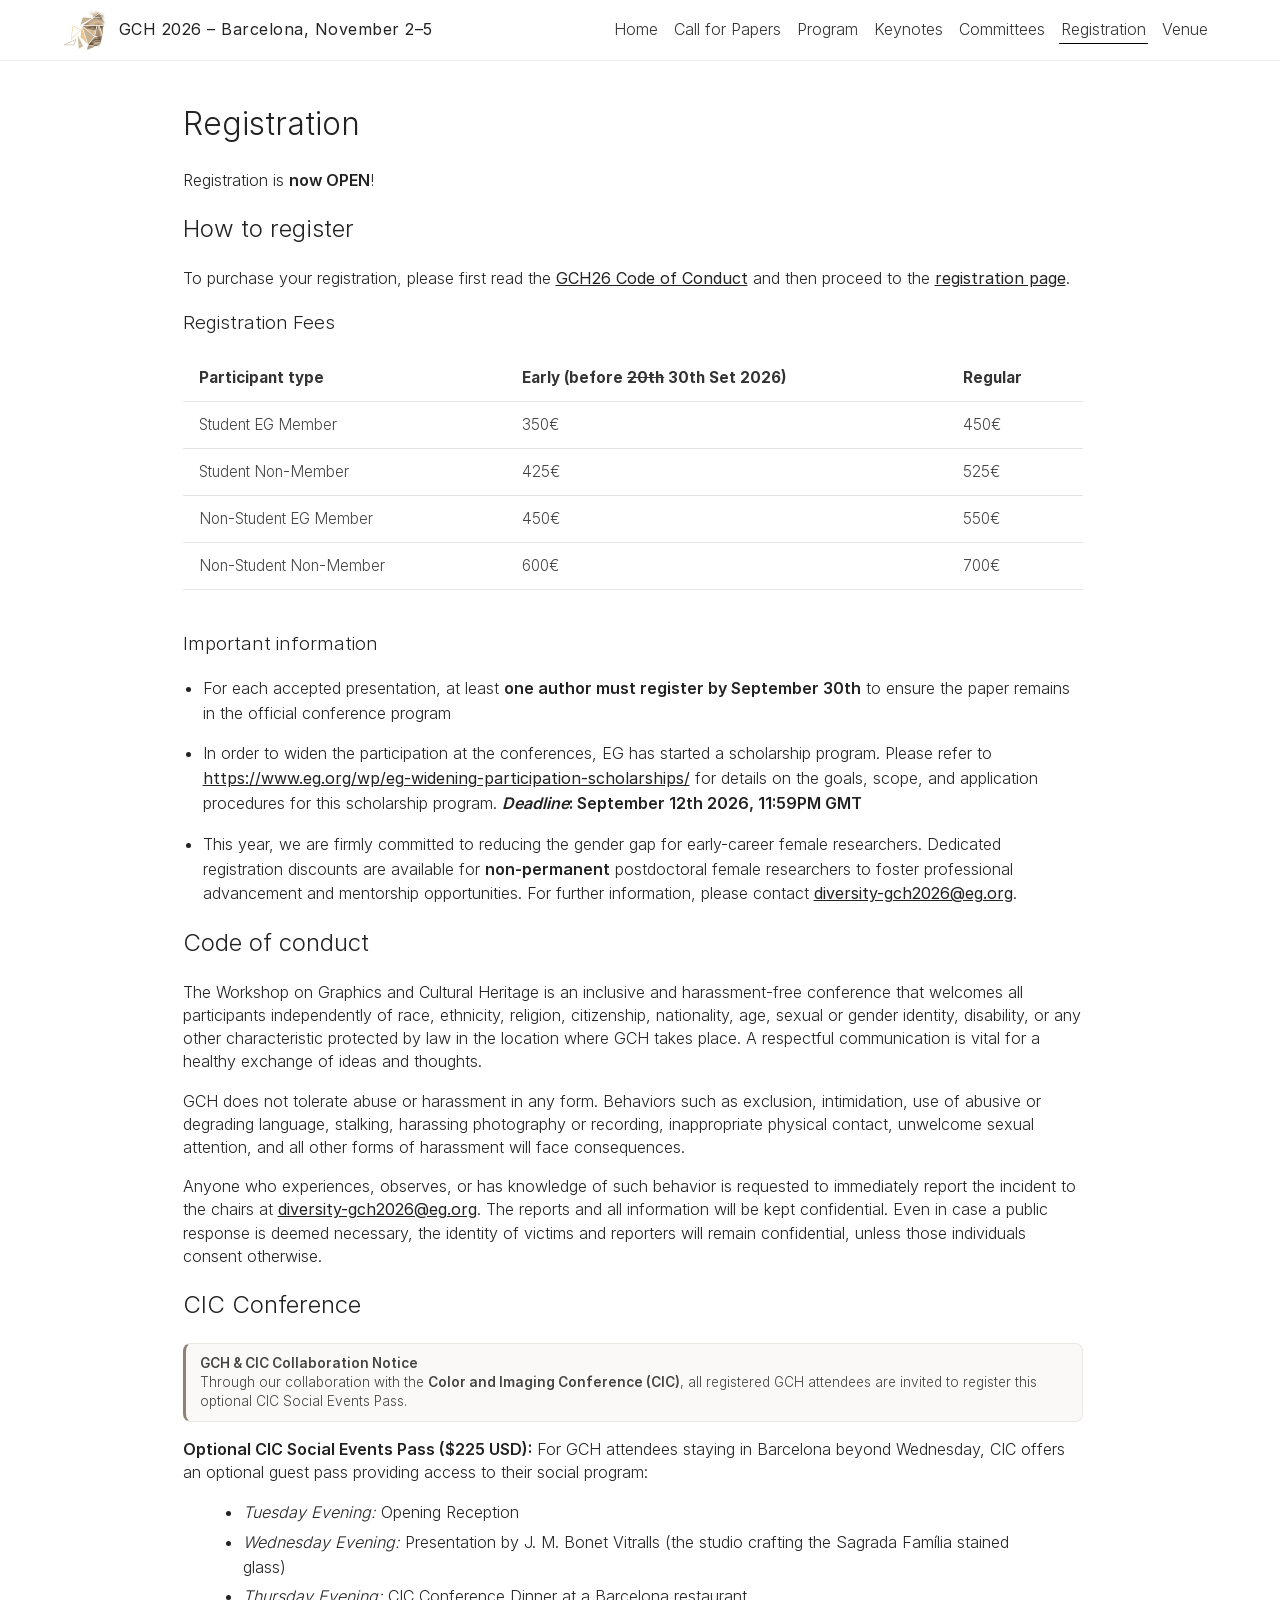
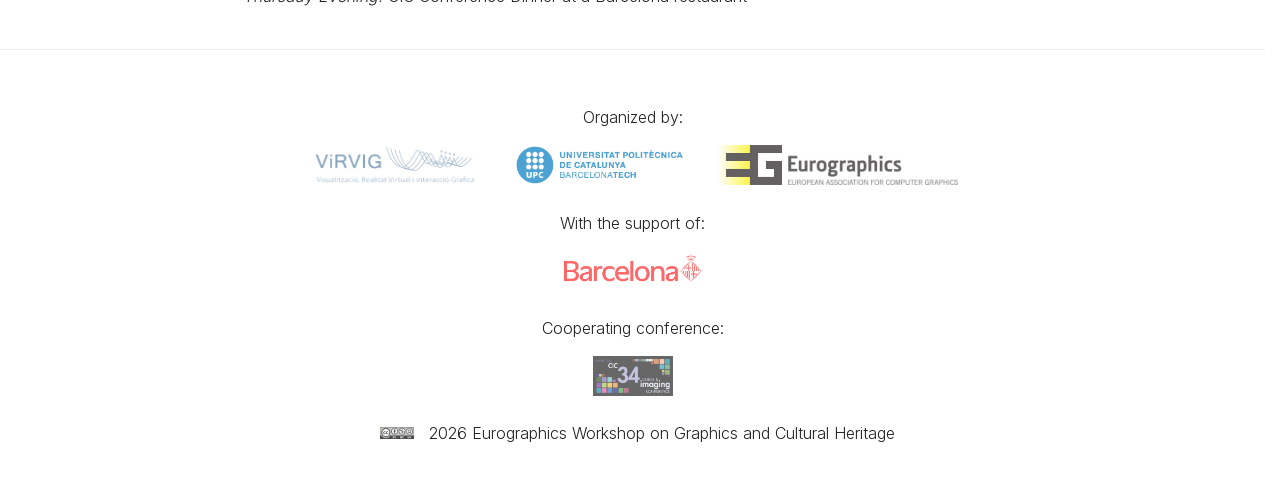
<file: registration/index.html>
<!DOCTYPE html>
<html lang="en">
<head>
  <meta name="google-site-verification" content="f0fb345a88e001f7" />
  
  <meta charset="UTF-8">
  <meta name="viewport" content="width=device-width, initial-scale=1.0">
  <title>Registration - GCH 2026</title>
  <meta name="description" content="GCH 2026 — Eurographics Workshop on Graphics and Cultural Heritage. Barcelona, Nov 2–5. Call for papers, program, keynotes, and registration.">
  <meta name="keywords" content="GCH, Graphics and Cultural Heritage, Eurographics, conference, Barcelona 2026">
  <link rel="canonical" href="https://eg-gch2026.github.io/registration/">

  
  <meta property="og:type" content="article">
  <meta property="og:title" content="Registration | GCH 2026 – Barcelona, November 2–5">
  <meta property="og:description" content="GCH 2026 — Eurographics Workshop on Graphics and Cultural Heritage. Barcelona, Nov 2–5. Call for papers, program, keynotes, and registration.">
  <meta property="og:image" content="https://eg-gch2026.github.io/images/hero-barcelona.jpg">
  <meta property="og:url" content="https://eg-gch2026.github.io/registration/">

  
  <meta name="twitter:card" content="summary_large_image">
  <meta name="twitter:title" content="Registration | GCH 2026 – Barcelona, November 2–5">
  <meta name="twitter:description" content="GCH 2026 — Eurographics Workshop on Graphics and Cultural Heritage. Barcelona, Nov 2–5. Call for papers, program, keynotes, and registration.">
  <meta name="twitter:image" content="https://eg-gch2026.github.io/images/hero-barcelona.jpg">

  <meta http-equiv="Cache-Control" content="no-cache, no-store, must-revalidate">
  <meta http-equiv="Pragma" content="no-cache">
  <meta http-equiv="Expires" content="0">

  <link rel="stylesheet" href="https://eg-gch2026.github.io/css/style.css?v=1793449265">
  <script defer src="https://eg-gch2026.github.io/js/menu.js?v=1793449265"></script>

  
  <script type="application/ld+json">
  {
    "@context": "https://schema.org",
    "@type": "Event",
    "name": "GCH 2026 – Barcelona, November 2–5",
    "startDate": "2026-11-02",
    "endDate": "2026-11-04",
    "eventAttendanceMode": "https://schema.org/OfflineEventAttendanceMode",
    "eventStatus": "https://schema.org/EventScheduled",
    "location": {
      "@type": "Place",
      "name": "Barcelona",
      "address": {
        "@type": "PostalAddress",
        "addressLocality": "Barcelona",
        "addressCountry": "ES"
      }
    },
    "image": ["https:\/\/eg-gch2026.github.io\/images\/hero-barcelona.jpg"],
    "description": "GCH 2026 — Eurographics Workshop on Graphics and Cultural Heritage. Barcelona, Nov 2–5. Call for papers, program, keynotes, and registration.",
    "organizer": {
      "@type": "Organization",
      "name": "Eurographics Workshop on GCH",
      "url": "https:\/\/eg-gch2026.github.io\/"
    },
    "performer": [
      {
      "@type": "Organization",
      "name": "Eurographics Workshop on GCH"
      }
    ],
    "offers": {
      "@type": "Offer",
      "url": "https:\/\/eg-gch2026.github.io\/registration/",
      "price": "0",
      "priceCurrency": "EUR",
      "availability": "https://schema.org/InStock",
      "validFrom": "2026-02-11T00:00:00Z"
    }
  }
  </script>


<script async src="https://www.googletagmanager.com/gtag/js?id=G-QQ6SKV91PN"></script>
<script>
  window.dataLayer = window.dataLayer || [];
  function gtag(){dataLayer.push(arguments);}
  gtag('js', new Date());

  gtag('config', 'G-QQ6SKV91PN');
</script>



</head>
<body>
  
  <noscript><iframe src="https://www.googletagmanager.com/ns.html?id=GTM-W7Z5C3RF"
  height="0" width="0" style="display:none;visibility:hidden"></iframe></noscript>
  
  <header>
  <nav>
    <div class="nav-brand">
      <img src="https://eg-gch2026.github.io/images/logo.png" alt="Logo">
      <span class="title">GCH 2026 – Barcelona, November 2–5</span>
    </div>

    <div class="nav-menu">
      <button class="menu-toggle" aria-label="Toggle navigation menu" aria-expanded="false">
        &#9776; 
      </button>
      <div class="menu-items">
                                        
        
          
          
          
          
          <a href="https://eg-gch2026.github.io/" >
            Home
          </a>
        
          
          
          
          
          <a href="https://eg-gch2026.github.io/call-for-papers/" >
            Call for Papers
          </a>
        
          
          
          
          
          <a href="https://eg-gch2026.github.io/program/" >
            Program
          </a>
        
          
          
          
          
          <a href="https://eg-gch2026.github.io/keynotes/" >
            Keynotes
          </a>
        
          
          
          
          
          <a href="https://eg-gch2026.github.io/committees/" >
            Committees
          </a>
        
          
          
          
          
          <a href="https://eg-gch2026.github.io/registration/" class="is-current" aria-current="page">
            Registration
          </a>
        
          
          
          
          
          <a href="https://eg-gch2026.github.io/venue/" >
            Venue
          </a>
        
      </div>
    </div>
  </nav>
</header>

  
  <main>
    <h1>Registration</h1>
    <p>Registration is <strong>now OPEN</strong>!</p>
<h2 id="how-to-register">How to register</h2>
<p>To purchase your registration, please first read the <a href="#code-of-conduct">GCH26 Code of Conduct</a> and then proceed to the <a href="https://events.eg.org/GCH2026/">registration page</a>.</p>
<h3 id="registration-fees">Registration Fees</h3>
<div class="dates-desktop">
  <table class="dates-table-desktop">
    <thead>
      <tr>
        <th>Participant type</th>
        <th>Early (before <del>20th</del> 30th Set 2026)</th>
        <th>Regular</th>
      </tr>
    </thead>
    <tbody><tr>
            <td>Student EG Member</td>
            <td>350€</td>
            <td>450€</td>
          </tr><tr>
            <td>Student Non-Member</td>
            <td>425€</td>
            <td>525€</td>
          </tr><tr>
            <td>Non-Student EG Member</td>
            <td>450€</td>
            <td>550€</td>
          </tr><tr>
            <td>Non-Student Non-Member</td>
            <td>600€</td>
            <td>700€</td>
          </tr>
    </tbody>
  </table>
</div>

<div class="dates-table-cards"><div class="table-card">
        <div><strong>Participant type:</strong> Student EG Member</div>
        <div><strong>Early (before <del>20th</del> 30th Set 2026):</strong> 350€</div>
        <div><strong>Regular:</strong> 450€</div>
      </div><div class="table-card">
        <div><strong>Participant type:</strong> Student Non-Member</div>
        <div><strong>Early (before <del>20th</del> 30th Set 2026):</strong> 425€</div>
        <div><strong>Regular:</strong> 525€</div>
      </div><div class="table-card">
        <div><strong>Participant type:</strong> Non-Student EG Member</div>
        <div><strong>Early (before <del>20th</del> 30th Set 2026):</strong> 450€</div>
        <div><strong>Regular:</strong> 550€</div>
      </div><div class="table-card">
        <div><strong>Participant type:</strong> Non-Student Non-Member</div>
        <div><strong>Early (before <del>20th</del> 30th Set 2026):</strong> 600€</div>
        <div><strong>Regular:</strong> 700€</div>
      </div>
</div>
<h3 id="important-information">Important information</h3>
<ul>
<li>
<p>For each accepted presentation, at least <strong>one author must register by September 30th</strong> to ensure the paper remains in the official conference program</p>
</li>
<li>
<p>In order to widen the participation at the conferences, EG has started a scholarship program. Please refer to <a href="https://www.eg.org/wp/eg-widening-participation-scholarships/">https://www.eg.org/wp/eg-widening-participation-scholarships/</a> for details on the goals, scope, and application procedures for this scholarship program. <strong><em>Deadline</em>: September 12th 2026, 11:59PM GMT</strong></p>
</li>
<li>
<p>This year, we are firmly committed to reducing the gender gap for early-career female researchers. Dedicated registration discounts are available for <strong>non-permanent</strong> postdoctoral female researchers to foster professional advancement and mentorship opportunities. For further information, please contact <a href="mailto:diversity-gch2026@eg.org">diversity-gch2026@eg.org</a>.</p>
</li>
</ul>
<h2 id="code-of-conduct">Code of conduct</h2>
<p>The Workshop on Graphics and Cultural Heritage is an inclusive and harassment-free conference that welcomes all participants independently of race, ethnicity, religion, citizenship, nationality, age, sexual or gender identity, disability, or any other characteristic protected by law in the location where GCH takes place. A respectful communication is vital for a healthy exchange of ideas and thoughts.</p>
<p>GCH does not tolerate abuse or harassment in any form. Behaviors such as exclusion, intimidation, use of abusive or degrading language, stalking, harassing photography or recording, inappropriate physical contact, unwelcome sexual attention, and all other forms of harassment will face consequences.</p>
<p>Anyone who experiences, observes, or has knowledge of such behavior is requested to immediately report the incident to the chairs at <a href="mailto:diversity-gch2026@eg.org">diversity-gch2026@eg.org</a>. The reports and all information will be kept confidential. Even in case a public response is deemed necessary, the identity of victims and reporters will remain confidential, unless those individuals consent otherwise.</p>
<h2 id="cic-conference">CIC Conference</h2>
<div class="program-notice-box">
  <strong>GCH &amp; CIC Collaboration Notice</strong><br>
  Through our collaboration with the <strong>Color and Imaging Conference (CIC)</strong>, all registered GCH attendees are invited to register this optional CIC Social Events Pass.
</div>
<p><strong>Optional CIC Social Events Pass ($225 USD):</strong> For GCH attendees staying in Barcelona beyond Wednesday, CIC offers an optional guest pass providing access to their social program:</p>
<blockquote>
<ul>
<li><em>Tuesday Evening:</em> Opening Reception</li>
<li><em>Wednesday Evening:</em> Presentation by J. M. Bonet Vitralls (the studio crafting the Sagrada Família stained glass)</li>
<li><em>Thursday Evening:</em> CIC Conference Dinner at a Barcelona restaurant</li>
</ul>
</blockquote>

  </main>

  <footer>
  <p>Organized by:</p>
  <div>
    <a href="https://www.virvig.eu/"><img src="https://eg-gch2026.github.io/images/virvig.png" alt="ViRVIG"></a>
    <a href="https://www.upc.edu"><img src="https://eg-gch2026.github.io/images/upc.png" alt="Universitat Politècnica de Catalunya"></a>
    <a href="https://www.eg.org"><img src="https://eg-gch2026.github.io/images/eg.jpg" alt="Eurographics"></a>
  </div>
  <p style="margin-top:20px;">With the support of:</p>
  <div>
    <a href="https://www.barcelona.cat" target="_blank" rel="noopener"><img src="https://eg-gch2026.github.io/images/AJBCN_Sign_Com_Vermell_Transparent.png" alt="Ajuntament de Barcelona"></a>
  </div>
  <p style="margin-top:20px;">Cooperating conference:</p>
  <div>
    <a href="https://imaging.org/IST/Conferences/CIC/CIC2026/CIC34_Home.aspx?WebsiteKey=6d978a6f-475d-46cc-bcf2-7a9e3d5f8f82&hkey=ed1ff42c-2567-4a3e-9c8f-9956598d2198&8a93a38c6b0c=1#8a93a38c6b0c" target="_blank" rel="noopener"><img src="https://eg-gch2026.github.io/images/CIC34_250x125_Nov.png" alt="CIC34"></a>
  </div>
  <p style="margin-top:20px;"><a href="https://creativecommons.org/licenses/by-nc-sa/4.0/"><img style="height:12px" src="https://eg-gch2026.github.io/images/by-nc-sa.png" alt="CC-BY-NC-SA license"></a> 2026 Eurographics Workshop on Graphics and Cultural Heritage</p>
</footer>
</body>
</html>
</file>
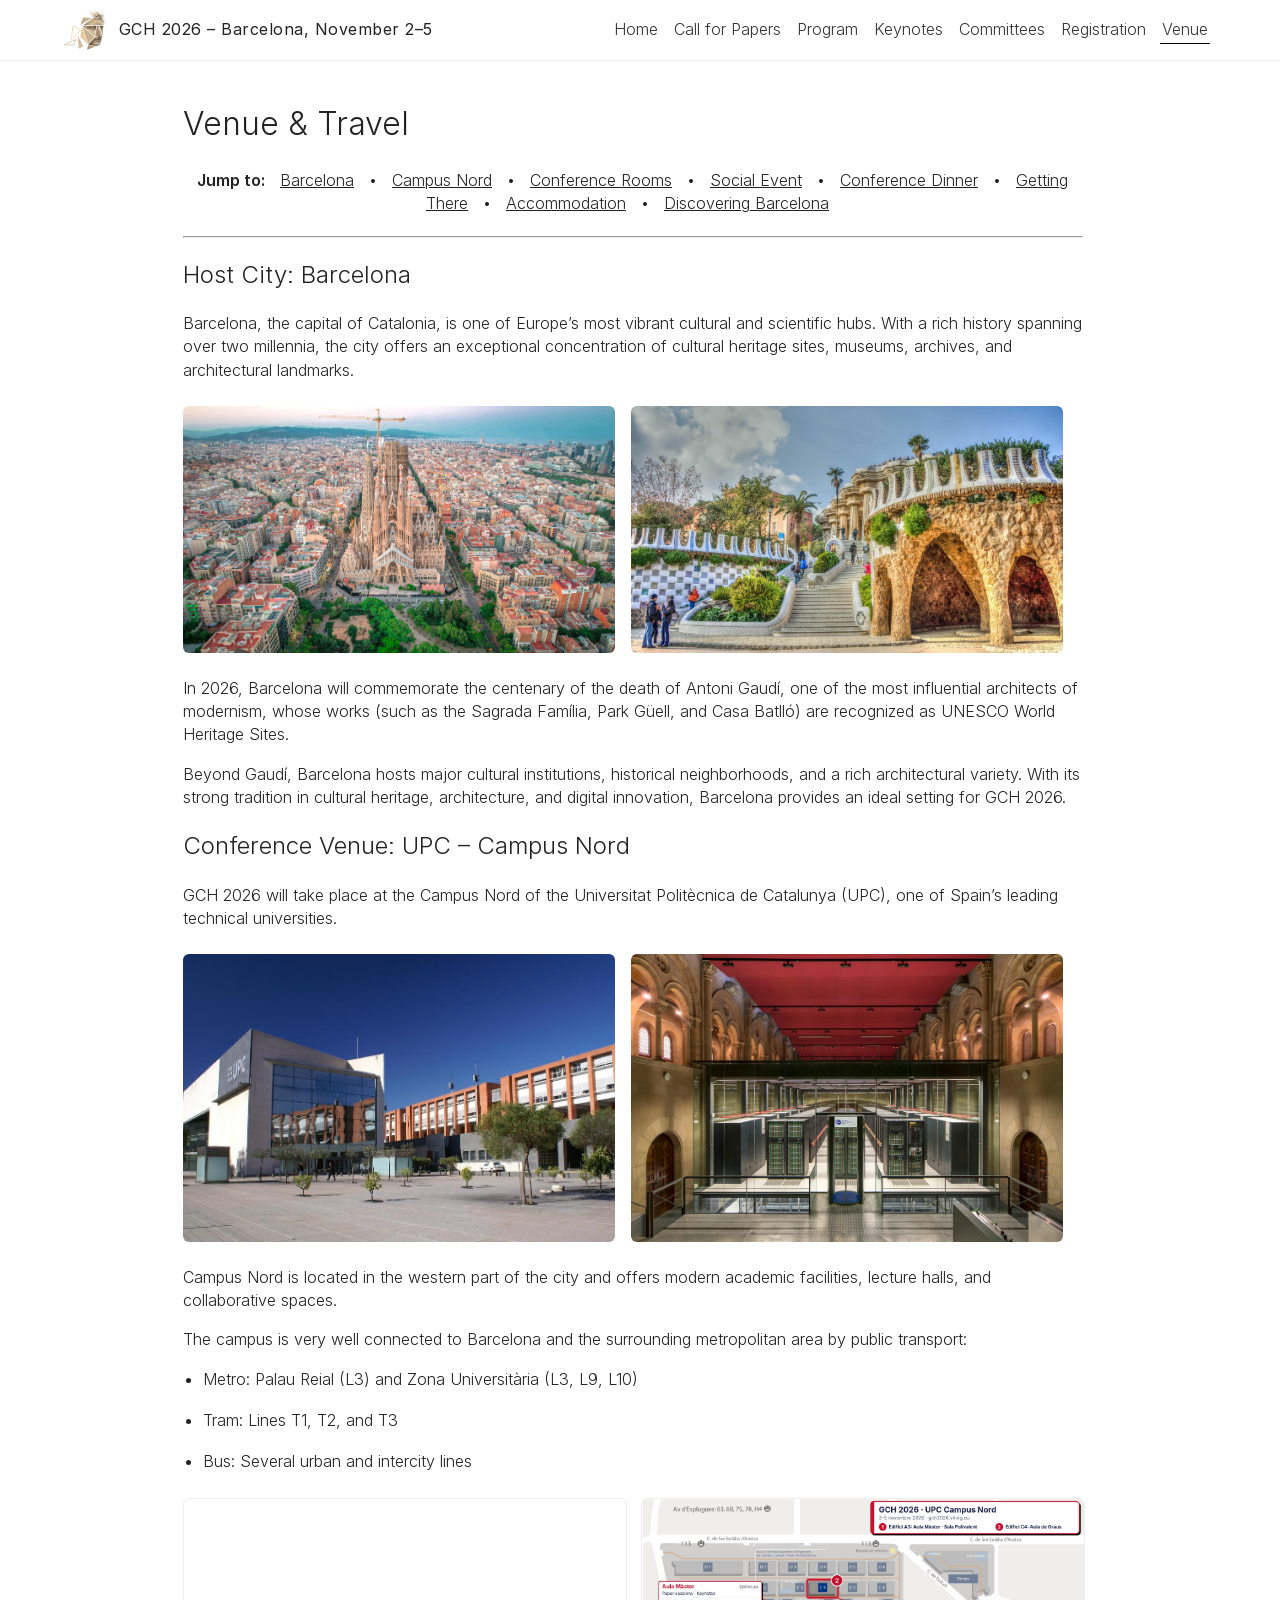
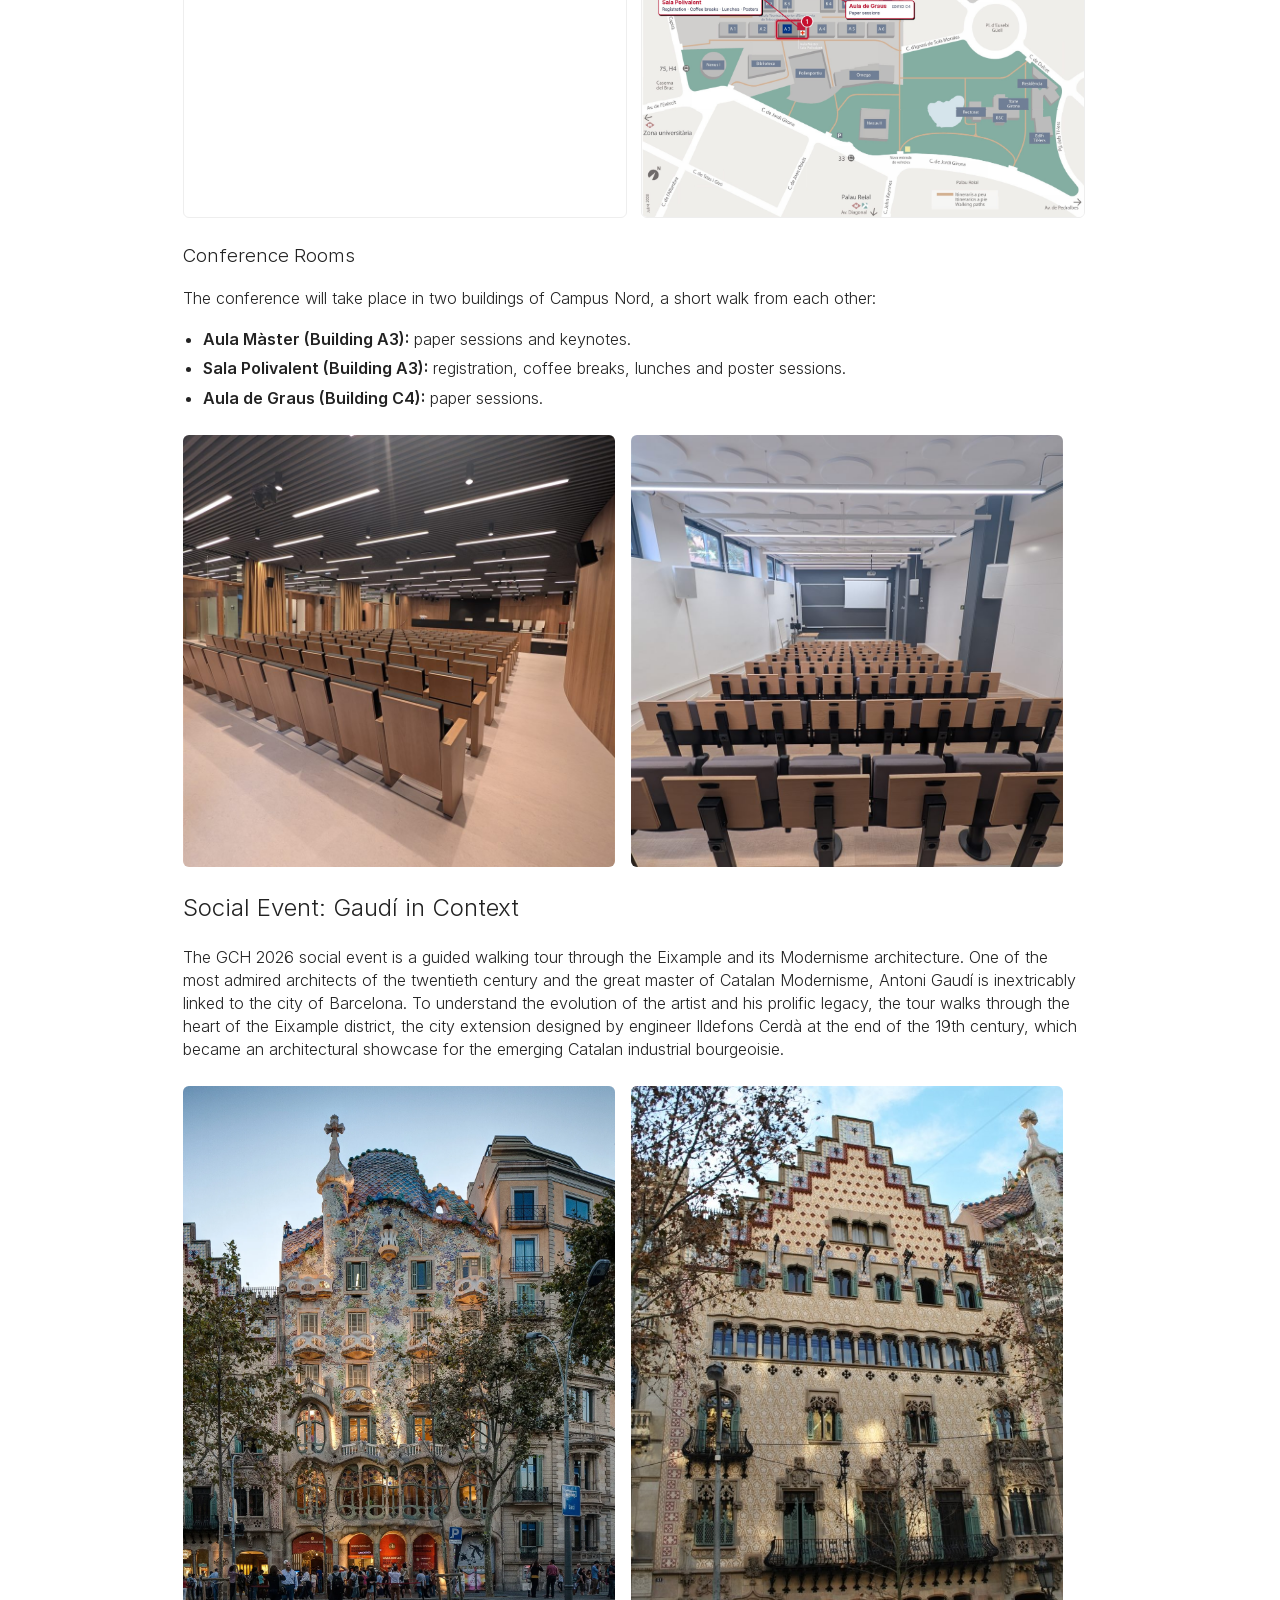
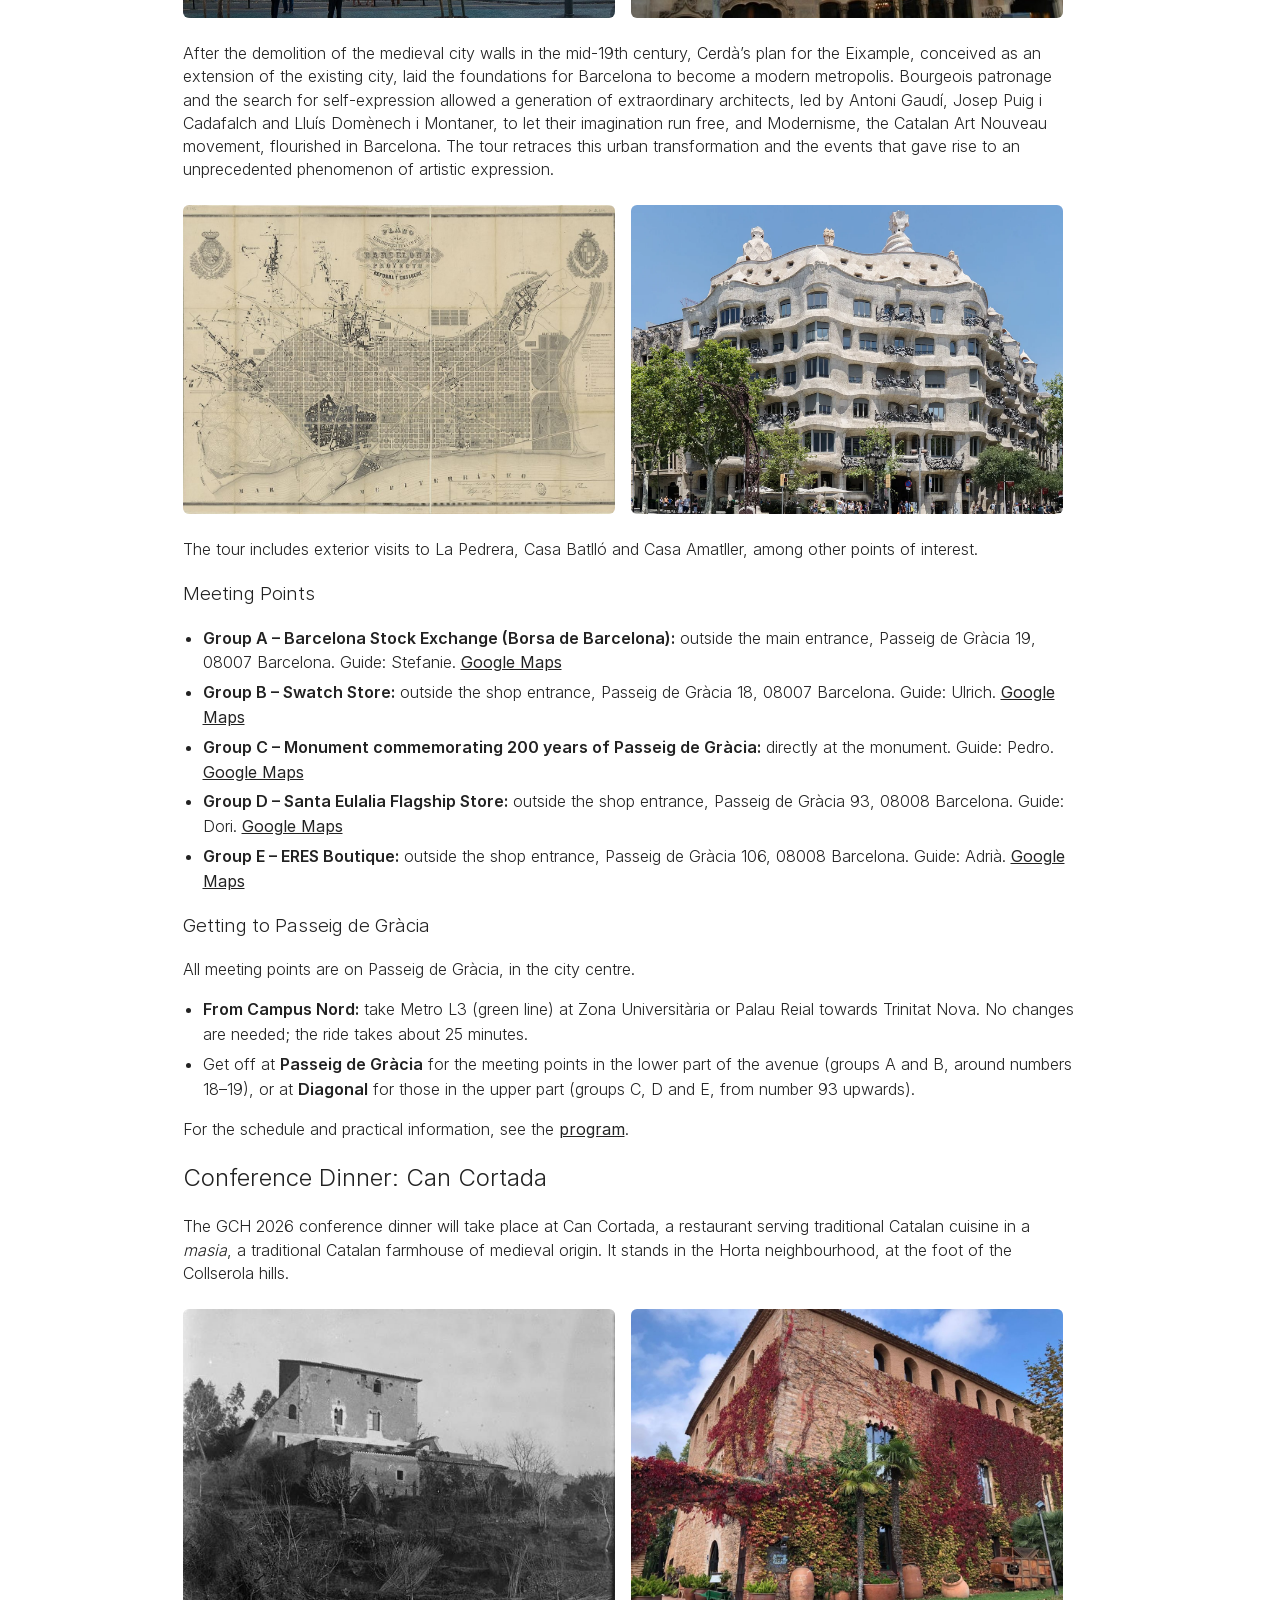
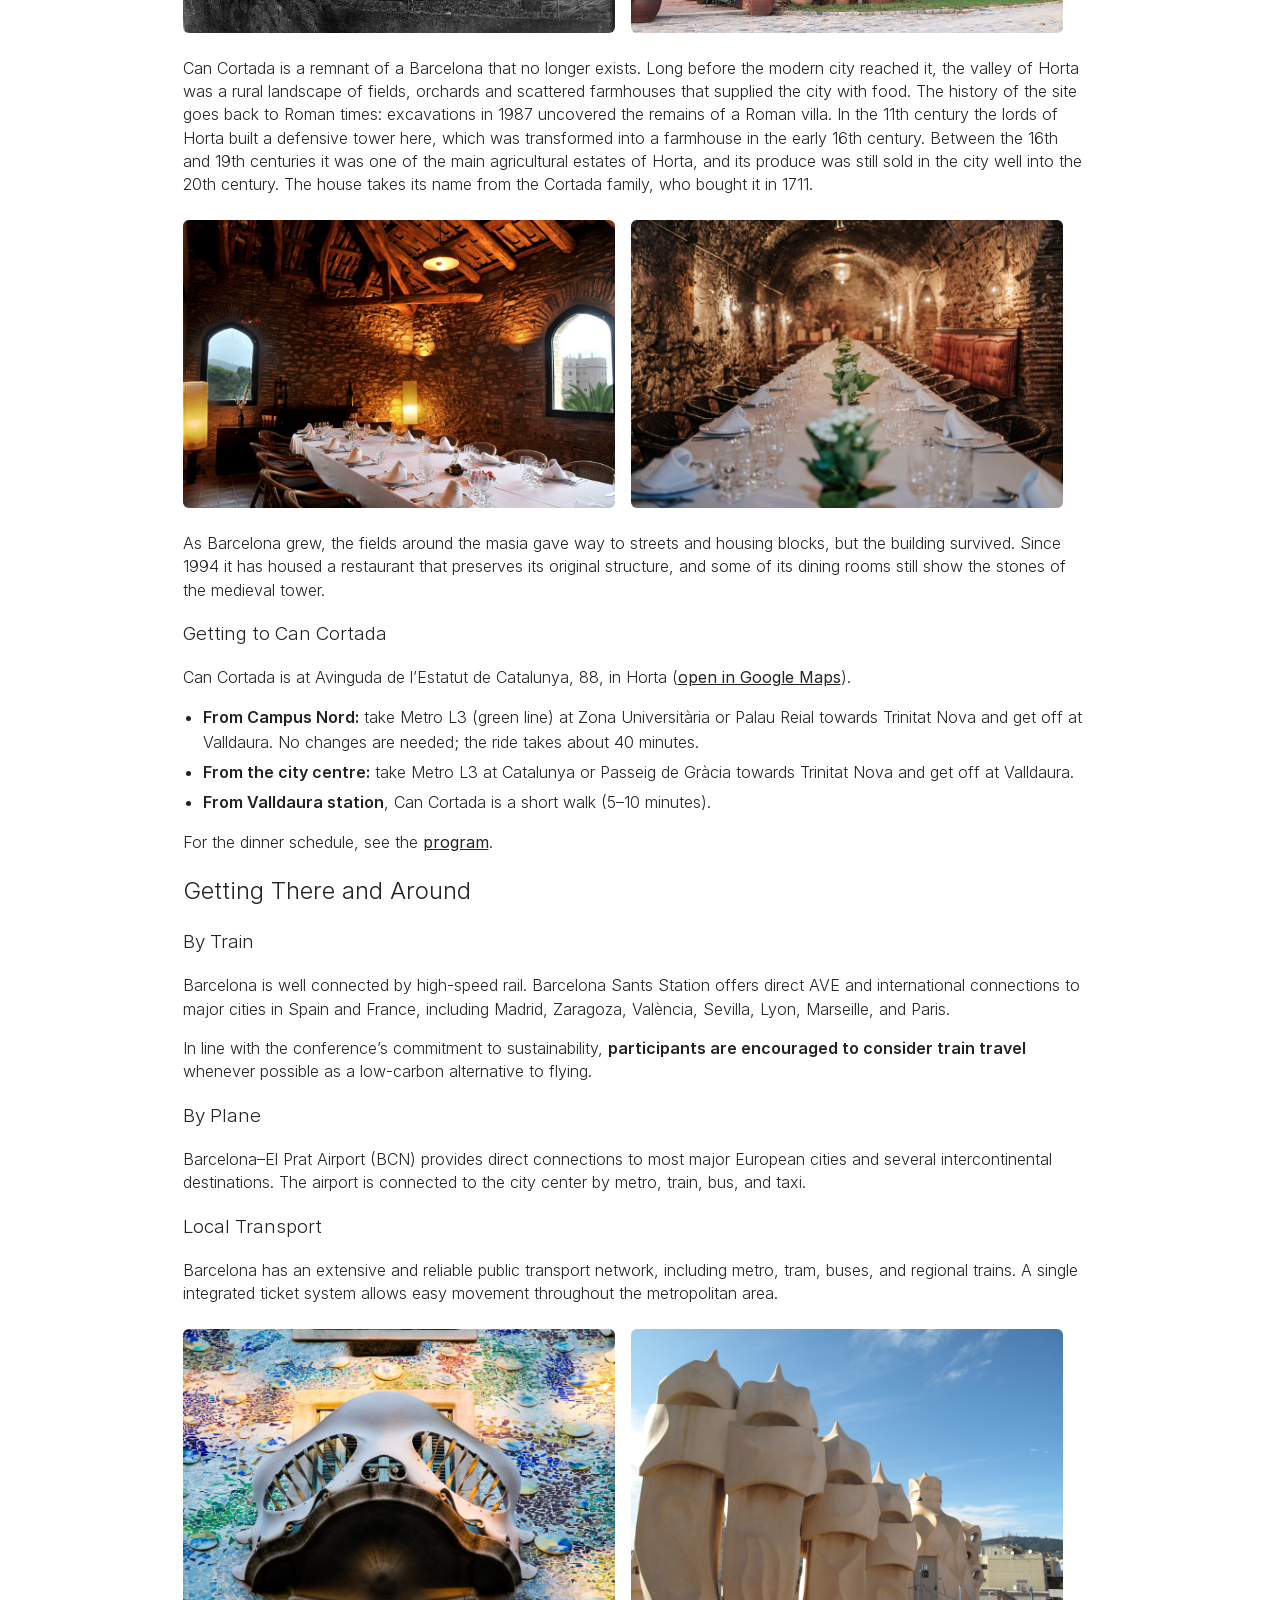
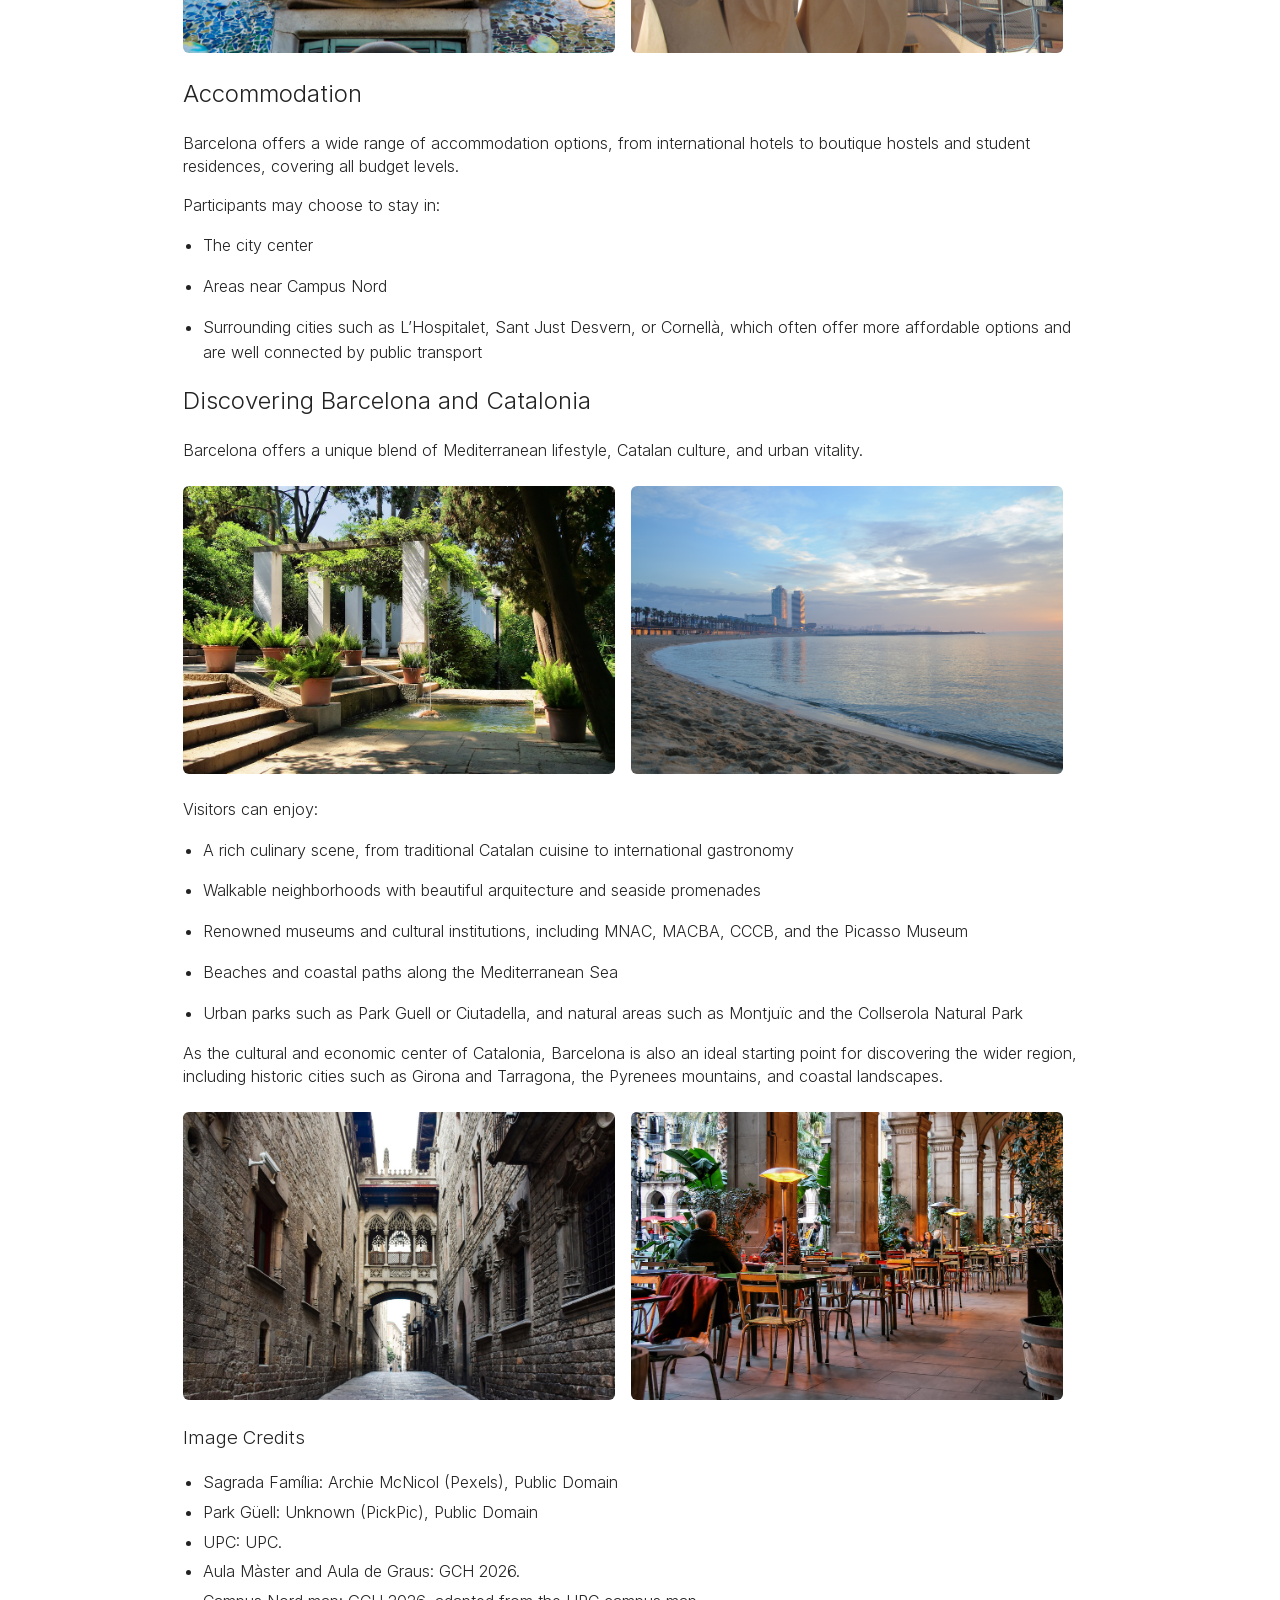
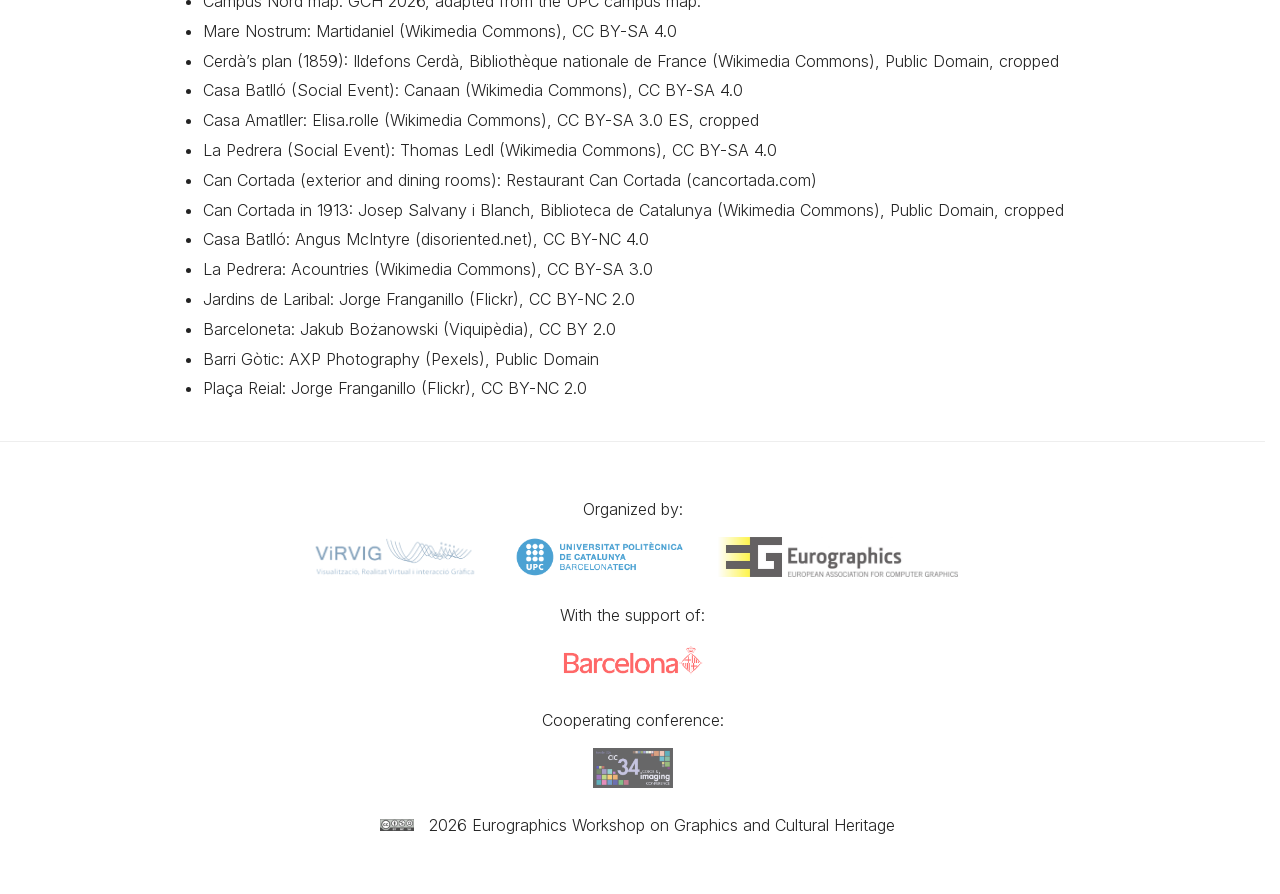
<file: venue/index.html>
<!DOCTYPE html>
<html lang="en">
<head>
  <meta name="google-site-verification" content="f0fb345a88e001f7" />
  
  <meta charset="UTF-8">
  <meta name="viewport" content="width=device-width, initial-scale=1.0">
  <title>Venue &amp; Travel - GCH 2026</title>
  <meta name="description" content="GCH 2026 — Eurographics Workshop on Graphics and Cultural Heritage. Barcelona, Nov 2–5. Call for papers, program, keynotes, and registration.">
  <meta name="keywords" content="GCH, Graphics and Cultural Heritage, Eurographics, conference, Barcelona 2026">
  <link rel="canonical" href="https://eg-gch2026.github.io/venue/">

  
  <meta property="og:type" content="article">
  <meta property="og:title" content="Venue &amp; Travel | GCH 2026 – Barcelona, November 2–5">
  <meta property="og:description" content="GCH 2026 — Eurographics Workshop on Graphics and Cultural Heritage. Barcelona, Nov 2–5. Call for papers, program, keynotes, and registration.">
  <meta property="og:image" content="https://eg-gch2026.github.io/images/hero-barcelona.jpg">
  <meta property="og:url" content="https://eg-gch2026.github.io/venue/">

  
  <meta name="twitter:card" content="summary_large_image">
  <meta name="twitter:title" content="Venue &amp; Travel | GCH 2026 – Barcelona, November 2–5">
  <meta name="twitter:description" content="GCH 2026 — Eurographics Workshop on Graphics and Cultural Heritage. Barcelona, Nov 2–5. Call for papers, program, keynotes, and registration.">
  <meta name="twitter:image" content="https://eg-gch2026.github.io/images/hero-barcelona.jpg">

  <meta http-equiv="Cache-Control" content="no-cache, no-store, must-revalidate">
  <meta http-equiv="Pragma" content="no-cache">
  <meta http-equiv="Expires" content="0">

  <link rel="stylesheet" href="https://eg-gch2026.github.io/css/style.css?v=1793449265">
  <script defer src="https://eg-gch2026.github.io/js/menu.js?v=1793449265"></script>

  
  <script type="application/ld+json">
  {
    "@context": "https://schema.org",
    "@type": "Event",
    "name": "GCH 2026 – Barcelona, November 2–5",
    "startDate": "2026-11-02",
    "endDate": "2026-11-04",
    "eventAttendanceMode": "https://schema.org/OfflineEventAttendanceMode",
    "eventStatus": "https://schema.org/EventScheduled",
    "location": {
      "@type": "Place",
      "name": "Barcelona",
      "address": {
        "@type": "PostalAddress",
        "addressLocality": "Barcelona",
        "addressCountry": "ES"
      }
    },
    "image": ["https:\/\/eg-gch2026.github.io\/images\/hero-barcelona.jpg"],
    "description": "GCH 2026 — Eurographics Workshop on Graphics and Cultural Heritage. Barcelona, Nov 2–5. Call for papers, program, keynotes, and registration.",
    "organizer": {
      "@type": "Organization",
      "name": "Eurographics Workshop on GCH",
      "url": "https:\/\/eg-gch2026.github.io\/"
    },
    "performer": [
      {
      "@type": "Organization",
      "name": "Eurographics Workshop on GCH"
      }
    ],
    "offers": {
      "@type": "Offer",
      "url": "https:\/\/eg-gch2026.github.io\/registration/",
      "price": "0",
      "priceCurrency": "EUR",
      "availability": "https://schema.org/InStock",
      "validFrom": "2026-02-11T00:00:00Z"
    }
  }
  </script>


<script async src="https://www.googletagmanager.com/gtag/js?id=G-QQ6SKV91PN"></script>
<script>
  window.dataLayer = window.dataLayer || [];
  function gtag(){dataLayer.push(arguments);}
  gtag('js', new Date());

  gtag('config', 'G-QQ6SKV91PN');
</script>



</head>
<body>
  
  <noscript><iframe src="https://www.googletagmanager.com/ns.html?id=GTM-W7Z5C3RF"
  height="0" width="0" style="display:none;visibility:hidden"></iframe></noscript>
  
  <header>
  <nav>
    <div class="nav-brand">
      <img src="https://eg-gch2026.github.io/images/logo.png" alt="Logo">
      <span class="title">GCH 2026 – Barcelona, November 2–5</span>
    </div>

    <div class="nav-menu">
      <button class="menu-toggle" aria-label="Toggle navigation menu" aria-expanded="false">
        &#9776; 
      </button>
      <div class="menu-items">
                                        
        
          
          
          
          
          <a href="https://eg-gch2026.github.io/" >
            Home
          </a>
        
          
          
          
          
          <a href="https://eg-gch2026.github.io/call-for-papers/" >
            Call for Papers
          </a>
        
          
          
          
          
          <a href="https://eg-gch2026.github.io/program/" >
            Program
          </a>
        
          
          
          
          
          <a href="https://eg-gch2026.github.io/keynotes/" >
            Keynotes
          </a>
        
          
          
          
          
          <a href="https://eg-gch2026.github.io/committees/" >
            Committees
          </a>
        
          
          
          
          
          <a href="https://eg-gch2026.github.io/registration/" >
            Registration
          </a>
        
          
          
          
          
          <a href="https://eg-gch2026.github.io/venue/" class="is-current" aria-current="page">
            Venue
          </a>
        
      </div>
    </div>
  </nav>
</header>

  
  <main>
    <h1>Venue &amp; Travel</h1>
    <div class="jump-links">
<p><strong>Jump to:</strong> <a href="#barcelona">Barcelona</a> • <a href="#campus-nord">Campus Nord</a> • <a href="#conference-rooms">Conference Rooms</a> • <a href="#social-event">Social Event</a> • <a href="#conference-dinner">Conference Dinner</a> • <a href="#getting-there">Getting There</a> • <a href="#accommodation">Accommodation</a> • <a href="#discovering-barcelona">Discovering Barcelona</a></p>
</div>
<hr>
<h2 id="barcelona">Host City: Barcelona</h2>
<p>Barcelona, the capital of Catalonia, is one of Europe’s most vibrant cultural and scientific hubs. With a rich history spanning over two millennia, the city offers an exceptional concentration of cultural heritage sites, museums, archives, and architectural landmarks.</p>

<div class="image-row">
  <img src="https://eg-gch2026.github.io/images/venue/sagrada-familia.jpg" alt="Sagrada Familia, Barcelona.">
  <img src="https://eg-gch2026.github.io/images/venue/park-guell.jpg" alt="Park Güell, Barcelona.">
</div>
<p>In 2026, Barcelona will commemorate the centenary of the death of Antoni Gaudí, one of the most influential architects of modernism, whose works (such as the Sagrada Família, Park Güell, and Casa Batlló) are recognized as UNESCO World Heritage Sites.</p>
<p>Beyond Gaudí, Barcelona hosts major cultural institutions, historical neighborhoods, and a rich architectural variety. With its strong tradition in cultural heritage, architecture, and digital innovation, Barcelona provides an ideal setting for GCH 2026.</p>
<h2 id="campus-nord">Conference Venue: UPC – Campus Nord</h2>
<p>GCH 2026 will take place at the Campus Nord of the Universitat Politècnica de Catalunya (UPC), one of Spain’s leading technical universities.</p>

<div class="image-row">
  <img src="https://eg-gch2026.github.io/images/venue/campus-nord.jpg" alt="Campus Nord, UPC.">
  <img src="https://eg-gch2026.github.io/images/venue/mare-nostrum.jpg" alt="Mare Nostrum, BSC, UPC.">
</div>
<p>Campus Nord is located in the western part of the city and offers modern academic facilities, lecture halls, and collaborative spaces.</p>
<p>The campus is very well connected to Barcelona and the surrounding metropolitan area by public transport:</p>
<ul>
<li>
<p>Metro: Palau Reial (L3) and Zona Universitària (L3, L9, L10)</p>
</li>
<li>
<p>Tram: Lines T1, T2, and T3</p>
</li>
<li>
<p>Bus: Several urban and intercity lines</p>
</li>
</ul>

<div class="venue-maps">
  <iframe src="https://www.google.com/maps/embed?pb=!1m18!1m12!1m3!1d47893.44504911315!2d2.046660531250007!3d41.38841520000001!2m3!1f0!2f0!3f0!3m2!1i1024!2i768!4f13.1!3m3!1m2!1s0x12a498511c4dd65b%3A0xdb7c3c14b21c378f!2sAula%20M%C3%A0ster%20(edifici%20A3)%20del%20Campus%20Nord!5e0!3m2!1sca!2ses!4v1793336397723!5m2!1sca!2ses" title="Aula Màster (Building A3), UPC Campus Nord, on Google Maps" allowfullscreen="" loading="lazy" referrerpolicy="strict-origin-when-cross-origin"></iframe>
  <a href="https://eg-gch2026.github.io/images/venue/GCH2026_mapa_campus_nord_web.jpg" target="_blank" rel="noopener">
    <img src="https://eg-gch2026.github.io/images/venue/GCH2026_mapa_campus_nord_web.jpg" alt="Map of UPC Campus Nord showing Building A3 (Aula Màster and Sala Polivalent) and Building C4 (Aula de Graus)." loading="lazy">
  </a>
</div>

<h3 id="conference-rooms">Conference Rooms</h3>
<p>The conference will take place in two buildings of Campus Nord, a short walk from each other:</p>
<ul>
<li><strong>Aula Màster (Building A3):</strong> paper sessions and keynotes.</li>
<li><strong>Sala Polivalent (Building A3):</strong> registration, coffee breaks, lunches and poster sessions.</li>
<li><strong>Aula de Graus (Building C4):</strong> paper sessions.</li>
</ul>

<div class="image-row">
  <img src="https://eg-gch2026.github.io/images/venue/aula-master.jpg" alt="Aula Màster, Building A3.">
  <img src="https://eg-gch2026.github.io/images/venue/aula-graus.jpg" alt="Aula de Graus, Building C4.">
</div>
<h2 id="social-event">Social Event: Gaudí in Context</h2>
<p>The GCH 2026 social event is a guided walking tour through the Eixample and its Modernisme architecture. One of the most admired architects of the twentieth century and the great master of Catalan Modernisme, Antoni Gaudí is inextricably linked to the city of Barcelona. To understand the evolution of the artist and his prolific legacy, the tour walks through the heart of the Eixample district, the city extension designed by engineer Ildefons Cerdà at the end of the 19th century, which became an architectural showcase for the emerging Catalan industrial bourgeoisie.</p>

<div class="image-row">
  <img src="https://eg-gch2026.github.io/images/venue/casa-batllo.webp" alt="Casa Batlló by Antoni Gaudí, Passeig de Gràcia.">
  <img src="https://eg-gch2026.github.io/images/venue/casa-amatller.jpg" alt="Casa Amatller by Josep Puig i Cadafalch, Passeig de Gràcia.">
</div>
<p>After the demolition of the medieval city walls in the mid-19th century, Cerdà&rsquo;s plan for the Eixample, conceived as an extension of the existing city, laid the foundations for Barcelona to become a modern metropolis. Bourgeois patronage and the search for self-expression allowed a generation of extraordinary architects, led by Antoni Gaudí, Josep Puig i Cadafalch and Lluís Domènech i Montaner, to let their imagination run free, and Modernisme, the Catalan Art Nouveau movement, flourished in Barcelona. The tour retraces this urban transformation and the events that gave rise to an unprecedented phenomenon of artistic expression.</p>

<div class="image-row equal">
  <img src="https://eg-gch2026.github.io/images/venue/social-pla-cerda-1859.jpg" alt="Ildefons Cerdà&#39;s plan for the extension of Barcelona (1859).">
  <img src="https://eg-gch2026.github.io/images/venue/la-pedrera.webp" alt="La Pedrera (Casa Milà) by Antoni Gaudí, Passeig de Gràcia.">
</div>
<p>The tour includes exterior visits to La Pedrera, Casa Batlló and Casa Amatller, among other points of interest.</p>
<h3 id="meeting-points">Meeting Points</h3>
<ul>
<li><strong>Group A – Barcelona Stock Exchange (Borsa de Barcelona):</strong> outside the main entrance, Passeig de Gràcia 19, 08007 Barcelona. Guide: Stefanie. <a href="https://maps.app.goo.gl/j2ocsVZzJDVU4PFv5">Google Maps</a></li>
<li><strong>Group B – Swatch Store:</strong> outside the shop entrance, Passeig de Gràcia 18, 08007 Barcelona. Guide: Ulrich. <a href="https://maps.app.goo.gl/vBcYfaS6d56GpYsaA">Google Maps</a></li>
<li><strong>Group C – Monument commemorating 200 years of Passeig de Gràcia:</strong> directly at the monument. Guide: Pedro. <a href="https://maps.app.goo.gl/LjC1gU3gzt6pNv868">Google Maps</a></li>
<li><strong>Group D – Santa Eulalia Flagship Store:</strong> outside the shop entrance, Passeig de Gràcia 93, 08008 Barcelona. Guide: Dori. <a href="https://maps.app.goo.gl/uihtGg9FvSTafWeUA">Google Maps</a></li>
<li><strong>Group E – ERES Boutique:</strong> outside the shop entrance, Passeig de Gràcia 106, 08008 Barcelona. Guide: Adrià. <a href="https://maps.app.goo.gl/dyRt8GzfHgnTyKmp8">Google Maps</a></li>
</ul>
<h3 id="getting-to-passeig-de-gràcia">Getting to Passeig de Gràcia</h3>
<p>All meeting points are on Passeig de Gràcia, in the city centre.</p>
<ul>
<li><strong>From Campus Nord:</strong> take Metro L3 (green line) at Zona Universitària or Palau Reial towards Trinitat Nova. No changes are needed; the ride takes about 25 minutes.</li>
<li>Get off at <strong>Passeig de Gràcia</strong> for the meeting points in the lower part of the avenue (groups A and B, around numbers 18–19), or at <strong>Diagonal</strong> for those in the upper part (groups C, D and E, from number 93 upwards).</li>
</ul>
<p>For the schedule and practical information, see the <a href="https://eg-gch2026.github.io/program/#social-event">program</a>.</p>
<h2 id="conference-dinner">Conference Dinner: Can Cortada</h2>
<p>The GCH 2026 conference dinner will take place at Can Cortada, a restaurant serving traditional Catalan cuisine in a <em>masia</em>, a traditional Catalan farmhouse of medieval origin. It stands in the Horta neighbourhood, at the foot of the Collserola hills.</p>

<div class="image-row">
  <img src="https://eg-gch2026.github.io/images/venue/can-cortada-h1913.jpg" alt="Can Cortada surrounded by farmland in 1913.">
  <img src="https://eg-gch2026.github.io/images/venue/can-cortada-exterior2.jpg" alt="Can Cortada today.">
</div>
<p>Can Cortada is a remnant of a Barcelona that no longer exists. Long before the modern city reached it, the valley of Horta was a rural landscape of fields, orchards and scattered farmhouses that supplied the city with food. The history of the site goes back to Roman times: excavations in 1987 uncovered the remains of a Roman villa. In the 11th century the lords of Horta built a defensive tower here, which was transformed into a farmhouse in the early 16th century. Between the 16th and 19th centuries it was one of the main agricultural estates of Horta, and its produce was still sold in the city well into the 20th century. The house takes its name from the Cortada family, who bought it in 1711.</p>

<div class="image-row">
  <img src="https://eg-gch2026.github.io/images/venue/can-cortada-interior.jpg" alt="Dining room under the original timber roof of Can Cortada.">
  <img src="https://eg-gch2026.github.io/images/venue/can-cortada-quadres.jpg" alt="Vaulted stone dining room at Can Cortada.">
</div>
<p>As Barcelona grew, the fields around the masia gave way to streets and housing blocks, but the building survived. Since 1994 it has housed a restaurant that preserves its original structure, and some of its dining rooms still show the stones of the medieval tower.</p>
<h3 id="getting-to-can-cortada">Getting to Can Cortada</h3>
<p>Can Cortada is at Avinguda de l&rsquo;Estatut de Catalunya, 88, in Horta (<a href="https://www.google.com/maps/search/?api=1&amp;query=Can+Cortada+Barcelona">open in Google Maps</a>).</p>
<ul>
<li><strong>From Campus Nord:</strong> take Metro L3 (green line) at Zona Universitària or Palau Reial towards Trinitat Nova and get off at Valldaura. No changes are needed; the ride takes about 40 minutes.</li>
<li><strong>From the city centre:</strong> take Metro L3 at Catalunya or Passeig de Gràcia towards Trinitat Nova and get off at Valldaura.</li>
<li><strong>From Valldaura station</strong>, Can Cortada is a short walk (5–10 minutes).</li>
</ul>
<p>For the dinner schedule, see the <a href="https://eg-gch2026.github.io/program/#social-dinner">program</a>.</p>
<h2 id="getting-there">Getting There and Around</h2>
<h3 id="by-train">By Train</h3>
<p>Barcelona is well connected by high-speed rail. Barcelona Sants Station offers direct AVE and international connections to major cities in Spain and France, including Madrid, Zaragoza, València, Sevilla, Lyon, Marseille, and Paris.</p>
<p>In line with the conference’s commitment to sustainability, <strong>participants are encouraged to consider train travel</strong> whenever possible as a low-carbon alternative to flying.</p>
<h3 id="by-plane">By Plane</h3>
<p>Barcelona–El Prat Airport (BCN) provides direct connections to most major European cities and several intercontinental destinations. The airport is connected to the city center by metro, train, bus, and taxi.</p>
<h3 id="local-transport">Local Transport</h3>
<p>Barcelona has an extensive and reliable public transport network, including metro, tram, buses, and regional trains. A single integrated ticket system allows easy movement throughout the metropolitan area.</p>

<div class="image-row">
  <img src="https://eg-gch2026.github.io/images/venue/casa-batllo.jpg" alt="Casa Batlló, Barcelona.">
  <img src="https://eg-gch2026.github.io/images/venue/pedrera.jpg" alt="La Pedrera, Barcelona.">
</div>
<h2 id="accommodation">Accommodation</h2>
<p>Barcelona offers a wide range of accommodation options, from international hotels to boutique hostels and student residences, covering all budget levels.</p>
<p>Participants may choose to stay in:</p>
<ul>
<li>
<p>The city center</p>
</li>
<li>
<p>Areas near Campus Nord</p>
</li>
<li>
<p>Surrounding cities such as L’Hospitalet, Sant Just Desvern, or Cornellà, which often offer more affordable options and are well connected by public transport</p>
</li>
</ul>
<h2 id="discovering-barcelona">Discovering Barcelona and Catalonia</h2>
<p>Barcelona offers a unique blend of Mediterranean lifestyle, Catalan culture, and urban vitality.</p>

<div class="image-row">
  <img src="https://eg-gch2026.github.io/images/venue/jardins-montjuic.jpg" alt="Jardins de Laribal, Montjuic, Barcelona.">
  <img src="https://eg-gch2026.github.io/images/venue/barceloneta.jpg" alt="Platja de Sant Sebastià, Barceloneta, Barcelona.">
</div>
<p>Visitors can enjoy:</p>
<ul>
<li>
<p>A rich culinary scene, from traditional Catalan cuisine to international gastronomy</p>
</li>
<li>
<p>Walkable neighborhoods with beautiful arquitecture and seaside promenades</p>
</li>
<li>
<p>Renowned museums and cultural institutions, including MNAC, MACBA, CCCB, and the Picasso Museum</p>
</li>
<li>
<p>Beaches and coastal paths along the Mediterranean Sea</p>
</li>
<li>
<p>Urban parks such as Park Guell or Ciutadella, and natural areas such as Montjuïc and the Collserola Natural Park</p>
</li>
</ul>
<p>As the cultural and economic center of Catalonia, Barcelona is also an ideal starting point for discovering the wider region, including historic cities such as Girona and Tarragona, the Pyrenees mountains, and coastal landscapes.</p>

<div class="image-row">
  <img src="https://eg-gch2026.github.io/images/venue/gotic.jpg" alt="Barri Gòtic, Barcelona.">
  <img src="https://eg-gch2026.github.io/images/venue/placa-reial.jpg" alt="Plaça Reial, Barcelona.">
</div>
<h3 id="image-credits">Image Credits</h3>
<ul>
<li>Sagrada Família: Archie McNicol (Pexels), Public Domain</li>
<li>Park Güell: Unknown (PickPic), Public Domain</li>
<li>UPC: UPC.</li>
<li>Aula Màster and Aula de Graus: GCH 2026.</li>
<li>Campus Nord map: GCH 2026, adapted from the UPC campus map.</li>
<li>Mare Nostrum: Martidaniel (Wikimedia Commons), CC BY-SA 4.0</li>
<li>Cerdà&rsquo;s plan (1859): Ildefons Cerdà, Bibliothèque nationale de France (Wikimedia Commons), Public Domain, cropped</li>
<li>Casa Batlló (Social Event): Canaan (Wikimedia Commons), CC BY-SA 4.0</li>
<li>Casa Amatller: Elisa.rolle (Wikimedia Commons), CC BY-SA 3.0 ES, cropped</li>
<li>La Pedrera (Social Event): Thomas Ledl (Wikimedia Commons), CC BY-SA 4.0</li>
<li>Can Cortada (exterior and dining rooms): Restaurant Can Cortada (cancortada.com)</li>
<li>Can Cortada in 1913: Josep Salvany i Blanch, Biblioteca de Catalunya (Wikimedia Commons), Public Domain, cropped</li>
<li>Casa Batlló: Angus McIntyre (disoriented.net), CC BY-NC 4.0</li>
<li>La Pedrera: Acountries (Wikimedia Commons), CC BY-SA 3.0</li>
<li>Jardins de Laribal: Jorge Franganillo (Flickr), CC BY-NC 2.0</li>
<li>Barceloneta: Jakub Bożanowski (Viquipèdia), CC BY 2.0</li>
<li>Barri Gòtic: AXP Photography (Pexels), Public Domain</li>
<li>Plaça Reial: Jorge Franganillo (Flickr), CC BY-NC 2.0</li>
</ul>

  </main>

  <footer>
  <p>Organized by:</p>
  <div>
    <a href="https://www.virvig.eu/"><img src="https://eg-gch2026.github.io/images/virvig.png" alt="ViRVIG"></a>
    <a href="https://www.upc.edu"><img src="https://eg-gch2026.github.io/images/upc.png" alt="Universitat Politècnica de Catalunya"></a>
    <a href="https://www.eg.org"><img src="https://eg-gch2026.github.io/images/eg.jpg" alt="Eurographics"></a>
  </div>
  <p style="margin-top:20px;">With the support of:</p>
  <div>
    <a href="https://www.barcelona.cat" target="_blank" rel="noopener"><img src="https://eg-gch2026.github.io/images/AJBCN_Sign_Com_Vermell_Transparent.png" alt="Ajuntament de Barcelona"></a>
  </div>
  <p style="margin-top:20px;">Cooperating conference:</p>
  <div>
    <a href="https://imaging.org/IST/Conferences/CIC/CIC2026/CIC34_Home.aspx?WebsiteKey=6d978a6f-475d-46cc-bcf2-7a9e3d5f8f82&hkey=ed1ff42c-2567-4a3e-9c8f-9956598d2198&8a93a38c6b0c=1#8a93a38c6b0c" target="_blank" rel="noopener"><img src="https://eg-gch2026.github.io/images/CIC34_250x125_Nov.png" alt="CIC34"></a>
  </div>
  <p style="margin-top:20px;"><a href="https://creativecommons.org/licenses/by-nc-sa/4.0/"><img style="height:12px" src="https://eg-gch2026.github.io/images/by-nc-sa.png" alt="CC-BY-NC-SA license"></a> 2026 Eurographics Workshop on Graphics and Cultural Heritage</p>
</footer>
</body>
</html>
</file>
